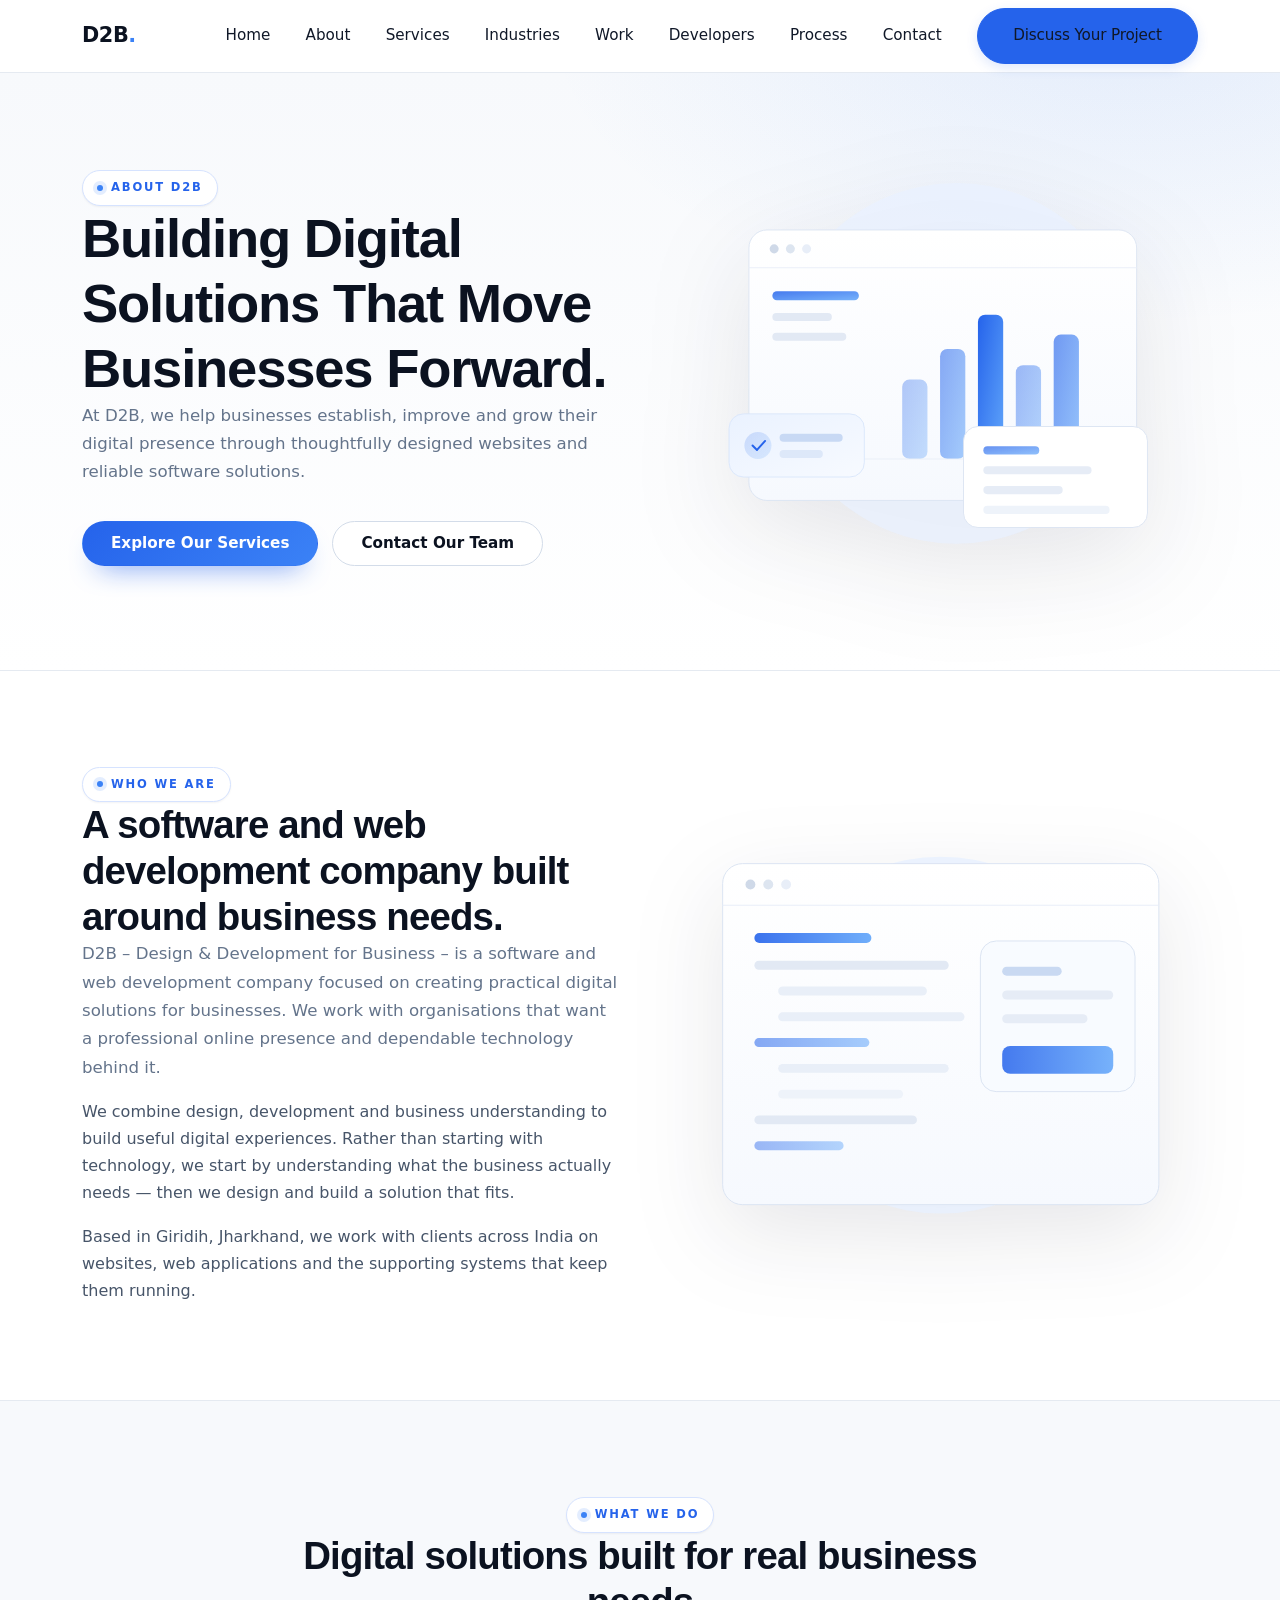
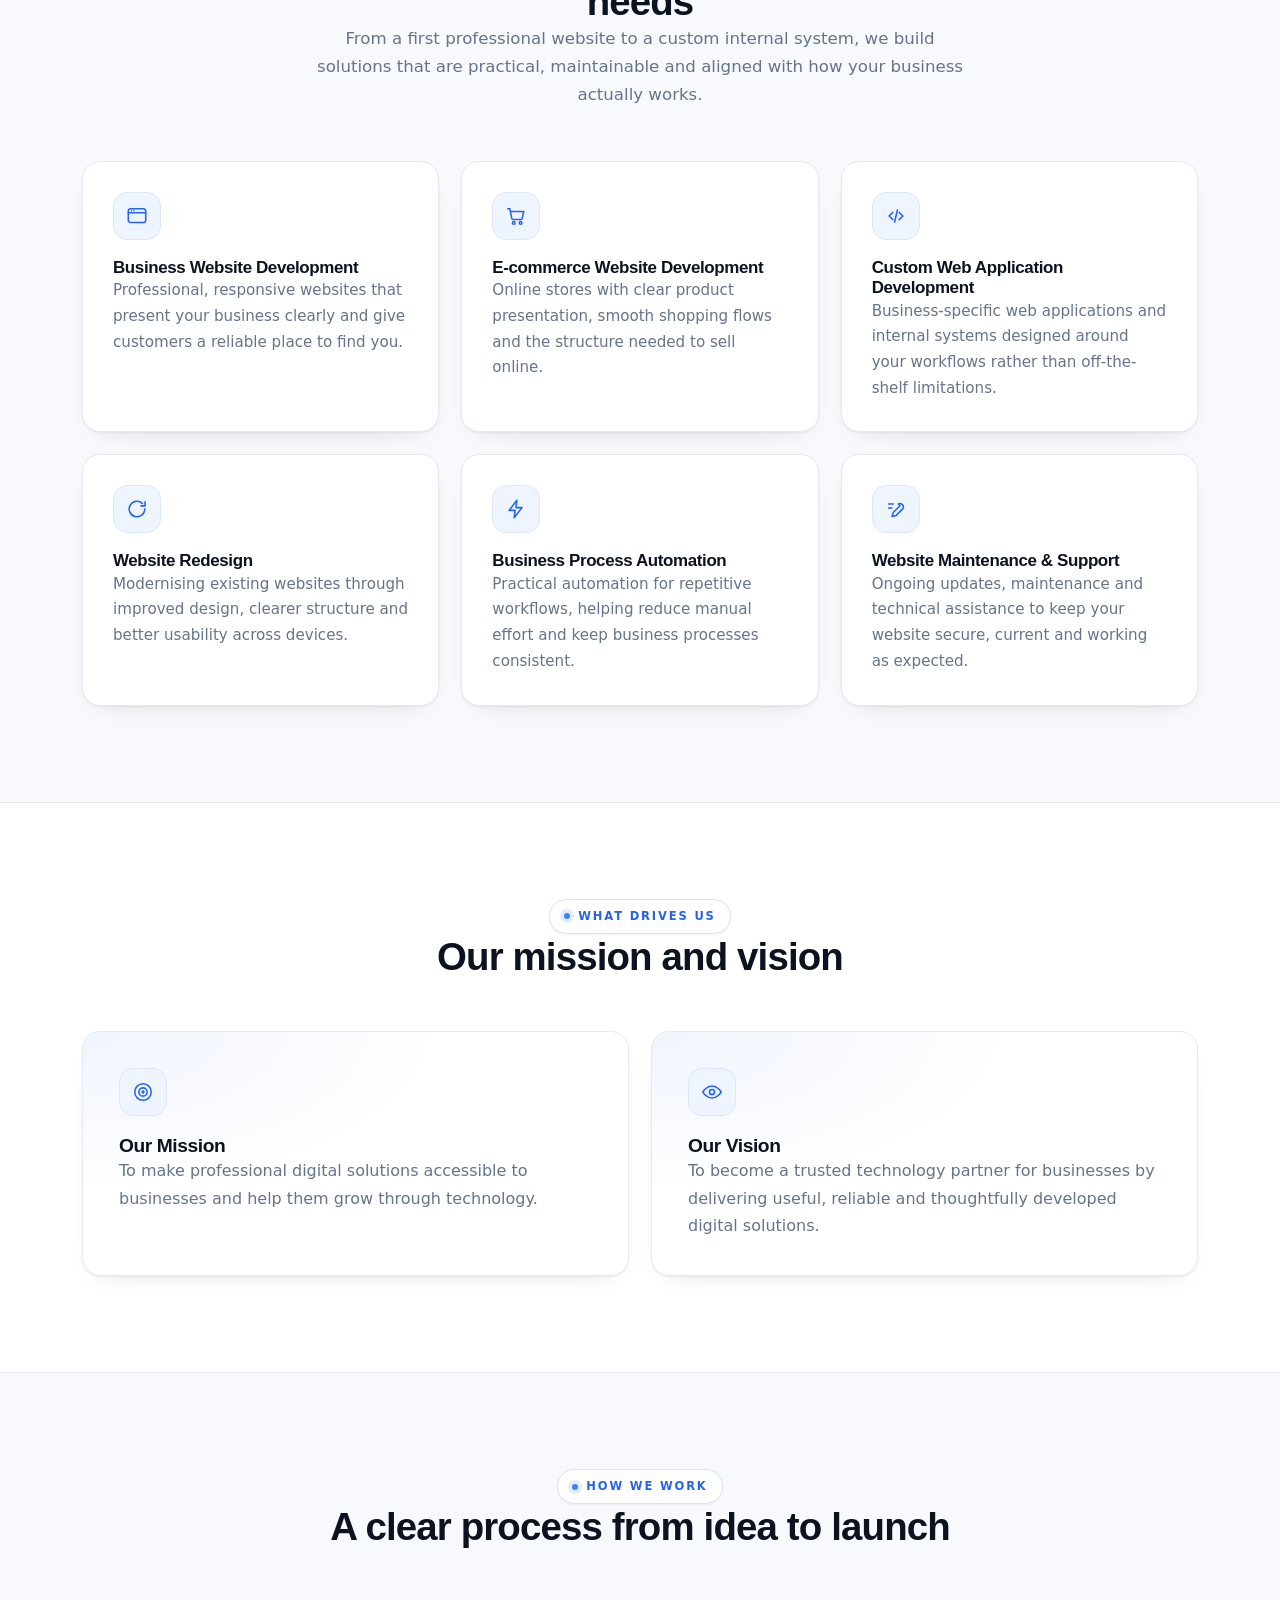
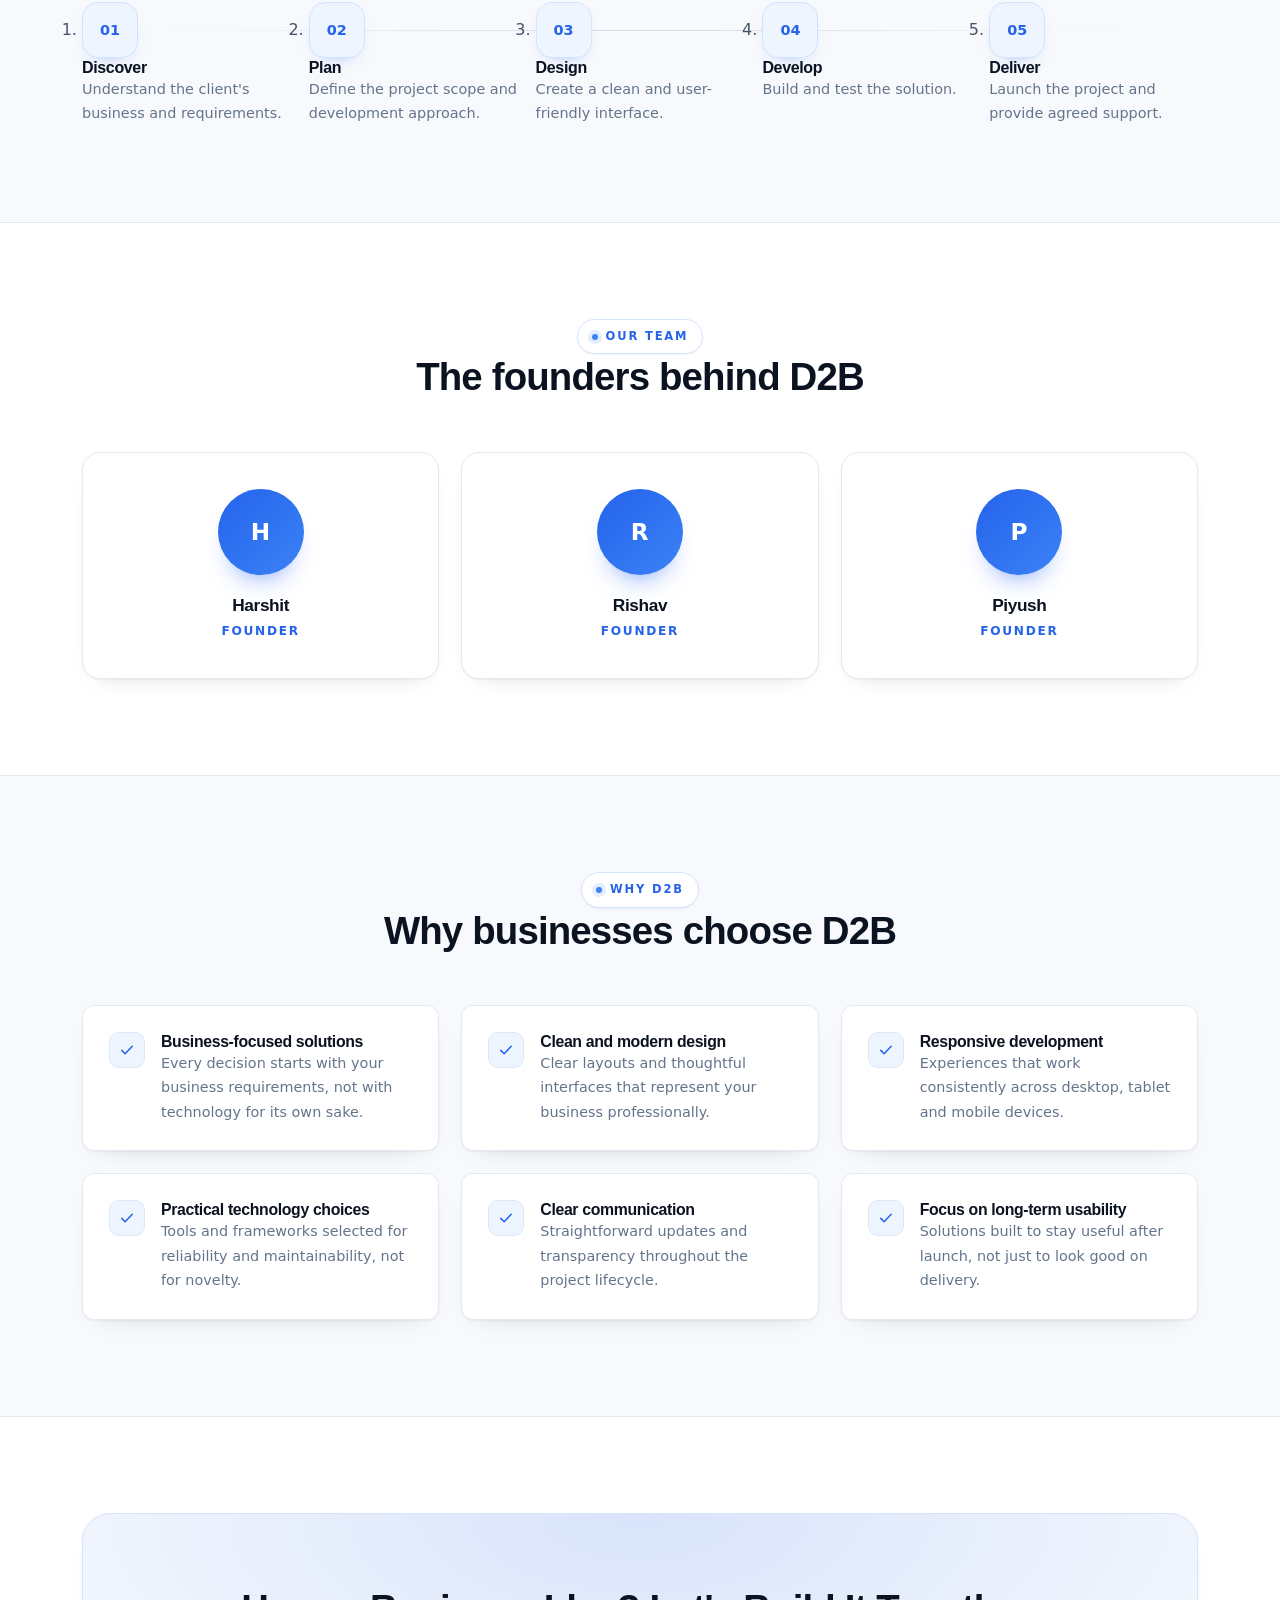
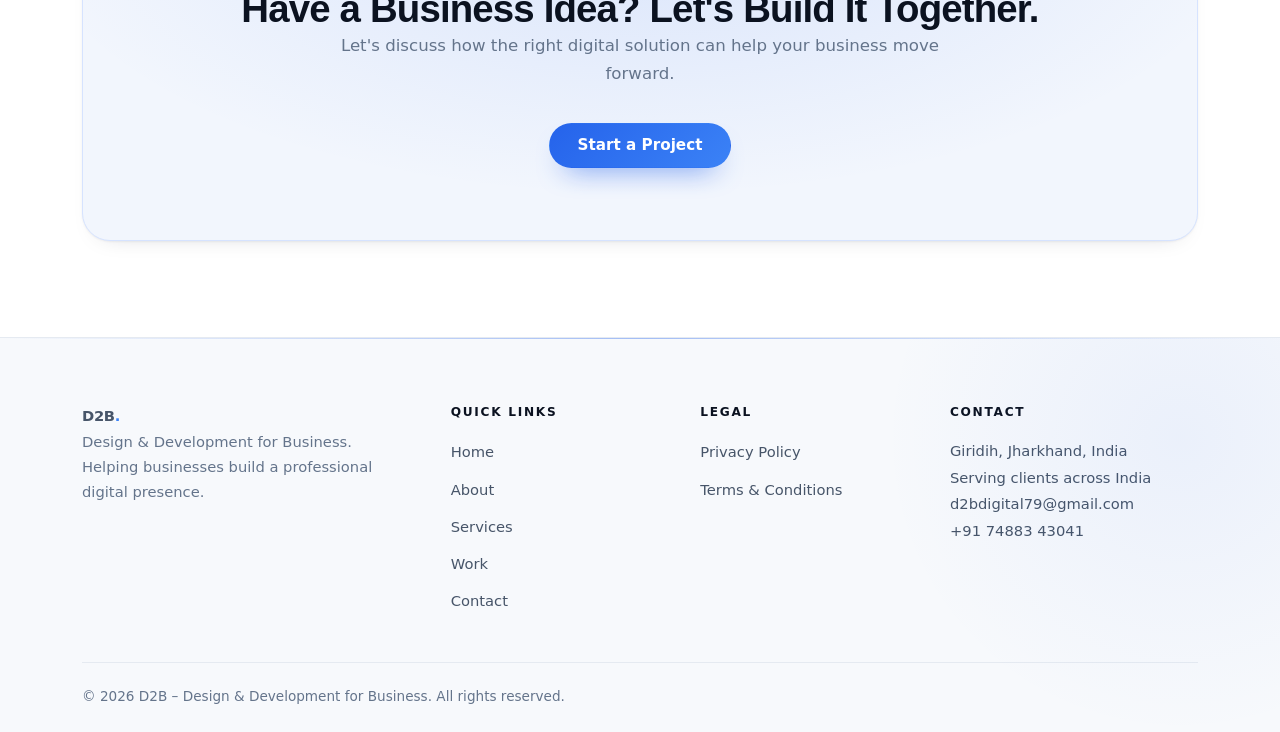
<file: About.html>
<!DOCTYPE html>
<html lang="en">

<head>
  <meta charset="utf-8">
  <meta name="viewport" content="width=device-width, initial-scale=1">
  <meta name="theme-color" content="#ffffff">

  <title>About D2B | Design &amp; Development for Business</title>
  <meta name="description"
    content="D2B is a software and web development company helping businesses establish, improve and grow their digital presence through thoughtfully designed websites and reliable software solutions.">
  <link rel="canonical" href="https://your-domain.com/about.html">
  <meta name="robots" content="index, follow">

  <!-- Open Graph -->
  <meta property="og:type" content="website">
  <meta property="og:site_name" content="D2B – Design &amp; Development for Business">
  <meta property="og:title" content="About D2B | Design &amp; Development for Business">
  <meta property="og:description"
    content="We help businesses establish, improve and grow their digital presence through thoughtfully designed websites and reliable software solutions.">
  <meta property="og:url" content="https://your-domain.com/about.html">
  <meta property="og:image" content="https://your-domain.com/assets/og-about.jpg">
  <meta property="og:locale" content="en_IN">
  <meta name="twitter:card" content="summary_large_image">
  <meta name="twitter:title" content="About D2B | Design &amp; Development for Business">
  <meta name="twitter:description" content="Building digital solutions that move businesses forward.">
  <meta name="twitter:image" content="https://your-domain.com/assets/og-about.jpg">

  <!-- Existing global stylesheet -->
  <link rel="stylesheet" href="styles.css">

  <script>document.documentElement.classList.add('ab-js');</script>

  <style>
    /* =========================================================
   D2B — ABOUT PAGE  (LIGHT THEME)
   All rules are scoped to body.about-page and prefixed .ab-
   so they cannot leak into index.html or other pages.
   Adjust the tokens below to fine-tune the light palette.
   ========================================================= */

    body.about-page {
      --ab-bg: #ffffff;
      --ab-bg-soft: #f7f9fc;
      --ab-bg-tint: #f2f6fd;
      --ab-surface: #ffffff;
      --ab-border: #e5eaf1;
      --ab-border-strong: #d3dce9;
      --ab-text: #0f172a;
      --ab-heading: #0b1220;
      --ab-body: #475569;
      --ab-muted: #64748b;
      --ab-primary: #2563eb;
      --ab-primary-2: #3b82f6;
      --ab-primary-soft: #eff5ff;
      --ab-radius: 18px;
      --ab-radius-sm: 12px;
      --ab-shadow-sm: 0 1px 2px rgba(15, 23, 42, .05), 0 10px 26px -20px rgba(15, 23, 42, .28);
      --ab-shadow-md: 0 2px 4px rgba(15, 23, 42, .04), 0 26px 50px -34px rgba(15, 23, 42, .42);
      --ab-max: 1180px;
      --ab-section-y: clamp(60px, 7.5vw, 104px);
      --ab-font: 'Inter', 'Plus Jakarta Sans', system-ui, -apple-system, 'Segoe UI', Roboto, Helvetica, Arial, sans-serif;

      margin: 0;
      background: var(--ab-bg);
      color: var(--ab-body);
      font-family: var(--ab-font);
      font-size: 16px;
      line-height: 1.7;
      overflow-x: hidden;
      -webkit-font-smoothing: antialiased;
      -moz-osx-font-smoothing: grayscale;
    }

    @media (prefers-reduced-motion: no-preference) {
      html {
        scroll-behavior: smooth;
      }
    }

    body.about-page *,
    body.about-page *::before,
    body.about-page *::after {
      box-sizing: border-box;
    }

    body.about-page img,
    body.about-page svg {
      max-width: 100%;
    }

    body.about-page h1,
    body.about-page h2,
    body.about-page h3 {
      margin: 0;
      color: var(--ab-heading);
      line-height: 1.2;
      letter-spacing: -.022em;
      font-weight: 700;
    }

    body.about-page p {
      margin: 0;
    }

    body.about-page ul {
      margin: 0;
      padding: 0;
      list-style: none;
    }

    /* ---------- Layout ---------- */
    .ab-container {
      width: 100%;
      max-width: var(--ab-max);
      margin-inline: auto;
      padding-inline: clamp(18px, 4vw, 32px);
    }

    .ab-section {
      padding-block: var(--ab-section-y);
      position: relative;
    }

    .ab-section--soft {
      background: var(--ab-bg-soft);
      border-block: 1px solid var(--ab-border);
    }

    .ab-section--tight {
      padding-block: clamp(44px, 5vw, 72px);
    }

    .ab-grid {
      display: grid;
      gap: 22px;
      grid-template-columns: repeat(auto-fit, minmax(290px, 1fr));
    }

    .ab-split {
      display: grid;
      grid-template-columns: 1.02fr .98fr;
      gap: clamp(32px, 5vw, 68px);
      align-items: center;
    }

    @media (max-width: 900px) {
      .ab-split {
        grid-template-columns: 1fr;
      }
    }

    /* ---------- Skip link ---------- */
    .ab-skip {
      position: absolute;
      left: -9999px;
      top: 0;
      z-index: 999;
      padding: 12px 20px;
      background: var(--ab-primary);
      color: #fff;
      font-weight: 600;
      font-size: .9rem;
      border-radius: 0 0 10px 0;
      text-decoration: none;
    }

    .ab-skip:focus {
      left: 0;
    }

    /* ---------- Header / Nav ---------- */
    .ab-header {
      position: sticky;
      top: 0;
      z-index: 70;
      background: rgba(255, 255, 255, .88);
      backdrop-filter: blur(14px) saturate(160%);
      -webkit-backdrop-filter: blur(14px) saturate(160%);
      border-bottom: 1px solid var(--ab-border);
    }

    .ab-nav {
      display: flex;
      align-items: center;
      justify-content: space-between;
      gap: 24px;
      min-height: 72px;
    }

    .ab-logo {
      font-size: 1.3rem;
      font-weight: 800;
      letter-spacing: -.02em;
      color: var(--ab-heading);
      text-decoration: none;
      white-space: nowrap;
    }

    .ab-logo span {
      color: var(--ab-primary-2);
    }

    .ab-nav__links {
      display: flex;
      align-items: center;
      gap: 2px;
    }

    .ab-nav__links a {
      color: var(--ab-body);
      text-decoration: none;
      font-size: .93rem;
      font-weight: 500;
      padding: 10px 15px;
      border-radius: 999px;
      transition: color .2s ease, background-color .2s ease;
    }

    .ab-nav__links a:hover {
      color: var(--ab-heading);
      background: var(--ab-bg-soft);
    }

    .ab-nav__links a.is-active {
      color: var(--ab-primary);
      background: var(--ab-primary-soft);
    }

    .ab-nav__links a.ab-nav__cta {
      margin-left: 8px;
      color: #fff;
      background: linear-gradient(135deg, var(--ab-primary), var(--ab-primary-2));
      box-shadow: 0 10px 22px -14px rgba(37, 99, 235, .85);
    }

    .ab-nav__links a.ab-nav__cta:hover {
      filter: brightness(1.05);
      color: #fff;
    }

    .ab-burger {
      display: none;
      width: 44px;
      height: 44px;
      padding: 0;
      flex-direction: column;
      align-items: center;
      justify-content: center;
      gap: 4px;
      background: #fff;
      border: 1px solid var(--ab-border-strong);
      border-radius: 12px;
      cursor: pointer;
    }

    .ab-burger span {
      display: block;
      width: 20px;
      height: 2px;
      border-radius: 2px;
      background: var(--ab-heading);
      transition: transform .28s ease, opacity .28s ease;
    }

    .ab-burger.is-open span:nth-child(1) {
      transform: translateY(6px) rotate(45deg);
    }

    .ab-burger.is-open span:nth-child(2) {
      opacity: 0;
    }

    .ab-burger.is-open span:nth-child(3) {
      transform: translateY(-6px) rotate(-45deg);
    }

    @media (max-width: 900px) {
      .ab-burger {
        display: flex;
      }

      .ab-nav__links {
        display: none;
        position: absolute;
        left: 0;
        right: 0;
        top: 100%;
        flex-direction: column;
        align-items: stretch;
        gap: 2px;
        padding: 14px clamp(18px, 4vw, 32px) 22px;
        background: #fff;
        border-bottom: 1px solid var(--ab-border);
        box-shadow: 0 28px 44px -30px rgba(15, 23, 42, .45);
      }

      .ab-nav__links.is-open {
        display: flex;
      }

      .ab-nav__links a {
        padding: 14px 16px;
        border-radius: 12px;
      }

      .ab-nav__links a.ab-nav__cta {
        margin-left: 0;
        margin-top: 6px;
        text-align: center;
      }
    }

    /* ---------- Buttons ---------- */
    .ab-btn {
      display: inline-flex;
      align-items: center;
      justify-content: center;
      gap: 10px;
      padding: 14px 28px;
      border-radius: 999px;
      font-size: .95rem;
      font-weight: 600;
      font-family: inherit;
      line-height: 1;
      text-decoration: none;
      border: 1px solid transparent;
      cursor: pointer;
      transition: transform .22s ease, box-shadow .22s ease,
        background-color .22s ease, border-color .22s ease, color .22s ease;
    }

    .ab-btn--primary {
      background: linear-gradient(135deg, var(--ab-primary), var(--ab-primary-2));
      color: #fff;
      box-shadow: 0 14px 28px -16px rgba(37, 99, 235, .95);
    }

    .ab-btn--primary:hover {
      transform: translateY(-2px);
      box-shadow: 0 20px 36px -16px rgba(37, 99, 235, 1);
    }

    .ab-btn--ghost {
      background: #fff;
      border-color: var(--ab-border-strong);
      color: var(--ab-heading);
    }

    .ab-btn--ghost:hover {
      transform: translateY(-2px);
      border-color: #9fb6d8;
      background: var(--ab-bg-soft);
    }

    .ab-btn:focus-visible,
    .ab-nav__links a:focus-visible,
    .ab-burger:focus-visible {
      outline: 2px solid var(--ab-primary);
      outline-offset: 3px;
    }

    .ab-btn-row {
      display: flex;
      flex-wrap: wrap;
      gap: 14px;
      margin-top: 34px;
    }

    /* ---------- Eyebrow / headings ---------- */
    .ab-eyebrow {
      display: inline-flex;
      align-items: center;
      gap: 8px;
      font-size: .72rem;
      font-weight: 700;
      letter-spacing: .16em;
      text-transform: uppercase;
      color: var(--ab-primary);
      padding: 7px 14px;
      border: 1px solid #d6e3ff;
      border-radius: 999px;
      background: #fff;
      box-shadow: var(--ab-shadow-sm);
    }

    .ab-eyebrow::before {
      content: "";
      width: 6px;
      height: 6px;
      border-radius: 50%;
      background: var(--ab-primary-2);
      box-shadow: 0 0 0 4px rgba(59, 130, 246, .14);
    }

    .ab-h1 {
      font-size: clamp(2.05rem, 4.8vw, 3.4rem);
      letter-spacing: -.032em;
      margin-top: 22px;
    }

    .ab-h2 {
      font-size: clamp(1.65rem, 3.2vw, 2.4rem);
      margin-top: 18px;
    }

    .ab-h3 {
      font-size: 1.06rem;
      letter-spacing: -.01em;
    }

    .ab-lead {
      margin-top: 20px;
      max-width: 62ch;
      font-size: clamp(1rem, 1.3vw, 1.07rem);
      color: var(--ab-muted);
    }

    .ab-text {
      color: var(--ab-body);
    }

    .ab-text+.ab-text {
      margin-top: 16px;
    }

    .ab-section-head {
      max-width: 760px;
      margin-bottom: clamp(34px, 4vw, 54px);
    }

    .ab-section-head--center {
      margin-inline: auto;
      text-align: center;
    }

    .ab-section-head--center .ab-lead {
      margin-inline: auto;
    }

    /* ---------- Hero ---------- */
    .ab-hero {
      position: relative;
      overflow: hidden;
      padding-block: clamp(48px, 6.5vw, 92px) clamp(52px, 7vw, 96px);
      background:
        radial-gradient(900px 480px at 88% -10%, rgba(59, 130, 246, .10), transparent 65%),
        linear-gradient(180deg, var(--ab-bg-soft) 0%, #ffffff 100%);
      border-bottom: 1px solid var(--ab-border);
    }

    .ab-hero__inner {
      display: grid;
      grid-template-columns: 1.04fr .96fr;
      gap: clamp(34px, 5vw, 68px);
      align-items: center;
    }

    @media (max-width: 900px) {
      .ab-hero__inner {
        grid-template-columns: 1fr;
      }

      .ab-hero__art {
        order: -1;
        max-width: 540px;
        margin-inline: auto;
      }
    }

    .ab-hero__art {
      width: 100%;
      height: auto;
      display: block;
      filter: drop-shadow(0 30px 50px rgba(15, 23, 42, .10));
    }

    /* ---------- Cards ---------- */
    .ab-card {
      position: relative;
      padding: clamp(22px, 2.6vw, 30px);
      border: 1px solid var(--ab-border);
      border-radius: var(--ab-radius);
      background: var(--ab-surface);
      box-shadow: var(--ab-shadow-sm);
      transition: transform .28s ease, box-shadow .28s ease, border-color .28s ease;
    }

    .ab-card:hover {
      transform: translateY(-4px);
      border-color: var(--ab-border-strong);
      box-shadow: var(--ab-shadow-md);
    }

    .ab-card p {
      margin-top: 10px;
      color: var(--ab-muted);
      font-size: .945rem;
    }

    .ab-icon {
      display: grid;
      place-items: center;
      width: 48px;
      height: 48px;
      margin-bottom: 18px;
      border-radius: 14px;
      color: var(--ab-primary);
      background: var(--ab-primary-soft);
      border: 1px solid #dbe7fb;
    }

    .ab-icon svg {
      width: 22px;
      height: 22px;
    }

    /* ---------- Mission / Vision ---------- */
    .ab-pillar {
      padding: clamp(26px, 3vw, 36px);
      border: 1px solid var(--ab-border);
      border-radius: var(--ab-radius);
      background:
        radial-gradient(120% 120% at 0% 0%, rgba(37, 99, 235, .07), transparent 55%),
        var(--ab-surface);
      box-shadow: var(--ab-shadow-sm);
      transition: transform .28s ease, box-shadow .28s ease, border-color .28s ease;
    }

    .ab-pillar:hover {
      transform: translateY(-4px);
      border-color: var(--ab-border-strong);
      box-shadow: var(--ab-shadow-md);
    }

    .ab-pillar h3 {
      font-size: 1.2rem;
      margin-bottom: 10px;
    }

    .ab-pillar p {
      color: var(--ab-muted);
    }

    /* ---------- Process ---------- */
    .ab-process {
      display: grid;
      grid-template-columns: repeat(5, 1fr);
      gap: 18px;
      position: relative;
    }

    .ab-process::before {
      content: "";
      position: absolute;
      top: 28px;
      left: 7%;
      right: 7%;
      height: 1px;
      background: linear-gradient(90deg, transparent, var(--ab-border-strong), transparent);
    }

    .ab-step {
      position: relative;
    }

    .ab-step__num {
      position: relative;
      z-index: 1;
      display: grid;
      place-items: center;
      width: 56px;
      height: 56px;
      border-radius: 16px;
      font-size: .9rem;
      font-weight: 700;
      color: var(--ab-primary);
      background: var(--ab-primary-soft);
      border: 1px solid #d3e3ff;
      box-shadow: 0 8px 18px -14px rgba(37, 99, 235, .7);
    }

    .ab-step__title {
      font-size: 1rem;
      margin-top: 20px;
    }

    .ab-step__text {
      margin-top: 8px;
      color: var(--ab-muted);
      font-size: .9rem;
    }

    @media (max-width: 900px) {
      .ab-process {
        grid-template-columns: 1fr;
        gap: 26px;
      }

      .ab-process::before {
        top: 12px;
        bottom: 12px;
        left: 27px;
        right: auto;
        width: 1px;
        height: auto;
        background: linear-gradient(180deg, transparent, var(--ab-border-strong), transparent);
      }

      .ab-step {
        padding-left: 82px;
      }

      .ab-step__num {
        position: absolute;
        left: 0;
        top: 0;
      }

      .ab-step__title {
        margin-top: 0;
      }
    }

    /* ---------- Team ---------- */
    .ab-founder {
      text-align: center;
      padding: clamp(26px, 3vw, 36px) 22px;
      border: 1px solid var(--ab-border);
      border-radius: var(--ab-radius);
      background: var(--ab-surface);
      box-shadow: var(--ab-shadow-sm);
      transition: transform .28s ease, box-shadow .28s ease, border-color .28s ease;
    }

    .ab-founder:hover {
      transform: translateY(-4px);
      border-color: var(--ab-border-strong);
      box-shadow: var(--ab-shadow-md);
    }

    .ab-avatar {
      width: 86px;
      height: 86px;
      margin: 0 auto 20px;
      display: grid;
      place-items: center;
      border-radius: 50%;
      font-size: 1.45rem;
      font-weight: 700;
      letter-spacing: .02em;
      color: #fff;
      background: linear-gradient(135deg, var(--ab-primary), var(--ab-primary-2));
      box-shadow: 0 16px 30px -20px rgba(37, 99, 235, 1);
    }

    .ab-founder h3 {
      font-size: 1.08rem;
    }

    .ab-founder .ab-role {
      display: block;
      margin-top: 6px;
      font-size: .76rem;
      font-weight: 700;
      letter-spacing: .14em;
      text-transform: uppercase;
      color: var(--ab-primary);
    }

    /* ---------- Why choose ---------- */
    .ab-feature {
      display: flex;
      gap: 16px;
      align-items: flex-start;
      padding: clamp(20px, 2.4vw, 26px);
      border: 1px solid var(--ab-border);
      border-radius: var(--ab-radius-sm);
      background: var(--ab-surface);
      box-shadow: var(--ab-shadow-sm);
      transition: transform .28s ease, box-shadow .28s ease, border-color .28s ease;
    }

    .ab-feature:hover {
      transform: translateY(-3px);
      border-color: var(--ab-border-strong);
      box-shadow: var(--ab-shadow-md);
    }

    .ab-feature .ab-check {
      flex: 0 0 auto;
      display: grid;
      place-items: center;
      width: 36px;
      height: 36px;
      border-radius: 10px;
      color: var(--ab-primary);
      background: var(--ab-primary-soft);
      border: 1px solid #dbe7fb;
    }

    .ab-feature .ab-check svg {
      width: 18px;
      height: 18px;
    }

    .ab-feature h3 {
      font-size: .99rem;
    }

    .ab-feature p {
      margin-top: 6px;
      color: var(--ab-muted);
      font-size: .9rem;
    }

    /* ---------- Final CTA ---------- */
    .ab-cta {
      position: relative;
      overflow: hidden;
      text-align: center;
      padding: clamp(40px, 6vw, 72px) clamp(24px, 4vw, 56px);
      border: 1px solid #d6e3ff;
      border-radius: clamp(20px, 3vw, 28px);
      background:
        radial-gradient(90% 140% at 50% 0%, rgba(37, 99, 235, .12), transparent 62%),
        var(--ab-bg-tint);
      box-shadow: var(--ab-shadow-sm);
    }

    .ab-cta .ab-lead {
      margin-inline: auto;
    }

    .ab-cta .ab-btn-row {
      justify-content: center;
    }

    /* ---------- Footer ---------- */
    .ab-footer {
      background: var(--ab-bg-soft);
      border-top: 1px solid var(--ab-border);
      padding-block: clamp(44px, 5vw, 64px) 24px;
    }

    .ab-footer__grid {
      display: grid;
      grid-template-columns: 1.6fr 1fr 1fr 1.25fr;
      gap: clamp(28px, 4vw, 56px);
    }

    @media (max-width: 900px) {
      .ab-footer__grid {
        grid-template-columns: 1fr 1fr;
      }
    }

    @media (max-width: 560px) {
      .ab-footer__grid {
        grid-template-columns: 1fr;
      }
    }

    .ab-footer h4 {
      margin: 0 0 16px;
      font-size: .76rem;
      font-weight: 700;
      letter-spacing: .14em;
      text-transform: uppercase;
      color: var(--ab-heading);
    }

    .ab-footer ul {
      display: grid;
      gap: 10px;
    }

    .ab-footer a {
      color: var(--ab-body);
      text-decoration: none;
      font-size: .92rem;
      transition: color .2s ease;
    }

    .ab-footer a:hover {
      color: var(--ab-primary);
    }

    .ab-footer address {
      font-style: normal;
      font-size: .92rem;
      color: var(--ab-body);
      line-height: 1.8;
    }

    .ab-footer__about p {
      margin-top: 14px;
      font-size: .92rem;
      color: var(--ab-muted);
      max-width: 34ch;
    }

    .ab-footer__bottom {
      margin-top: clamp(30px, 4vw, 48px);
      padding-top: 22px;
      border-top: 1px solid var(--ab-border);
      display: flex;
      flex-wrap: wrap;
      gap: 10px 18px;
      align-items: center;
      justify-content: space-between;
      font-size: .85rem;
      color: var(--ab-muted);
    }

    /* ---------- Scroll reveal (progressive enhancement) ---------- */
    .ab-js .ab-reveal {
      opacity: 0;
      transform: translateY(18px);
      transition: opacity .65s ease, transform .65s ease;
      will-change: opacity, transform;
    }

    .ab-js .ab-reveal.is-visible {
      opacity: 1;
      transform: none;
      will-change: auto;
    }

    @media (prefers-reduced-motion: reduce) {
      .ab-js .ab-reveal {
        opacity: 1 !important;
        transform: none !important;
        transition: none !important;
      }

      html {
        scroll-behavior: auto;
      }
    }
  </style>
</head>

<body class="about-page">

  <a class="ab-skip" href="#main">Skip to content</a>

  <!-- =========================================================
     NAVBAR
     If your index.html navbar markup differs, replace this
     <header> block with it verbatim and only add the About link.
     ========================================================= -->
  <header class="ab-header">
    <div class="ab-container ab-nav">
      <a href="index.html" class="ab-logo"
        aria-label="D2B – Design and Development for Business, home">D2B<span>.</span></a>

       <nav class="nav-links" id="desktopNav" aria-label="Main navigation">
                <a href="index.html#home">Home</a>
                <a href="about.html">About</a>
                <a href="index.html#services">Services</a>
                <a href="index.html#industries">Industries</a>
                <a href="index.html#work">Work</a>
                <a href="index.html#developers">Developers</a>
                <a href="index.html#process">Process</a>
                <a href="index.html#contact">Contact</a>
                <a href="index.html#contact" class="btn btn-primary">Discuss Your Project</a>
            </nav>

      <button class="ab-burger" id="navToggle" type="button" aria-label="Toggle navigation menu" aria-expanded="false"
        aria-controls="navLinks">
        <span></span><span></span><span></span>
      </button>
    </div>
  </header>

  <main id="main">

    <!-- =========================================================
       SECTION 1 — HERO
       ========================================================= -->
    <section class="ab-hero" aria-labelledby="hero-title">
      <div class="ab-container ab-hero__inner">
        <div>
          <span class="ab-eyebrow">About D2B</span>
          <h1 class="ab-h1" id="hero-title">Building Digital Solutions That Move Businesses Forward.</h1>
          <p class="ab-lead">
            At D2B, we help businesses establish, improve and grow their digital presence through
            thoughtfully designed websites and reliable software solutions.
          </p>
          <div class="ab-btn-row">
            <a class="ab-btn ab-btn--primary" href="index.html#services">Explore Our Services</a>
            <a class="ab-btn ab-btn--ghost" href="index.html#contact">Contact Our Team</a>
          </div>
        </div>

        <div>
          <svg class="ab-hero__art" viewBox="0 0 560 470" xmlns="http://www.w3.org/2000/svg" role="img"
            aria-label="Illustration of a web dashboard with an analytics chart and code panel, representing D2B's software and web development work">
            <defs>
              <linearGradient id="abHeroAccent" x1="0" y1="0" x2="1" y2="1">
                <stop offset="0" stop-color="#2563eb" />
                <stop offset="1" stop-color="#60a5fa" />
              </linearGradient>
              <linearGradient id="abHeroPanel" x1="0" y1="0" x2="0" y2="1">
                <stop offset="0" stop-color="#ffffff" />
                <stop offset="1" stop-color="#f6f9fe" />
              </linearGradient>
              <linearGradient id="abHeroSoft" x1="0" y1="0" x2="1" y2="1">
                <stop offset="0" stop-color="#eaf2ff" />
                <stop offset="1" stop-color="#f7faff" />
              </linearGradient>
            </defs>

            <circle cx="292" cy="230" r="200" fill="#e8f0ff" opacity="0.75" />
            <circle cx="292" cy="230" r="140" fill="#dcebff" opacity="0.55" />

            <!-- main dashboard card -->
            <rect x="62" y="82" width="430" height="300" rx="20" fill="url(#abHeroPanel)" stroke="#dbe4f2" />
            <path d="M62 124 H492" stroke="#e8eef8" />
            <circle cx="90" cy="103" r="5" fill="#cfd9e8" />
            <circle cx="108" cy="103" r="5" fill="#dde5f0" />
            <circle cx="126" cy="103" r="5" fill="#e8eef8" />

            <!-- left labels -->
            <rect x="88" y="150" width="96" height="10" rx="5" fill="url(#abHeroAccent)" opacity="0.85" />
            <rect x="88" y="174" width="66" height="9" rx="4.5" fill="#e2e9f4" />
            <rect x="88" y="196" width="82" height="9" rx="4.5" fill="#e2e9f4" />

            <!-- bar chart -->
            <rect x="232" y="248" width="28" height="88" rx="8" fill="url(#abHeroAccent)" opacity="0.35" />
            <rect x="274" y="214" width="28" height="122" rx="8" fill="url(#abHeroAccent)" opacity="0.55" />
            <rect x="316" y="176" width="28" height="160" rx="8" fill="url(#abHeroAccent)" />
            <rect x="358" y="232" width="28" height="104" rx="8" fill="url(#abHeroAccent)" opacity="0.45" />
            <rect x="400" y="198" width="28" height="138" rx="8" fill="url(#abHeroAccent)" opacity="0.65" />
            <path d="M88 336 H464" stroke="#e8eef8" />

            <!-- floating code panel -->
            <g>
              <rect x="300" y="300" width="204" height="112" rx="16" fill="#ffffff" stroke="#dbe4f2" />
              <rect x="322" y="322" width="62" height="9" rx="4.5" fill="url(#abHeroAccent)" opacity="0.7" />
              <rect x="322" y="344" width="120" height="9" rx="4.5" fill="#e6ecf6" />
              <rect x="322" y="366" width="88" height="9" rx="4.5" fill="#e6ecf6" />
              <rect x="322" y="388" width="140" height="9" rx="4.5" fill="#eef3fa" />
            </g>

            <!-- small badge -->
            <g>
              <rect x="40" y="286" width="150" height="70" rx="16" fill="url(#abHeroSoft)" stroke="#d9e6fb" />
              <circle cx="72" cy="321" r="15" fill="url(#abHeroAccent)" opacity="0.18" />
              <path d="M66 321 l5 5 9-10" stroke="#2563eb" stroke-width="2.2" stroke-linecap="round"
                stroke-linejoin="round" fill="none" />
              <rect x="96" y="308" width="70" height="9" rx="4.5" fill="#c8d9f4" />
              <rect x="96" y="326" width="48" height="9" rx="4.5" fill="#dde8f9" />
            </g>
          </svg>
        </div>
      </div>
    </section>

    <!-- =========================================================
       SECTION 2 — WHO WE ARE
       ========================================================= -->
    <section class="ab-section" aria-labelledby="who-title">
      <div class="ab-container ab-split">
        <div class="ab-reveal">
          <span class="ab-eyebrow">Who we are</span>
          <h2 class="ab-h2" id="who-title">A software and web development company built around business needs.</h2>
          <p class="ab-lead">
            D2B – Design &amp; Development for Business – is a software and web development company
            focused on creating practical digital solutions for businesses. We work with
            organisations that want a professional online presence and dependable technology
            behind it.
          </p>
          <p class="ab-text" style="margin-top:16px;">
            We combine design, development and business understanding to build useful digital
            experiences. Rather than starting with technology, we start by understanding what the
            business actually needs — then we design and build a solution that fits.
          </p>
          <p class="ab-text">
            Based in Giridih, Jharkhand, we work with clients across India on websites, web
            applications and the supporting systems that keep them running.
          </p>
        </div>

        <div class="ab-reveal">
          <svg viewBox="0 0 520 430" xmlns="http://www.w3.org/2000/svg" role="img"
            aria-label="Illustration of a code editor window representing D2B's custom software development process"
            style="width:100%; height:auto; display:block; filter:drop-shadow(0 28px 44px rgba(15,23,42,.10));">
            <defs>
              <linearGradient id="abWhoPanel" x1="0" y1="0" x2="0" y2="1">
                <stop offset="0" stop-color="#ffffff" />
                <stop offset="1" stop-color="#f6f9fe" />
              </linearGradient>
              <linearGradient id="abWhoAccent" x1="0" y1="0" x2="1" y2="0">
                <stop offset="0" stop-color="#2563eb" />
                <stop offset="1" stop-color="#60a5fa" />
              </linearGradient>
            </defs>

            <circle cx="260" cy="215" r="180" fill="#e8f0ff" opacity="0.8" />

            <rect x="40" y="42" width="440" height="344" rx="20" fill="url(#abWhoPanel)" stroke="#dbe4f2" />
            <path d="M40 84 H480" stroke="#e8eef8" />
            <circle cx="68" cy="63" r="5" fill="#cfd9e8" />
            <circle cx="86" cy="63" r="5" fill="#dde5f0" />
            <circle cx="104" cy="63" r="5" fill="#e8eef8" />

            <rect x="72" y="112" width="118" height="10" rx="5" fill="url(#abWhoAccent)" opacity="0.9" />
            <rect x="72" y="140" width="196" height="9" rx="4.5" fill="#e2e9f4" />
            <rect x="96" y="166" width="150" height="9" rx="4.5" fill="#e9eff8" />
            <rect x="96" y="192" width="188" height="9" rx="4.5" fill="#e9eff8" />
            <rect x="72" y="218" width="116" height="9" rx="4.5" fill="url(#abWhoAccent)" opacity="0.55" />
            <rect x="96" y="244" width="172" height="9" rx="4.5" fill="#e9eff8" />
            <rect x="96" y="270" width="126" height="9" rx="4.5" fill="#eef3fa" />
            <rect x="72" y="296" width="164" height="9" rx="4.5" fill="#e2e9f4" />
            <rect x="72" y="322" width="90" height="9" rx="4.5" fill="url(#abWhoAccent)" opacity="0.45" />

            <rect x="300" y="120" width="156" height="152" rx="16" fill="#f8fbff" stroke="#dbe4f2" />
            <rect x="322" y="146" width="60" height="9" rx="4.5" fill="#c9d9f2" />
            <rect x="322" y="170" width="112" height="9" rx="4.5" fill="#e6ecf6" />
            <rect x="322" y="194" width="86" height="9" rx="4.5" fill="#e6ecf6" />
            <rect x="322" y="226" width="112" height="28" rx="8" fill="url(#abWhoAccent)" opacity="0.85" />
          </svg>
        </div>
      </div>
    </section>

    <!-- =========================================================
       SECTION 3 — WHAT WE DO
       ========================================================= -->
    <section class="ab-section ab-section--soft" id="services" aria-labelledby="services-title">
      <div class="ab-container">
        <div class="ab-section-head ab-section-head--center ab-reveal">
          <span class="ab-eyebrow">What we do</span>
          <h2 class="ab-h2" id="services-title">Digital solutions built for real business needs</h2>
          <p class="ab-lead">
            From a first professional website to a custom internal system, we build solutions that
            are practical, maintainable and aligned with how your business actually works.
          </p>
        </div>

        <div class="ab-grid">
          <article class="ab-card ab-reveal">
            <div class="ab-icon" aria-hidden="true">
              <svg viewBox="0 0 24 24" fill="none" stroke="currentColor" stroke-width="1.7" stroke-linecap="round"
                stroke-linejoin="round">
                <rect x="2.5" y="4" width="19" height="15" rx="2.5" />
                <path d="M2.5 8.5h19" />
                <path d="M6 6.2h.01M8.6 6.2h.01" />
              </svg>
            </div>
            <h3 class="ab-h3">Business Website Development</h3>
            <p>Professional, responsive websites that present your business clearly and give customers a reliable place
              to find you.</p>
          </article>

          <article class="ab-card ab-reveal">
            <div class="ab-icon" aria-hidden="true">
              <svg viewBox="0 0 24 24" fill="none" stroke="currentColor" stroke-width="1.7" stroke-linecap="round"
                stroke-linejoin="round">
                <path d="M3 4h2.2l2.1 10.4a1.8 1.8 0 0 0 1.8 1.4h7.9a1.8 1.8 0 0 0 1.8-1.4L20.5 7H6" />
                <circle cx="9.5" cy="19.5" r="1.4" />
                <circle cx="17" cy="19.5" r="1.4" />
              </svg>
            </div>
            <h3 class="ab-h3">E-commerce Website Development</h3>
            <p>Online stores with clear product presentation, smooth shopping flows and the structure needed to sell
              online.</p>
          </article>

          <article class="ab-card ab-reveal">
            <div class="ab-icon" aria-hidden="true">
              <svg viewBox="0 0 24 24" fill="none" stroke="currentColor" stroke-width="1.7" stroke-linecap="round"
                stroke-linejoin="round">
                <path d="M8.5 8 4.5 12l4 4" />
                <path d="M15.5 8l4 4-4 4" />
                <path d="M13.5 5.5l-3 13" />
              </svg>
            </div>
            <h3 class="ab-h3">Custom Web Application Development</h3>
            <p>Business-specific web applications and internal systems designed around your workflows rather than
              off-the-shelf limitations.</p>
          </article>

          <article class="ab-card ab-reveal">
            <div class="ab-icon" aria-hidden="true">
              <svg viewBox="0 0 24 24" fill="none" stroke="currentColor" stroke-width="1.7" stroke-linecap="round"
                stroke-linejoin="round">
                <path d="M20.5 12a8.5 8.5 0 1 1-2.6-6.1" />
                <path d="M20.8 4.2v4.4h-4.4" />
              </svg>
            </div>
            <h3 class="ab-h3">Website Redesign</h3>
            <p>Modernising existing websites through improved design, clearer structure and better usability across
              devices.</p>
          </article>

          <article class="ab-card ab-reveal">
            <div class="ab-icon" aria-hidden="true">
              <svg viewBox="0 0 24 24" fill="none" stroke="currentColor" stroke-width="1.7" stroke-linecap="round"
                stroke-linejoin="round">
                <path d="M13 2.5 4.5 13.5H11l-1 8 8.5-11H12l1-8Z" />
              </svg>
            </div>
            <h3 class="ab-h3">Business Process Automation</h3>
            <p>Practical automation for repetitive workflows, helping reduce manual effort and keep business processes
              consistent.</p>
          </article>

          <article class="ab-card ab-reveal">
            <div class="ab-icon" aria-hidden="true">
              <svg viewBox="0 0 24 24" fill="none" stroke="currentColor" stroke-width="1.7" stroke-linecap="round"
                stroke-linejoin="round">
                <path d="M14.5 6.5a3.8 3.8 0 0 1 5.1 5.1l-7.4 7.4-4.4 1.2 1.2-4.4 7.4-7.4Z" />
                <path d="M4 6.5h5M4 11h3.5" />
              </svg>
            </div>
            <h3 class="ab-h3">Website Maintenance &amp; Support</h3>
            <p>Ongoing updates, maintenance and technical assistance to keep your website secure, current and working as
              expected.</p>
          </article>
        </div>
      </div>
    </section>

    <!-- =========================================================
       SECTION 4 & 5 — MISSION & VISION
       ========================================================= -->
    <section class="ab-section" aria-labelledby="mission-title">
      <div class="ab-container">
        <div class="ab-section-head ab-section-head--center ab-reveal">
          <span class="ab-eyebrow">What drives us</span>
          <h2 class="ab-h2" id="mission-title">Our mission and vision</h2>
        </div>

        <div class="ab-grid" style="grid-template-columns:repeat(auto-fit, minmax(320px, 1fr));">
          <article class="ab-pillar ab-reveal">
            <div class="ab-icon" aria-hidden="true">
              <svg viewBox="0 0 24 24" fill="none" stroke="currentColor" stroke-width="1.7" stroke-linecap="round"
                stroke-linejoin="round">
                <circle cx="12" cy="12" r="9" />
                <circle cx="12" cy="12" r="4.5" />
                <circle cx="12" cy="12" r="1" />
              </svg>
            </div>
            <h3>Our Mission</h3>
            <p>
              To make professional digital solutions accessible to businesses and help them grow
              through technology.
            </p>
          </article>

          <article class="ab-pillar ab-reveal">
            <div class="ab-icon" aria-hidden="true">
              <svg viewBox="0 0 24 24" fill="none" stroke="currentColor" stroke-width="1.7" stroke-linecap="round"
                stroke-linejoin="round">
                <path d="M2 12s3.6-6.5 10-6.5S22 12 22 12s-3.6 6.5-10 6.5S2 12 2 12Z" />
                <circle cx="12" cy="12" r="2.8" />
              </svg>
            </div>
            <h3>Our Vision</h3>
            <p>
              To become a trusted technology partner for businesses by delivering useful, reliable
              and thoughtfully developed digital solutions.
            </p>
          </article>
        </div>
      </div>
    </section>

    <!-- =========================================================
       SECTION 6 — HOW WE WORK
       ========================================================= -->
    <section class="ab-section ab-section--soft" aria-labelledby="process-title">
      <div class="ab-container">
        <div class="ab-section-head ab-section-head--center ab-reveal">
          <span class="ab-eyebrow">How we work</span>
          <h2 class="ab-h2" id="process-title">A clear process from idea to launch</h2>
        </div>

        <ol class="ab-process">
          <li class="ab-step ab-reveal">
            <span class="ab-step__num" aria-hidden="true">01</span>
            <h3 class="ab-step__title">Discover</h3>
            <p class="ab-step__text">Understand the client's business and requirements.</p>
          </li>
          <li class="ab-step ab-reveal">
            <span class="ab-step__num" aria-hidden="true">02</span>
            <h3 class="ab-step__title">Plan</h3>
            <p class="ab-step__text">Define the project scope and development approach.</p>
          </li>
          <li class="ab-step ab-reveal">
            <span class="ab-step__num" aria-hidden="true">03</span>
            <h3 class="ab-step__title">Design</h3>
            <p class="ab-step__text">Create a clean and user-friendly interface.</p>
          </li>
          <li class="ab-step ab-reveal">
            <span class="ab-step__num" aria-hidden="true">04</span>
            <h3 class="ab-step__title">Develop</h3>
            <p class="ab-step__text">Build and test the solution.</p>
          </li>
          <li class="ab-step ab-reveal">
            <span class="ab-step__num" aria-hidden="true">05</span>
            <h3 class="ab-step__title">Deliver</h3>
            <p class="ab-step__text">Launch the project and provide agreed support.</p>
          </li>
        </ol>
      </div>
    </section>

    <!-- =========================================================
       SECTION 7 — OUR TEAM
       ========================================================= -->
    <section class="ab-section" aria-labelledby="team-title">
      <div class="ab-container">
        <div class="ab-section-head ab-section-head--center ab-reveal">
          <span class="ab-eyebrow">Our team</span>
          <h2 class="ab-h2" id="team-title">The founders behind D2B</h2>
        </div>

        <div class="ab-grid" style="grid-template-columns:repeat(auto-fit, minmax(240px, 1fr));">
          <article class="ab-founder ab-reveal">
            <div class="ab-avatar" aria-hidden="true">H</div>
            <h3>Harshit</h3>
            <span class="ab-role">Founder</span>
          </article>

          <article class="ab-founder ab-reveal">
            <div class="ab-avatar" aria-hidden="true">R</div>
            <h3>Rishav</h3>
            <span class="ab-role">Founder</span>
          </article>

          <article class="ab-founder ab-reveal">
            <div class="ab-avatar" aria-hidden="true">P</div>
            <h3>Piyush</h3>
            <span class="ab-role">Founder</span>
          </article>
        </div>
      </div>
    </section>

    <!-- =========================================================
       SECTION 8 — WHY CHOOSE D2B
       ========================================================= -->
    <section class="ab-section ab-section--soft" aria-labelledby="why-title">
      <div class="ab-container">
        <div class="ab-section-head ab-section-head--center ab-reveal">
          <span class="ab-eyebrow">Why D2B</span>
          <h2 class="ab-h2" id="why-title">Why businesses choose D2B</h2>
        </div>

        <div class="ab-grid">
          <div class="ab-feature ab-reveal">
            <span class="ab-check" aria-hidden="true">
              <svg viewBox="0 0 24 24" fill="none" stroke="currentColor" stroke-width="2" stroke-linecap="round"
                stroke-linejoin="round">
                <path d="m5 12.5 4.5 4.5L19 7" />
              </svg>
            </span>
            <div>
              <h3>Business-focused solutions</h3>
              <p>Every decision starts with your business requirements, not with technology for its own sake.</p>
            </div>
          </div>

          <div class="ab-feature ab-reveal">
            <span class="ab-check" aria-hidden="true">
              <svg viewBox="0 0 24 24" fill="none" stroke="currentColor" stroke-width="2" stroke-linecap="round"
                stroke-linejoin="round">
                <path d="m5 12.5 4.5 4.5L19 7" />
              </svg>
            </span>
            <div>
              <h3>Clean and modern design</h3>
              <p>Clear layouts and thoughtful interfaces that represent your business professionally.</p>
            </div>
          </div>

          <div class="ab-feature ab-reveal">
            <span class="ab-check" aria-hidden="true">
              <svg viewBox="0 0 24 24" fill="none" stroke="currentColor" stroke-width="2" stroke-linecap="round"
                stroke-linejoin="round">
                <path d="m5 12.5 4.5 4.5L19 7" />
              </svg>
            </span>
            <div>
              <h3>Responsive development</h3>
              <p>Experiences that work consistently across desktop, tablet and mobile devices.</p>
            </div>
          </div>

          <div class="ab-feature ab-reveal">
            <span class="ab-check" aria-hidden="true">
              <svg viewBox="0 0 24 24" fill="none" stroke="currentColor" stroke-width="2" stroke-linecap="round"
                stroke-linejoin="round">
                <path d="m5 12.5 4.5 4.5L19 7" />
              </svg>
            </span>
            <div>
              <h3>Practical technology choices</h3>
              <p>Tools and frameworks selected for reliability and maintainability, not for novelty.</p>
            </div>
          </div>

          <div class="ab-feature ab-reveal">
            <span class="ab-check" aria-hidden="true">
              <svg viewBox="0 0 24 24" fill="none" stroke="currentColor" stroke-width="2" stroke-linecap="round"
                stroke-linejoin="round">
                <path d="m5 12.5 4.5 4.5L19 7" />
              </svg>
            </span>
            <div>
              <h3>Clear communication</h3>
              <p>Straightforward updates and transparency throughout the project lifecycle.</p>
            </div>
          </div>

          <div class="ab-feature ab-reveal">
            <span class="ab-check" aria-hidden="true">
              <svg viewBox="0 0 24 24" fill="none" stroke="currentColor" stroke-width="2" stroke-linecap="round"
                stroke-linejoin="round">
                <path d="m5 12.5 4.5 4.5L19 7" />
              </svg>
            </span>
            <div>
              <h3>Focus on long-term usability</h3>
              <p>Solutions built to stay useful after launch, not just to look good on delivery.</p>
            </div>
          </div>
        </div>
      </div>
    </section>

    <!-- =========================================================
       SECTION 9 — FINAL CTA
       ========================================================= -->
    <section class="ab-section" aria-labelledby="cta-title">
      <div class="ab-container">
        <div class="ab-cta ab-reveal">
          <h2 class="ab-h2" id="cta-title" style="margin-top:0;">
            Have a Business Idea? Let's Build It Together.
          </h2>
          <p class="ab-lead">
            Let's discuss how the right digital solution can help your business move forward.
          </p>
          <div class="ab-btn-row">
            <a class="ab-btn ab-btn--primary" href="index.html#contact">Start a Project</a>
          </div>
        </div>
      </div>
    </section>

  </main>

  <!-- =========================================================
     FOOTER
     Replace this <footer> with your existing homepage footer
     markup so both pages stay identical.
     ========================================================= -->
  <footer class="ab-footer">
    <div class="ab-container">
      <div class="ab-footer__grid">
        <div class="ab-footer__about">
          <a href="index.html" class="ab-logo"
            aria-label="D2B – Design and Development for Business, home">D2B<span>.</span></a>
          <p>Design &amp; Development for Business. Helping businesses build a professional digital presence.</p>
        </div>

        <div>
          <h4>Quick Links</h4>
          <ul>
            <li><a href="index.html">Home</a></li>
            <li><a href="about.html" aria-current="page">About</a></li>
            <li><a href="index.html#services">Services</a></li>
            <li><a href="index.html#work">Work</a></li>
            <li><a href="index.html#contact">Contact</a></li>
          </ul>
        </div>

        <div>
          <h4>Legal</h4>
          <ul>
            <li><a href="privacy-policy.html">Privacy Policy</a></li>
            <li><a href="terms-and-conditions.html">Terms &amp; Conditions</a></li>
          </ul>
        </div>

        <div>
          <h4>Contact</h4>
          <address>
            Giridih, Jharkhand, India<br>
            Serving clients across India<br>
            <a href="mailto:d2bdigital79@gmail.com">d2bdigital79@gmail.com</a><br>
            <a href="tel:+917488343041">+91 74883 43041</a>
          </address>
        </div>
      </div>

      <div class="ab-footer__bottom">
        <span>&copy; <span id="year">2025</span> D2B – Design &amp; Development for Business. All rights
          reserved.</span>
      </div>
    </div>
  </footer>

  <script>
    (function () {
      'use strict';

      /* ---------------- Mobile navigation ---------------- */
      var toggle = document.getElementById('navToggle');
      var links = document.getElementById('navLinks');

      function closeNav() {
        if (!links || !toggle) return;
        links.classList.remove('is-open');
        toggle.classList.remove('is-open');
        toggle.setAttribute('aria-expanded', 'false');
      }

      if (toggle && links) {
        toggle.addEventListener('click', function () {
          var isOpen = links.classList.toggle('is-open');
          toggle.classList.toggle('is-open', isOpen);
          toggle.setAttribute('aria-expanded', isOpen ? 'true' : 'false');
        });

        links.addEventListener('click', function (e) {
          if (e.target.tagName === 'A') closeNav();
        });

        document.addEventListener('keydown', function (e) {
          if (e.key === 'Escape') closeNav();
        });

        window.addEventListener('resize', function () {
          if (window.innerWidth > 900) closeNav();
        });
      }

      /* ---------------- Scroll reveal ---------------- */
      var reduceMotion = window.matchMedia('(prefers-reduced-motion: reduce)').matches;
      var items = document.querySelectorAll('.ab-reveal');

      if (reduceMotion || !('IntersectionObserver' in window)) {
        for (var i = 0; i < items.length; i++) items[i].classList.add('is-visible');
      } else {
        var observer = new IntersectionObserver(function (entries) {
          entries.forEach(function (entry) {
            if (entry.isIntersecting) {
              entry.target.classList.add('is-visible');
              observer.unobserve(entry.target);
            }
          });
        }, { rootMargin: '0px 0px -8% 0px', threshold: 0.12 });

        for (var j = 0; j < items.length; j++) observer.observe(items[j]);
      }

      /* ---------------- Copyright year ---------------- */
      var yearEl = document.getElementById('year');
      if (yearEl) yearEl.textContent = new Date().getFullYear();
    })();
  </script>

  <!-- Structured data — verified company information only -->
  <script type="application/ld+json">
{
  "@context": "https://schema.org",
  "@type": "AboutPage",
  "name": "About D2B | Design & Development for Business",
  "url": "https://your-domain.com/about.html",
  "description": "D2B is a software and web development company helping businesses establish, improve and grow their digital presence.",
  "publisher": {
    "@type": "Organization",
    "name": "D2B",
    "alternateName": "Design & Development for Business",
    "email": "d2bdigital79@gmail.com",
    "telephone": "+917488343041",
    "address": {
      "@type": "PostalAddress",
      "addressLocality": "Giridih",
      "addressRegion": "Jharkhand",
      "addressCountry": "IN"
    },
    "areaServed": { "@type": "Country", "name": "India" }
  }
}
</script>

</body>

</html>
</file>
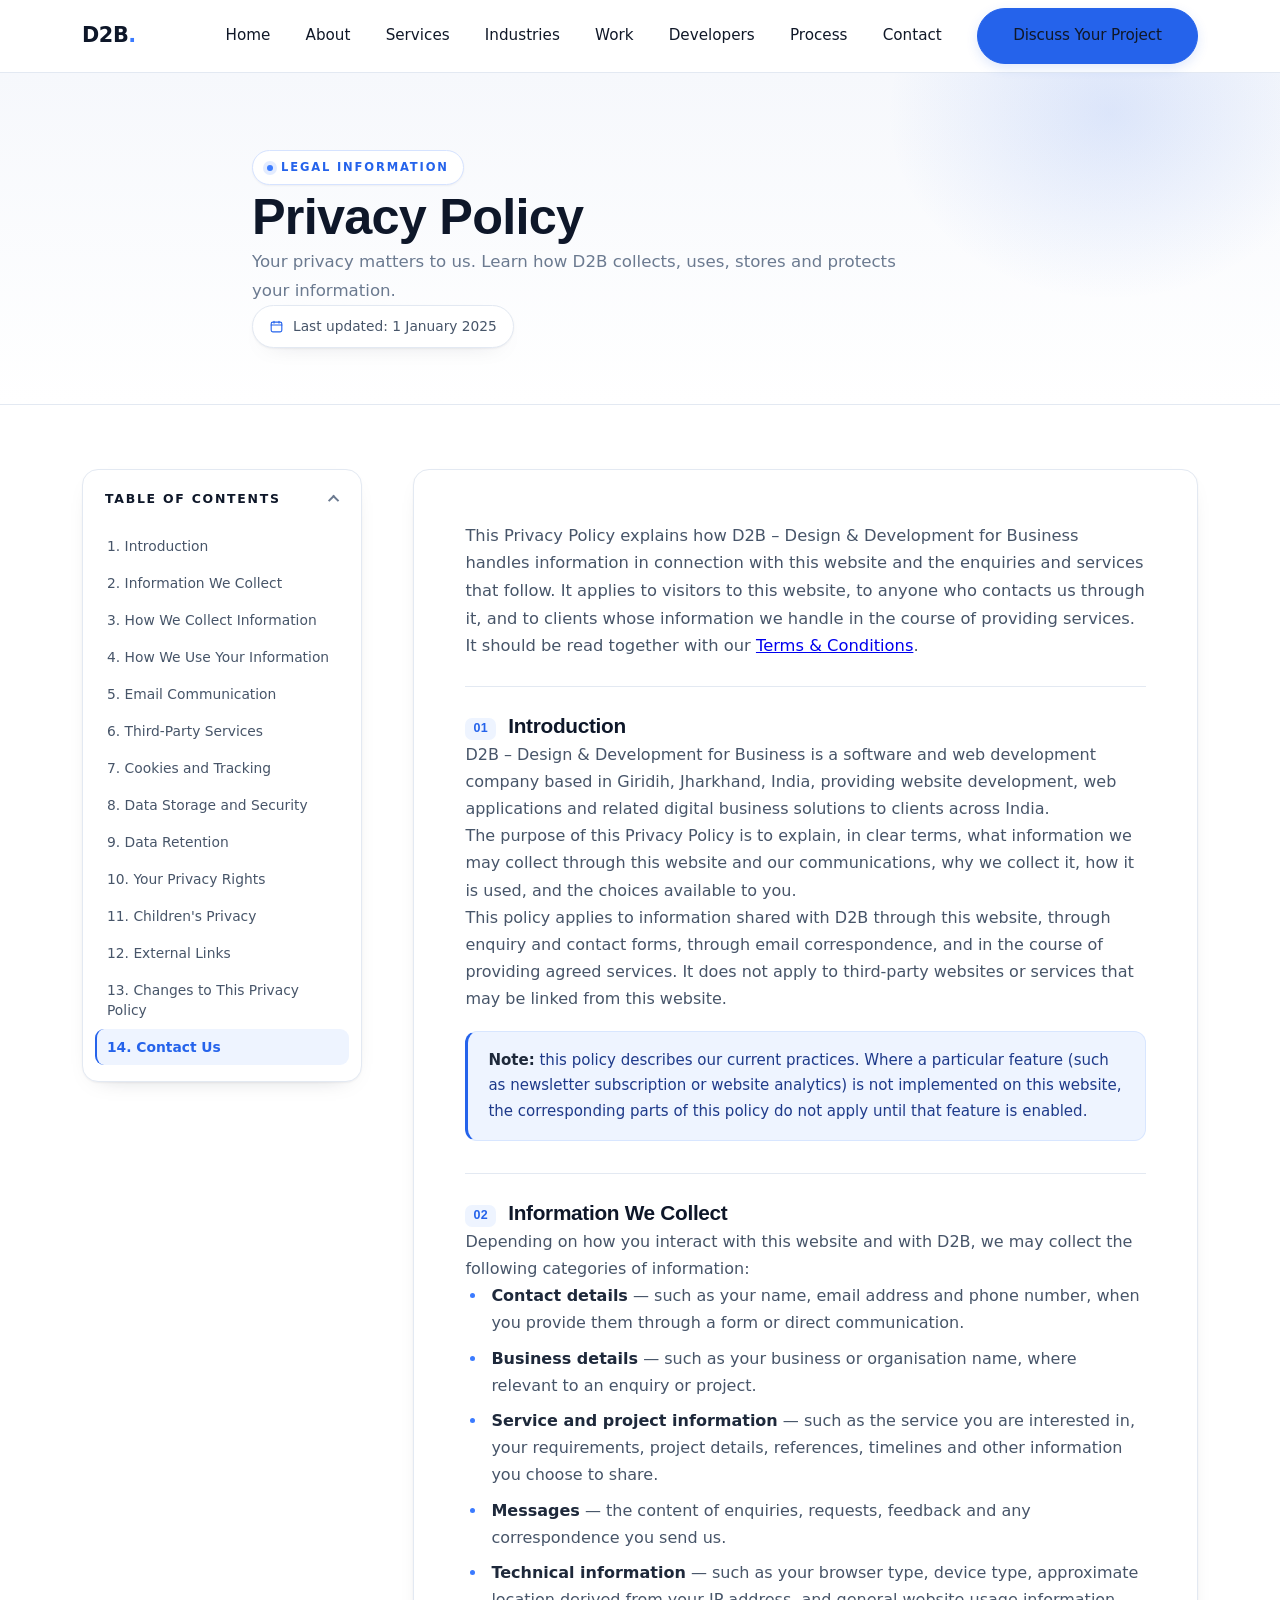
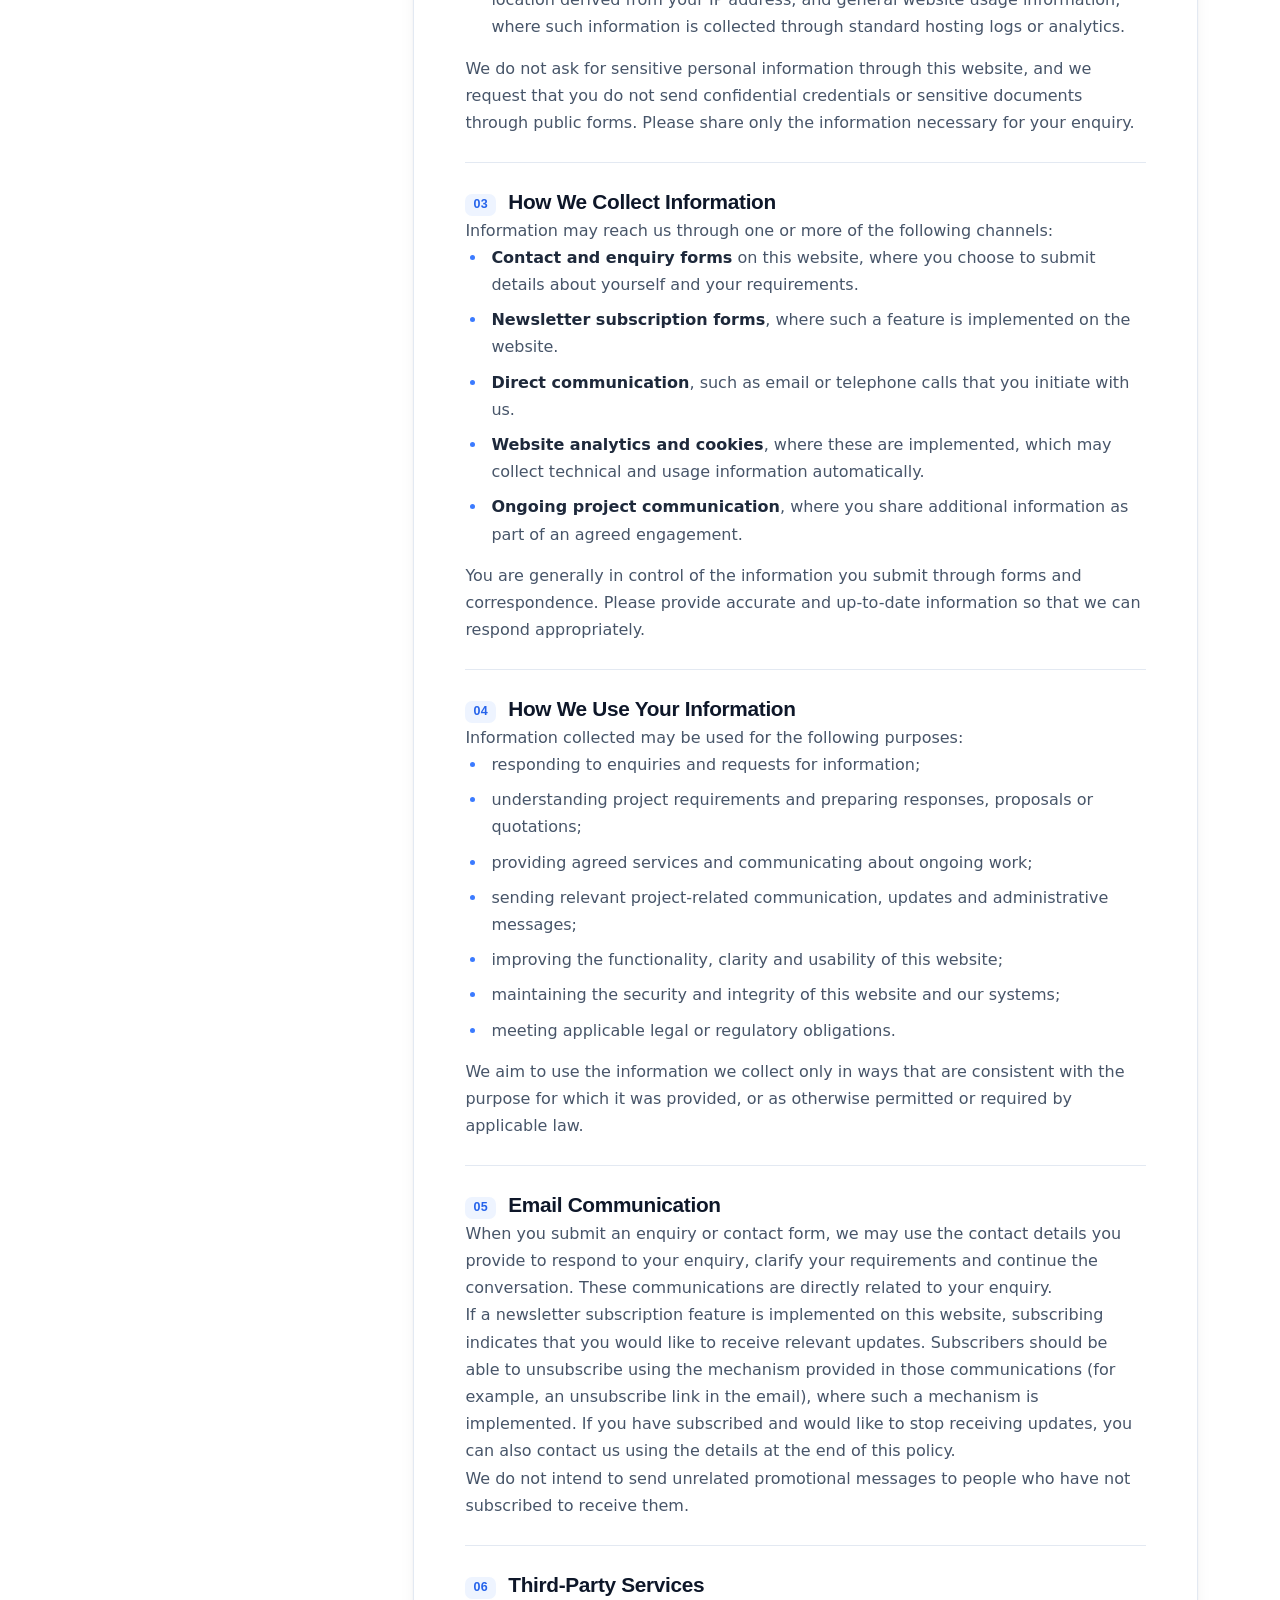
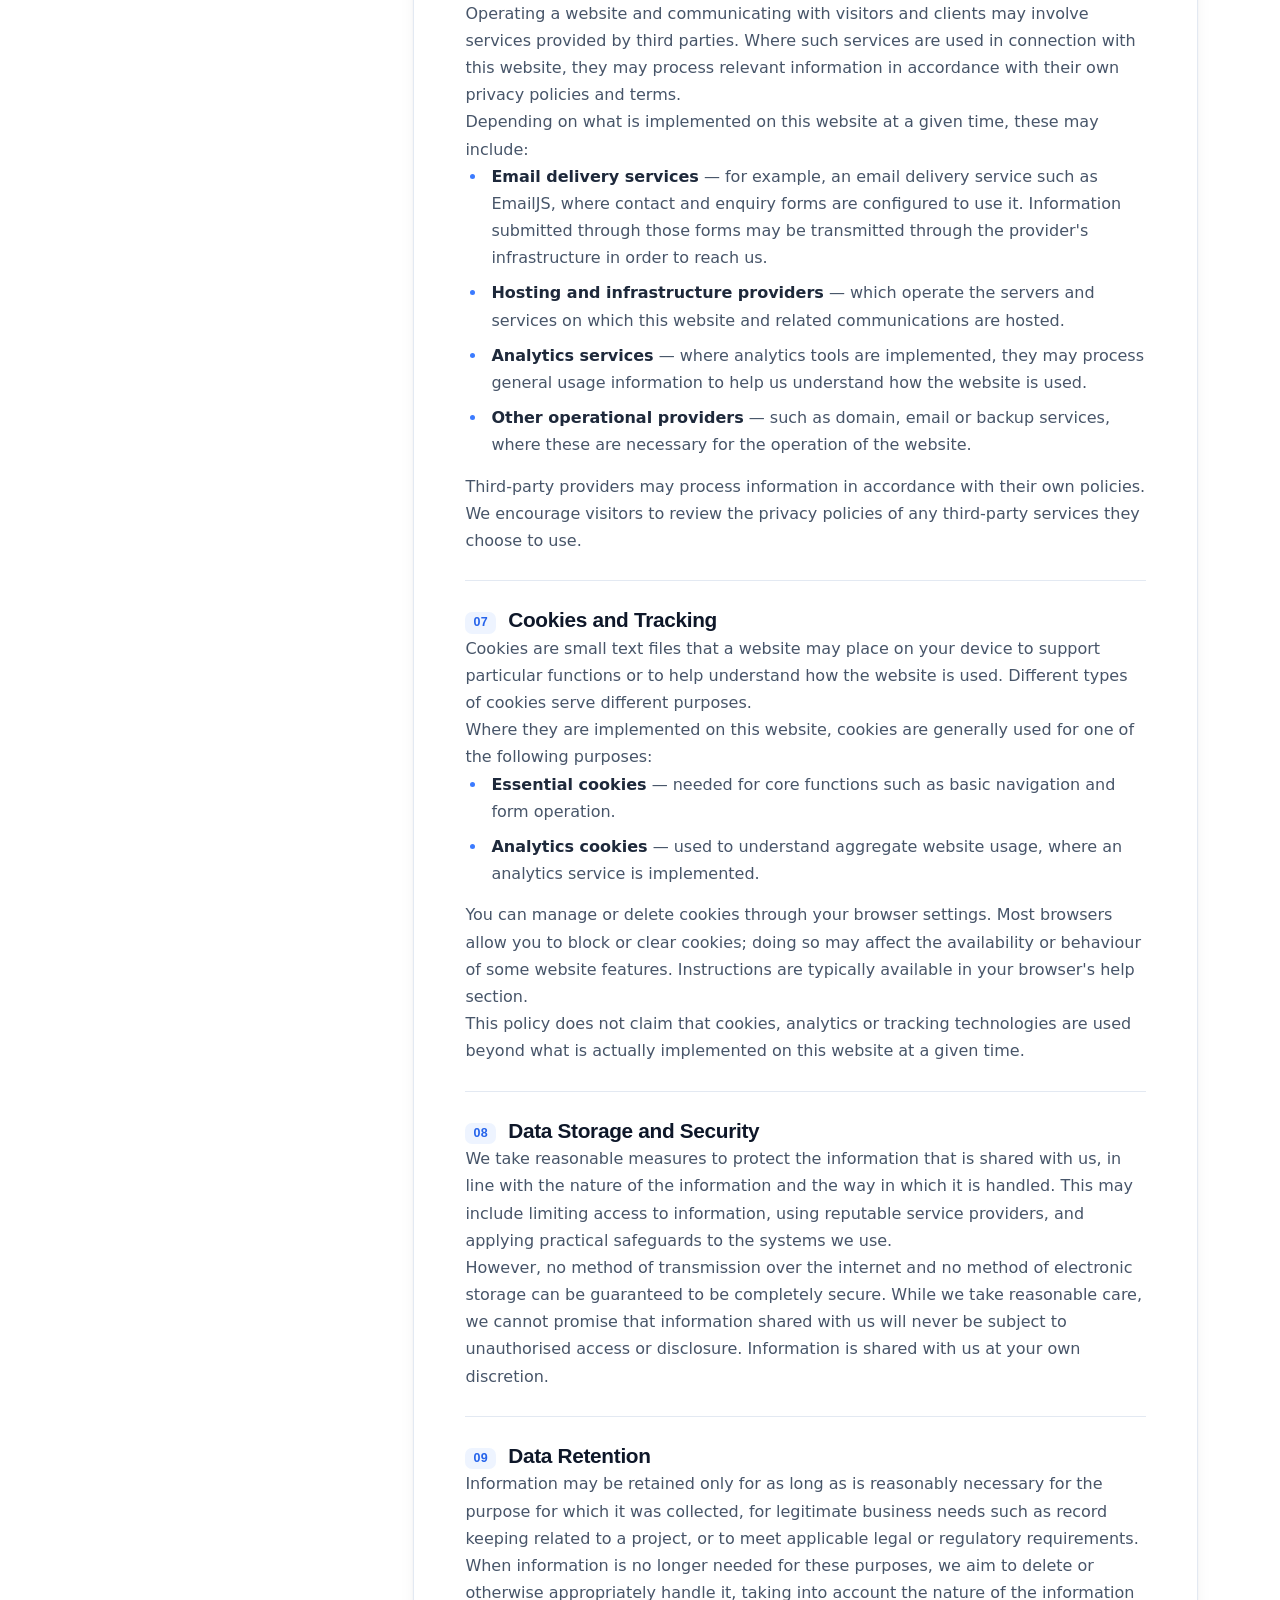
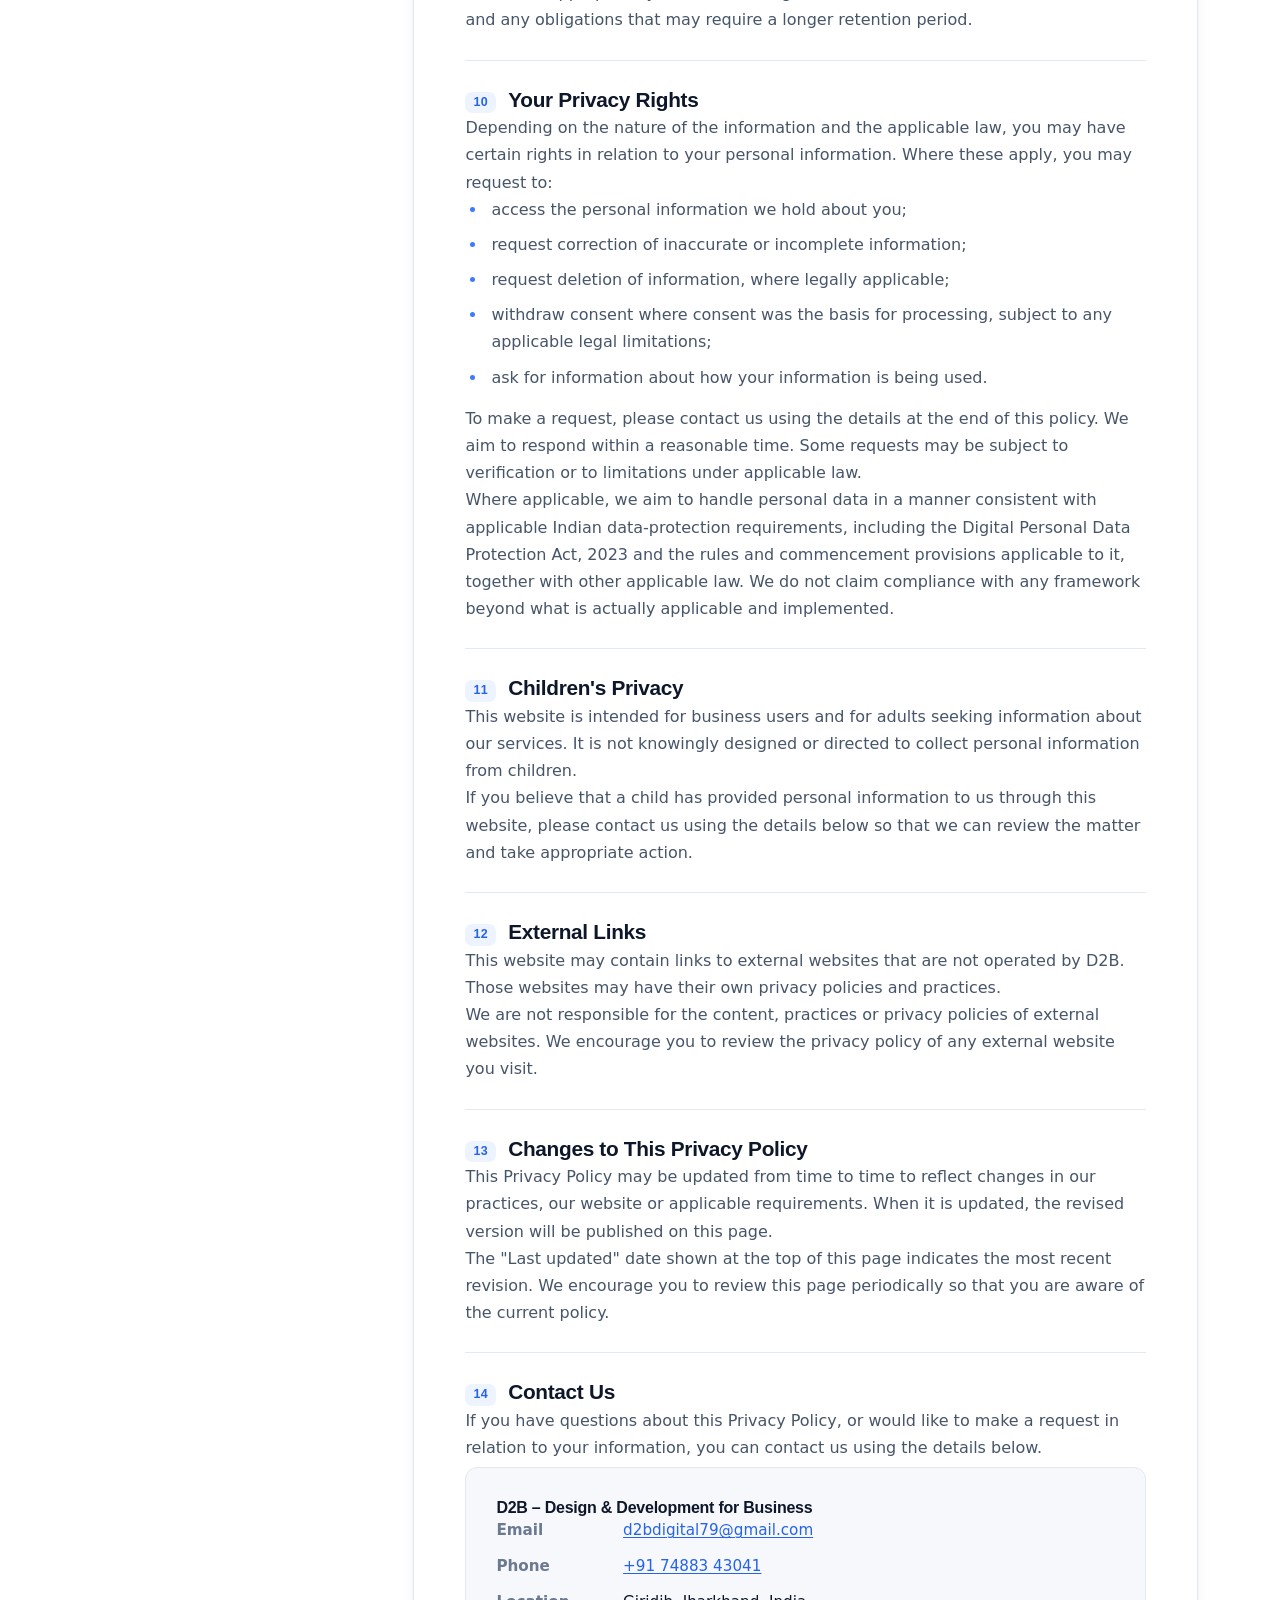
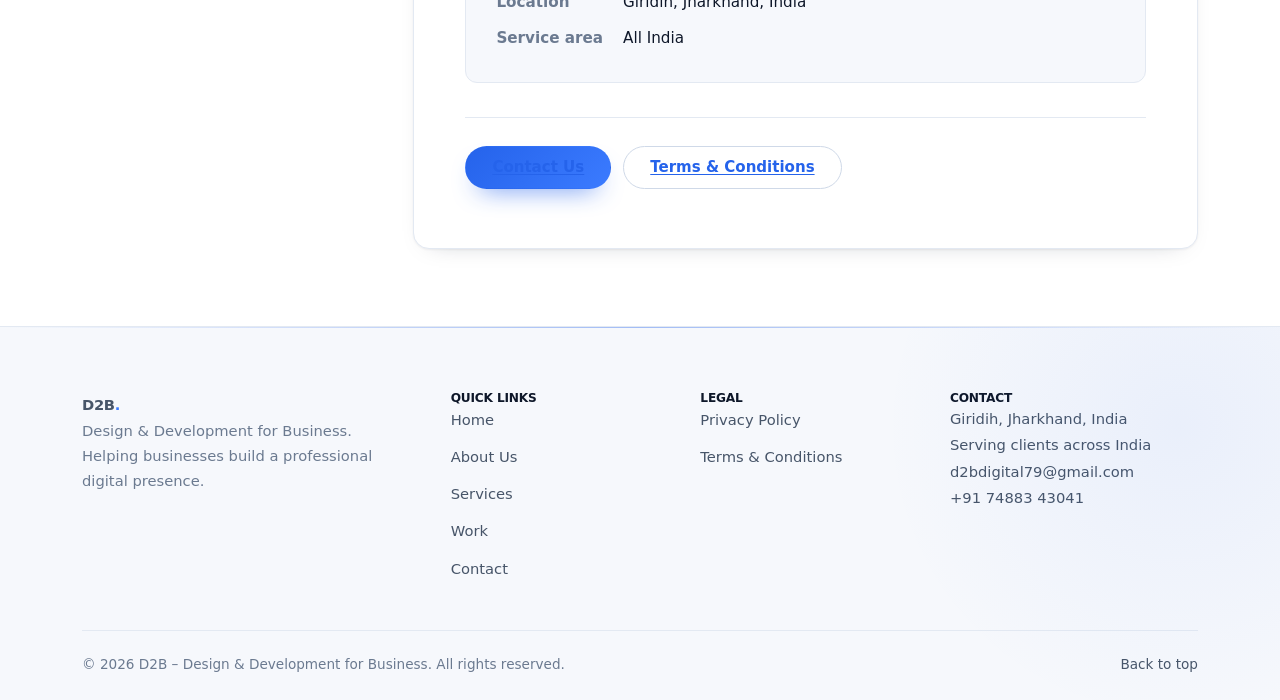
<file: privacy.html>
<!DOCTYPE html>
<html lang="en">

<head>
    <meta charset="utf-8">
    <meta name="viewport" content="width=device-width, initial-scale=1">
    <meta name="theme-color" content="#ffffff">

    <title>Privacy Policy | D2B – Design &amp; Development for Business</title>
    <meta name="description"
        content="Learn how D2B – Design &amp; Development for Business collects, uses, stores and protects the information you share through this website and in the course of our services.">
    <link rel="canonical" href="https://your-domain.com/privacy-policy.html">
    <meta name="robots" content="index, follow">

    <!-- Open Graph -->
    <meta property="og:type" content="website">
    <meta property="og:site_name" content="D2B – Design &amp; Development for Business">
    <meta property="og:title" content="Privacy Policy | D2B">
    <meta property="og:description"
        content="How D2B collects, uses, stores and protects the information you share through this website.">
    <meta property="og:url" content="https://your-domain.com/privacy-policy.html">
    <meta property="og:locale" content="en_IN">
    <meta name="twitter:card" content="summary">
    <meta name="twitter:title" content="Privacy Policy | D2B">
    <meta name="twitter:description"
        content="How D2B collects, uses, stores and protects the information you share through this website.">

    <!-- Existing site stylesheet -->
    <link rel="stylesheet" href="styles.css">

    <script>document.documentElement.classList.add('pp-js');</script>

    <style>
        /* =========================================================
   D2B — PRIVACY POLICY  (LIGHT THEME)
   All rules are scoped to body.privacy-page and prefixed .pp-
   so they cannot affect index.html, about.html or other pages.
   ========================================================= */

        body.privacy-page {
            --pp-bg: #ffffff;
            --pp-bg-soft: #f6f8fc;
            --pp-surface: #ffffff;
            --pp-border: #e3e9f2;
            --pp-border-strong: #cfd9e8;
            --pp-text: #0e1729;
            --pp-body: #475569;
            --pp-muted: #6b7a90;
            --pp-primary: #2563eb;
            --pp-primary-2: #3b7bff;
            --pp-primary-soft: #eef4ff;
            --pp-radius: 16px;
            --pp-radius-sm: 12px;
            --pp-shadow-sm: 0 1px 2px rgba(15, 23, 42, .05), 0 8px 24px -18px rgba(15, 23, 42, .35);
            --pp-shadow-md: 0 2px 4px rgba(15, 23, 42, .04), 0 24px 48px -32px rgba(15, 23, 42, .45);
            --pp-max: 1180px;
            --pp-font: 'Inter', 'Plus Jakarta Sans', system-ui, -apple-system, 'Segoe UI', Roboto, Helvetica, Arial, sans-serif;

            margin: 0;
            background: var(--pp-bg);
            color: var(--pp-body);
            font-family: var(--pp-font);
            font-size: 16px;
            line-height: 1.7;
            overflow-x: hidden;
            -webkit-font-smoothing: antialiased;
            -moz-osx-font-smoothing: grayscale;
        }

        @media (prefers-reduced-motion: no-preference) {
            html {
                scroll-behavior: smooth;
            }
        }

        body.privacy-page *,
        body.privacy-page *::before,
        body.privacy-page *::after {
            box-sizing: border-box;
        }

        body.privacy-page img,
        body.privacy-page svg {
            max-width: 100%;
        }

        body.privacy-page h1,
        body.privacy-page h2,
        body.privacy-page h3,
        body.privacy-page h4 {
            margin: 0;
            color: var(--pp-text);
            line-height: 1.25;
            letter-spacing: -.015em;
            font-weight: 700;
        }

        body.privacy-page p {
            margin: 0;
        }

        body.privacy-page strong {
            color: #1e293b;
            font-weight: 650;
        }

        /* ---------- Layout ---------- */
        .pp-container {
            width: 100%;
            max-width: var(--pp-max);
            margin-inline: auto;
            padding-inline: clamp(18px, 4vw, 32px);
        }

        /* ---------- Skip link ---------- */
        .pp-skip {
            position: absolute;
            left: -9999px;
            top: 0;
            z-index: 999;
            padding: 12px 20px;
            background: var(--pp-primary);
            color: #fff;
            font-weight: 600;
            font-size: .9rem;
            border-radius: 0 0 10px 0;
            text-decoration: none;
        }

        .pp-skip:focus {
            left: 0;
        }

        /* ---------- Header / Nav ---------- */
        .pp-header {
            position: sticky;
            top: 0;
            z-index: 70;
            background: rgba(255, 255, 255, .86);
            backdrop-filter: blur(14px) saturate(160%);
            -webkit-backdrop-filter: blur(14px) saturate(160%);
            border-bottom: 1px solid var(--pp-border);
        }

        .pp-nav {
            display: flex;
            align-items: center;
            justify-content: space-between;
            gap: 24px;
            min-height: 72px;
        }

        .pp-logo {
            font-size: 1.3rem;
            font-weight: 800;
            letter-spacing: -.02em;
            color: var(--pp-text);
            text-decoration: none;
            white-space: nowrap;
        }

        .pp-logo span {
            color: var(--pp-primary-2);
        }

        .pp-nav__links {
            display: flex;
            align-items: center;
            gap: 2px;
        }

        .pp-nav__links a {
            color: var(--pp-body);
            text-decoration: none;
            font-size: .93rem;
            font-weight: 500;
            padding: 10px 15px;
            border-radius: 999px;
            transition: color .2s ease, background-color .2s ease;
        }

        .pp-nav__links a:hover {
            color: var(--pp-text);
            background: var(--pp-bg-soft);
        }

        .pp-nav__links a.pp-nav__cta {
            margin-left: 8px;
            color: #fff;
            background: linear-gradient(135deg, var(--pp-primary), var(--pp-primary-2));
            box-shadow: 0 10px 22px -14px rgba(37, 99, 235, .85);
        }

        .pp-nav__links a.pp-nav__cta:hover {
            filter: brightness(1.05);
            color: #fff;
        }

        .pp-burger {
            display: none;
            width: 44px;
            height: 44px;
            padding: 0;
            flex-direction: column;
            align-items: center;
            justify-content: center;
            gap: 4px;
            background: #fff;
            border: 1px solid var(--pp-border-strong);
            border-radius: 12px;
            cursor: pointer;
        }

        .pp-burger span {
            display: block;
            width: 20px;
            height: 2px;
            border-radius: 2px;
            background: var(--pp-text);
            transition: transform .28s ease, opacity .28s ease;
        }

        .pp-burger.is-open span:nth-child(1) {
            transform: translateY(6px) rotate(45deg);
        }

        .pp-burger.is-open span:nth-child(2) {
            opacity: 0;
        }

        .pp-burger.is-open span:nth-child(3) {
            transform: translateY(-6px) rotate(-45deg);
        }

        @media (max-width: 900px) {
            .pp-burger {
                display: flex;
            }

            .pp-nav__links {
                display: none;
                position: absolute;
                left: 0;
                right: 0;
                top: 100%;
                flex-direction: column;
                align-items: stretch;
                gap: 2px;
                padding: 14px clamp(18px, 4vw, 32px) 22px;
                background: #fff;
                border-bottom: 1px solid var(--pp-border);
                box-shadow: 0 28px 44px -30px rgba(15, 23, 42, .45);
            }

            .pp-nav__links.is-open {
                display: flex;
            }

            .pp-nav__links a {
                padding: 14px 16px;
                border-radius: 12px;
            }

            .pp-nav__links a.pp-nav__cta {
                margin-left: 0;
                margin-top: 6px;
                text-align: center;
            }
        }

        /* ---------- Buttons ---------- */
        .pp-btn {
            display: inline-flex;
            align-items: center;
            justify-content: center;
            gap: 10px;
            padding: 13px 26px;
            border-radius: 999px;
            font-size: .94rem;
            font-weight: 600;
            font-family: inherit;
            line-height: 1;
            text-decoration: none;
            border: 1px solid transparent;
            cursor: pointer;
            transition: transform .22s ease, box-shadow .22s ease,
                background-color .22s ease, border-color .22s ease, color .22s ease;
        }

        .pp-btn--primary {
            background: linear-gradient(135deg, var(--pp-primary), var(--pp-primary-2));
            color: #fff;
            box-shadow: 0 12px 26px -14px rgba(37, 99, 235, .9);
        }

        .pp-btn--primary:hover {
            transform: translateY(-2px);
            box-shadow: 0 18px 32px -14px rgba(37, 99, 235, 1);
        }

        .pp-btn--ghost {
            background: #fff;
            border-color: var(--pp-border-strong);
            color: var(--pp-text);
        }

        .pp-btn--ghost:hover {
            transform: translateY(-2px);
            border-color: #9fb6d8;
            background: var(--pp-bg-soft);
        }

        .pp-btn:focus-visible,
        .pp-nav__links a:focus-visible,
        .pp-burger:focus-visible,
        .pp-toc a:focus-visible,
        .pp-top:focus-visible {
            outline: 2px solid var(--pp-primary);
            outline-offset: 3px;
        }

        /* ---------- Hero ---------- */
        .pp-hero {
            position: relative;
            overflow: hidden;
            padding-block: clamp(46px, 6vw, 78px) clamp(36px, 4.5vw, 56px);
            background: linear-gradient(180deg, var(--pp-bg-soft) 0%, #ffffff 100%);
            border-bottom: 1px solid var(--pp-border);
        }

        .pp-hero::before {
            content: "";
            position: absolute;
            top: -220px;
            right: -140px;
            width: 620px;
            height: 520px;
            background: radial-gradient(closest-side, rgba(37, 99, 235, .13), transparent 72%);
            pointer-events: none;
        }

        .pp-hero__inner {
            position: relative;
            max-width: 840px;
        }

        .pp-eyebrow {
            display: inline-flex;
            align-items: center;
            gap: 8px;
            font-size: .72rem;
            font-weight: 700;
            letter-spacing: .16em;
            text-transform: uppercase;
            color: var(--pp-primary);
            padding: 7px 14px;
            border: 1px solid #d6e3ff;
            border-radius: 999px;
            background: #fff;
            box-shadow: var(--pp-shadow-sm);
        }

        .pp-eyebrow::before {
            content: "";
            width: 6px;
            height: 6px;
            border-radius: 50%;
            background: var(--pp-primary-2);
            box-shadow: 0 0 0 4px rgba(59, 123, 255, .14);
        }

        .pp-hero h1 {
            font-size: clamp(2rem, 4.6vw, 3.15rem);
            letter-spacing: -.03em;
            margin-top: 20px;
        }

        .pp-hero__desc {
            margin-top: 18px;
            max-width: 64ch;
            font-size: clamp(1rem, 1.3vw, 1.075rem);
            color: var(--pp-muted);
        }

        .pp-updated {
            display: inline-flex;
            align-items: center;
            gap: 9px;
            margin-top: 26px;
            padding: 9px 16px;
            font-size: .86rem;
            font-weight: 500;
            color: var(--pp-body);
            background: #fff;
            border: 1px solid var(--pp-border);
            border-radius: 999px;
            box-shadow: var(--pp-shadow-sm);
        }

        .pp-updated svg {
            width: 15px;
            height: 15px;
            color: var(--pp-primary);
            flex: 0 0 auto;
        }

        /* ---------- Document layout ---------- */
        .pp-doc {
            padding-block: clamp(40px, 5vw, 72px) clamp(56px, 6vw, 96px);
        }

        .pp-doc__grid {
            display: grid;
            grid-template-columns: 280px minmax(0, 1fr);
            gap: clamp(28px, 4vw, 56px);
            align-items: start;
        }

        @media (max-width: 1000px) {
            .pp-doc__grid {
                grid-template-columns: 1fr;
                gap: 28px;
            }
        }

        /* ---------- Table of contents ---------- */
        .pp-toc {
            position: sticky;
            top: 96px;
            border: 1px solid var(--pp-border);
            border-radius: var(--pp-radius);
            background: var(--pp-surface);
            box-shadow: var(--pp-shadow-sm);
            overflow: hidden;
        }

        .pp-toc__summary {
            display: flex;
            align-items: center;
            justify-content: space-between;
            gap: 12px;
            list-style: none;
            cursor: pointer;
            padding: 18px 22px;
            font-size: .78rem;
            font-weight: 700;
            letter-spacing: .14em;
            text-transform: uppercase;
            color: var(--pp-text);
            user-select: none;
        }

        .pp-toc__summary::-webkit-details-marker {
            display: none;
        }

        .pp-toc__summary::after {
            content: "";
            width: 8px;
            height: 8px;
            border-right: 2px solid var(--pp-muted);
            border-bottom: 2px solid var(--pp-muted);
            transform: rotate(45deg) translateY(-2px);
            transition: transform .25s ease;
        }

        .pp-toc[open] .pp-toc__summary::after {
            transform: rotate(-135deg) translateY(-2px);
        }

        .pp-toc__list {
            list-style: none;
            margin: 0;
            padding: 0 12px 16px;
            display: grid;
            gap: 1px;
            max-height: min(62vh, 560px);
            overflow-y: auto;
            overscroll-behavior: contain;
            scrollbar-width: thin;
            scrollbar-color: #cbd7e8 transparent;
        }

        .pp-toc__list::-webkit-scrollbar {
            width: 6px;
        }

        .pp-toc__list::-webkit-scrollbar-thumb {
            background: #d6e0ee;
            border-radius: 99px;
        }

        .pp-toc a {
            display: block;
            padding: 8px 12px 8px 10px;
            border-radius: 9px;
            font-size: .865rem;
            line-height: 1.45;
            color: var(--pp-body);
            text-decoration: none;
            border-left: 2px solid transparent;
            transition: color .18s ease, background-color .18s ease, border-color .18s ease;
        }

        .pp-toc a:hover {
            color: var(--pp-primary);
            background: var(--pp-bg-soft);
        }

        .pp-toc a.is-current {
            color: var(--pp-primary);
            background: var(--pp-primary-soft);
            border-left-color: var(--pp-primary);
            font-weight: 600;
        }

        @media (max-width: 1000px) {
            .pp-toc {
                position: static;
            }

            .pp-toc__list {
                max-height: none;
            }
        }

        /* ---------- Content ---------- */
        .pp-content {
            background: var(--pp-surface);
            border: 1px solid var(--pp-border);
            border-radius: var(--pp-radius);
            box-shadow: var(--pp-shadow-sm);
            padding: clamp(26px, 4vw, 56px);
        }

        .pp-intro {
            padding-bottom: 26px;
            margin-bottom: 8px;
            border-bottom: 1px solid var(--pp-border);
            font-size: 1.02rem;
            color: var(--pp-body);
        }

        .pp-section {
            padding-block: 26px;
            border-bottom: 1px solid var(--pp-border);
            scroll-margin-top: 96px;
        }

        .pp-section:last-of-type {
            border-bottom: 0;
            padding-bottom: 8px;
        }

        .pp-section h2 {
            display: flex;
            align-items: baseline;
            gap: 12px;
            font-size: clamp(1.12rem, 1.9vw, 1.3rem);
            letter-spacing: -.012em;
            margin-bottom: 14px;
        }

        .pp-section h2 .pp-num {
            flex: 0 0 auto;
            font-size: .78rem;
            font-weight: 700;
            letter-spacing: .04em;
            color: var(--pp-primary);
            background: var(--pp-primary-soft);
            border-radius: 7px;
            padding: 3px 8px;
            transform: translateY(-1px);
        }

        .pp-section h3 {
            font-size: .98rem;
            margin-top: 20px;
            margin-bottom: 8px;
            color: var(--pp-text);
        }

        .pp-section p {
            margin-bottom: 12px;
            max-width: 76ch;
        }

        .pp-section p:last-child {
            margin-bottom: 0;
        }

        .pp-section ul,
        .pp-section ol {
            margin: 0 0 14px;
            padding-left: 22px;
            max-width: 76ch;
        }

        .pp-section ul {
            list-style: disc;
        }

        .pp-section ul li,
        .pp-section ol li {
            margin-bottom: 8px;
            padding-left: 4px;
        }

        .pp-section ul li::marker {
            color: var(--pp-primary-2);
        }

        .pp-section ol li::marker {
            color: var(--pp-primary);
            font-weight: 600;
        }

        .pp-section li:last-child {
            margin-bottom: 0;
        }

        .pp-section a {
            color: var(--pp-primary);
            text-decoration: underline;
            text-decoration-thickness: 1px;
            text-underline-offset: 2px;
        }

        .pp-section a:hover {
            color: #1d4ed8;
        }

        /* ---------- Note callout ---------- */
        .pp-note {
            margin: 18px 0 6px;
            padding: 16px 20px;
            border-radius: var(--pp-radius-sm);
            background: var(--pp-primary-soft);
            border: 1px solid #d8e6ff;
            border-left: 3px solid var(--pp-primary);
            font-size: .94rem;
            color: #1e3a8a;
            max-width: 76ch;
        }

        .pp-note p {
            margin-bottom: 0;
            color: inherit;
        }

        .pp-note strong {
            color: #1e3a8a;
        }

        /* ---------- Contact block ---------- */
        .pp-contact-card {
            margin-top: 6px;
            padding: clamp(20px, 3vw, 30px);
            border: 1px solid var(--pp-border);
            border-radius: var(--pp-radius-sm);
            background: var(--pp-bg-soft);
            max-width: 76ch;
        }

        .pp-contact-card h3 {
            margin-top: 0;
            font-size: 1rem;
            margin-bottom: 14px;
        }

        .pp-contact-card dl {
            margin: 0;
            display: grid;
            grid-template-columns: auto 1fr;
            gap: 10px 20px;
            font-size: .95rem;
        }

        .pp-contact-card dt {
            color: var(--pp-muted);
            font-weight: 600;
        }

        .pp-contact-card dd {
            margin: 0;
            color: var(--pp-text);
        }

        .pp-contact-card dd a {
            color: var(--pp-primary);
        }

        @media (max-width: 520px) {
            .pp-contact-card dl {
                grid-template-columns: 1fr;
                gap: 2px 0;
            }

            .pp-contact-card dt {
                margin-top: 10px;
            }

            .pp-contact-card dt:first-child {
                margin-top: 0;
            }
        }

        /* ---------- Bottom actions ---------- */
        .pp-actions {
            display: flex;
            flex-wrap: wrap;
            gap: 12px;
            margin-top: 34px;
            padding-top: 28px;
            border-top: 1px solid var(--pp-border);
        }

        /* ---------- Back to top ---------- */
        .pp-top {
            position: fixed;
            right: clamp(16px, 3vw, 28px);
            bottom: clamp(16px, 3vw, 28px);
            z-index: 80;
            display: grid;
            place-items: center;
            width: 46px;
            height: 46px;
            border-radius: 50%;
            background: #fff;
            border: 1px solid var(--pp-border-strong);
            color: var(--pp-text);
            box-shadow: var(--pp-shadow-md);
            cursor: pointer;
            opacity: 0;
            visibility: hidden;
            transform: translateY(10px);
            transition: opacity .25s ease, transform .25s ease, visibility .25s ease, border-color .2s ease;
        }

        .pp-top.is-visible {
            opacity: 1;
            visibility: visible;
            transform: none;
        }

        .pp-top:hover {
            border-color: var(--pp-primary);
            color: var(--pp-primary);
        }

        .pp-top svg {
            width: 18px;
            height: 18px;
        }

        @media (prefers-reduced-motion: reduce) {
            .pp-top {
                transition: none;
            }
        }

        /* ---------- Footer ---------- */
        .pp-footer {
            background: var(--pp-bg-soft);
            border-top: 1px solid var(--pp-border);
            padding-block: clamp(44px, 5vw, 64px) 24px;
        }

        .pp-footer__grid {
            display: grid;
            grid-template-columns: 1.6fr 1fr 1fr 1.25fr;
            gap: clamp(28px, 4vw, 56px);
        }

        @media (max-width: 900px) {
            .pp-footer__grid {
                grid-template-columns: 1fr 1fr;
            }
        }

        @media (max-width: 560px) {
            .pp-footer__grid {
                grid-template-columns: 1fr;
            }
        }

        .pp-footer h4 {
            font-size: .76rem;
            font-weight: 700;
            letter-spacing: .14em;
            text-transform: uppercase;
            color: var(--pp-text);
            margin: 0 0 16px;
        }

        .pp-footer ul {
            list-style: none;
            margin: 0;
            padding: 0;
            display: grid;
            gap: 10px;
        }

        .pp-footer a {
            color: var(--pp-body);
            text-decoration: none;
            font-size: .92rem;
            transition: color .2s ease;
        }

        .pp-footer a:hover {
            color: var(--pp-primary);
        }

        .pp-footer address {
            font-style: normal;
            font-size: .92rem;
            color: var(--pp-body);
            line-height: 1.8;
        }

        .pp-footer__about p {
            margin-top: 14px;
            font-size: .92rem;
            color: var(--pp-muted);
            max-width: 34ch;
        }

        .pp-footer__bottom {
            margin-top: clamp(30px, 4vw, 48px);
            padding-top: 22px;
            border-top: 1px solid var(--pp-border);
            display: flex;
            flex-wrap: wrap;
            gap: 10px 18px;
            align-items: center;
            justify-content: space-between;
            font-size: .85rem;
            color: var(--pp-muted);
        }

        .pp-footer__bottom a {
            font-size: .85rem;
        }

        /* ---------- Print ---------- */
        @media print {

            .pp-header,
            .pp-footer,
            .pp-toc,
            .pp-top,
            .pp-actions,
            .pp-skip {
                display: none !important;
            }

            body.privacy-page {
                background: #fff;
                color: #000;
            }

            .pp-content {
                border: 0;
                box-shadow: none;
                padding: 0;
            }

            .pp-doc__grid {
                display: block;
            }

            .pp-section {
                break-inside: avoid;
            }

            .pp-section h2 .pp-num {
                background: none;
                color: #000;
                padding: 0;
            }
        }
    </style>
</head>

<body class="privacy-page">

    <a class="pp-skip" href="#main">Skip to content</a>

    <!-- =========================================================
     NAVBAR
     Replace with the exact markup from index.html if it differs.
     ========================================================= -->
    <header class="pp-header">
        <div class="pp-container pp-nav">
            <a href="index.html" class="pp-logo"
                aria-label="D2B – Design and Development for Business, home">D2B<span>.</span></a>

            <nav class="nav-links" id="desktopNav" aria-label="Main navigation">
                <a href="index.html#home">Home</a>
                <a href="about.html">About</a>
                <a href="index.html#services">Services</a>
                <a href="index.html#industries">Industries</a>
                <a href="index.html#work">Work</a>
                <a href="index.html#developers">Developers</a>
                <a href="index.html#process">Process</a>
                <a href="index.html#contact">Contact</a>
                <a href="index.html#contact" class="btn btn-primary">Discuss Your Project</a>
            </nav>

            <button class="pp-burger" id="navToggle" type="button" aria-label="Toggle navigation menu"
                aria-expanded="false" aria-controls="navLinks">
                <span></span><span></span><span></span>
            </button>
        </div>
    </header>

    <main id="main">

        <!-- =========================================================
       HERO
       ========================================================= -->
        <section class="pp-hero" aria-labelledby="page-title">
            <div class="pp-container pp-hero__inner">
                <span class="pp-eyebrow">Legal information</span>
                <h1 id="page-title">Privacy Policy</h1>
                <p class="pp-hero__desc">
                    Your privacy matters to us. Learn how D2B collects, uses, stores and protects your
                    information.
                </p>

                <!-- EDITABLE PLACEHOLDER: update this date whenever the policy changes -->
                <p class="pp-updated">
                    <svg viewBox="0 0 24 24" fill="none" stroke="currentColor" stroke-width="1.8" stroke-linecap="round"
                        stroke-linejoin="round" aria-hidden="true">
                        <rect x="3.5" y="5" width="17" height="15.5" rx="2.5" />
                        <path d="M3.5 9.5h17M8 3.5v3M16 3.5v3" />
                    </svg>
                    <span>Last updated: <time datetime="2025-01-01">1 January 2025</time></span>
                </p>
            </div>
        </section>

        <!-- =========================================================
       DOCUMENT
       ========================================================= -->
        <div class="pp-doc">
            <div class="pp-container pp-doc__grid">

                <!-- ---------- Table of contents ---------- -->
                <details class="pp-toc" id="toc" open>
                    <summary class="pp-toc__summary">Table of Contents</summary>
                    <nav aria-label="Privacy policy contents">
                        <ol class="pp-toc__list">
                            <li><a href="#introduction">1. Introduction</a></li>
                            <li><a href="#information-we-collect">2. Information We Collect</a></li>
                            <li><a href="#how-we-collect">3. How We Collect Information</a></li>
                            <li><a href="#how-we-use">4. How We Use Your Information</a></li>
                            <li><a href="#email-communication">5. Email Communication</a></li>
                            <li><a href="#third-party">6. Third-Party Services</a></li>
                            <li><a href="#cookies">7. Cookies and Tracking</a></li>
                            <li><a href="#storage-security">8. Data Storage and Security</a></li>
                            <li><a href="#retention">9. Data Retention</a></li>
                            <li><a href="#your-rights">10. Your Privacy Rights</a></li>
                            <li><a href="#children">11. Children's Privacy</a></li>
                            <li><a href="#external-links">12. External Links</a></li>
                            <li><a href="#changes">13. Changes to This Privacy Policy</a></li>
                            <li><a href="#contact">14. Contact Us</a></li>
                        </ol>
                    </nav>
                </details>

                <!-- ---------- Content ---------- -->
                <article class="pp-content">

                    <p class="pp-intro">
                        This Privacy Policy explains how D2B – Design &amp; Development for Business handles
                        information in connection with this website and the enquiries and services that follow.
                        It applies to visitors to this website, to anyone who contacts us through it, and to
                        clients whose information we handle in the course of providing services. It should be
                        read together with our <a href="terms-and-conditions.html">Terms &amp; Conditions</a>.
                    </p>

                    <!-- 1 -->
                    <section class="pp-section" id="introduction" aria-labelledby="introduction-h">
                        <h2 id="introduction-h"><span class="pp-num" aria-hidden="true">01</span>Introduction</h2>
                        <p>
                            D2B – Design &amp; Development for Business is a software and web development company
                            based in Giridih, Jharkhand, India, providing website development, web applications
                            and related digital business solutions to clients across India.
                        </p>
                        <p>
                            The purpose of this Privacy Policy is to explain, in clear terms, what information we
                            may collect through this website and our communications, why we collect it, how it is
                            used, and the choices available to you.
                        </p>
                        <p>
                            This policy applies to information shared with D2B through this website, through
                            enquiry and contact forms, through email correspondence, and in the course of
                            providing agreed services. It does not apply to third-party websites or services that
                            may be linked from this website.
                        </p>
                        <div class="pp-note">
                            <p>
                                <strong>Note:</strong> this policy describes our current practices. Where a
                                particular feature (such as newsletter subscription or website analytics) is not
                                implemented on this website, the corresponding parts of this policy do not apply
                                until that feature is enabled.
                            </p>
                        </div>
                    </section>

                    <!-- 2 -->
                    <section class="pp-section" id="information-we-collect" aria-labelledby="information-we-collect-h">
                        <h2 id="information-we-collect-h"><span class="pp-num" aria-hidden="true">02</span>Information
                            We Collect</h2>
                        <p>
                            Depending on how you interact with this website and with D2B, we may collect the
                            following categories of information:
                        </p>
                        <ul>
                            <li><strong>Contact details</strong> — such as your name, email address and phone number,
                                when you provide them through a form or direct communication.</li>
                            <li><strong>Business details</strong> — such as your business or organisation name, where
                                relevant to an enquiry or project.</li>
                            <li><strong>Service and project information</strong> — such as the service you are
                                interested in, your requirements, project details, references, timelines and other
                                information you choose to share.</li>
                            <li><strong>Messages</strong> — the content of enquiries, requests, feedback and any
                                correspondence you send us.</li>
                            <li><strong>Technical information</strong> — such as your browser type, device type,
                                approximate location derived from your IP address, and general website usage
                                information, where such information is collected through standard hosting logs or
                                analytics.</li>
                        </ul>
                        <p>
                            We do not ask for sensitive personal information through this website, and we request
                            that you do not send confidential credentials or sensitive documents through public
                            forms. Please share only the information necessary for your enquiry.
                        </p>
                    </section>

                    <!-- 3 -->
                    <section class="pp-section" id="how-we-collect" aria-labelledby="how-we-collect-h">
                        <h2 id="how-we-collect-h"><span class="pp-num" aria-hidden="true">03</span>How We Collect
                            Information</h2>
                        <p>Information may reach us through one or more of the following channels:</p>
                        <ul>
                            <li><strong>Contact and enquiry forms</strong> on this website, where you choose to submit
                                details about yourself and your requirements.</li>
                            <li><strong>Newsletter subscription forms</strong>, where such a feature is implemented on
                                the website.</li>
                            <li><strong>Direct communication</strong>, such as email or telephone calls that you
                                initiate with us.</li>
                            <li><strong>Website analytics and cookies</strong>, where these are implemented, which may
                                collect technical and usage information automatically.</li>
                            <li><strong>Ongoing project communication</strong>, where you share additional information
                                as part of an agreed engagement.</li>
                        </ul>
                        <p>
                            You are generally in control of the information you submit through forms and
                            correspondence. Please provide accurate and up-to-date information so that we can
                            respond appropriately.
                        </p>
                    </section>

                    <!-- 4 -->
                    <section class="pp-section" id="how-we-use" aria-labelledby="how-we-use-h">
                        <h2 id="how-we-use-h"><span class="pp-num" aria-hidden="true">04</span>How We Use Your
                            Information</h2>
                        <p>Information collected may be used for the following purposes:</p>
                        <ul>
                            <li>responding to enquiries and requests for information;</li>
                            <li>understanding project requirements and preparing responses, proposals or quotations;
                            </li>
                            <li>providing agreed services and communicating about ongoing work;</li>
                            <li>sending relevant project-related communication, updates and administrative messages;
                            </li>
                            <li>improving the functionality, clarity and usability of this website;</li>
                            <li>maintaining the security and integrity of this website and our systems;</li>
                            <li>meeting applicable legal or regulatory obligations.</li>
                        </ul>
                        <p>
                            We aim to use the information we collect only in ways that are consistent with the
                            purpose for which it was provided, or as otherwise permitted or required by applicable
                            law.
                        </p>
                    </section>

                    <!-- 5 -->
                    <section class="pp-section" id="email-communication" aria-labelledby="email-communication-h">
                        <h2 id="email-communication-h"><span class="pp-num" aria-hidden="true">05</span>Email
                            Communication</h2>
                        <p>
                            When you submit an enquiry or contact form, we may use the contact details you provide
                            to respond to your enquiry, clarify your requirements and continue the conversation.
                            These communications are directly related to your enquiry.
                        </p>
                        <p>
                            If a newsletter subscription feature is implemented on this website, subscribing
                            indicates that you would like to receive relevant updates. Subscribers should be able
                            to unsubscribe using the mechanism provided in those communications (for example, an
                            unsubscribe link in the email), where such a mechanism is implemented. If you have
                            subscribed and would like to stop receiving updates, you can also contact us using the
                            details at the end of this policy.
                        </p>
                        <p>
                            We do not intend to send unrelated promotional messages to people who have not
                            subscribed to receive them.
                        </p>
                    </section>

                    <!-- 6 -->
                    <section class="pp-section" id="third-party" aria-labelledby="third-party-h">
                        <h2 id="third-party-h"><span class="pp-num" aria-hidden="true">06</span>Third-Party Services
                        </h2>
                        <p>
                            Operating a website and communicating with visitors and clients may involve services
                            provided by third parties. Where such services are used in connection with this
                            website, they may process relevant information in accordance with their own privacy
                            policies and terms.
                        </p>
                        <p>Depending on what is implemented on this website at a given time, these may include:</p>
                        <ul>
                            <li><strong>Email delivery services</strong> — for example, an email delivery service such
                                as EmailJS, where contact and enquiry forms are configured to use it. Information
                                submitted through those forms may be transmitted through the provider's infrastructure
                                in order to reach us.</li>
                            <li><strong>Hosting and infrastructure providers</strong> — which operate the servers and
                                services on which this website and related communications are hosted.</li>
                            <li><strong>Analytics services</strong> — where analytics tools are implemented, they may
                                process general usage information to help us understand how the website is used.</li>
                            <li><strong>Other operational providers</strong> — such as domain, email or backup services,
                                where these are necessary for the operation of the website.</li>
                        </ul>
                        <p>
                            Third-party providers may process information in accordance with their own policies.
                            We encourage visitors to review the privacy policies of any third-party services they
                            choose to use.
                        </p>
                    </section>

                    <!-- 7 -->
                    <section class="pp-section" id="cookies" aria-labelledby="cookies-h">
                        <h2 id="cookies-h"><span class="pp-num" aria-hidden="true">07</span>Cookies and Tracking</h2>
                        <p>
                            Cookies are small text files that a website may place on your device to support
                            particular functions or to help understand how the website is used. Different types of
                            cookies serve different purposes.
                        </p>
                        <p>
                            Where they are implemented on this website, cookies are generally used for one of the
                            following purposes:
                        </p>
                        <ul>
                            <li><strong>Essential cookies</strong> — needed for core functions such as basic navigation
                                and form operation.</li>
                            <li><strong>Analytics cookies</strong> — used to understand aggregate website usage, where
                                an analytics service is implemented.</li>
                        </ul>
                        <p>
                            You can manage or delete cookies through your browser settings. Most browsers allow
                            you to block or clear cookies; doing so may affect the availability or behaviour of
                            some website features. Instructions are typically available in your browser's help
                            section.
                        </p>
                        <p>
                            This policy does not claim that cookies, analytics or tracking technologies are used
                            beyond what is actually implemented on this website at a given time.
                        </p>
                    </section>

                    <!-- 8 -->
                    <section class="pp-section" id="storage-security" aria-labelledby="storage-security-h">
                        <h2 id="storage-security-h"><span class="pp-num" aria-hidden="true">08</span>Data Storage and
                            Security</h2>
                        <p>
                            We take reasonable measures to protect the information that is shared with us, in
                            line with the nature of the information and the way in which it is handled. This may
                            include limiting access to information, using reputable service providers, and
                            applying practical safeguards to the systems we use.
                        </p>
                        <p>
                            However, no method of transmission over the internet and no method of electronic
                            storage can be guaranteed to be completely secure. While we take reasonable care, we
                            cannot promise that information shared with us will never be subject to unauthorised
                            access or disclosure. Information is shared with us at your own discretion.
                        </p>
                    </section>

                    <!-- 9 -->
                    <section class="pp-section" id="retention" aria-labelledby="retention-h">
                        <h2 id="retention-h"><span class="pp-num" aria-hidden="true">09</span>Data Retention</h2>
                        <p>
                            Information may be retained only for as long as is reasonably necessary for the
                            purpose for which it was collected, for legitimate business needs such as record
                            keeping related to a project, or to meet applicable legal or regulatory requirements.
                        </p>
                        <p>
                            When information is no longer needed for these purposes, we aim to delete or
                            otherwise appropriately handle it, taking into account the nature of the information
                            and any obligations that may require a longer retention period.
                        </p>
                    </section>

                    <!-- 10 -->
                    <section class="pp-section" id="your-rights" aria-labelledby="your-rights-h">
                        <h2 id="your-rights-h"><span class="pp-num" aria-hidden="true">10</span>Your Privacy Rights</h2>
                        <p>
                            Depending on the nature of the information and the applicable law, you may have
                            certain rights in relation to your personal information. Where these apply, you may
                            request to:
                        </p>
                        <ul>
                            <li>access the personal information we hold about you;</li>
                            <li>request correction of inaccurate or incomplete information;</li>
                            <li>request deletion of information, where legally applicable;</li>
                            <li>withdraw consent where consent was the basis for processing, subject to any applicable
                                legal limitations;</li>
                            <li>ask for information about how your information is being used.</li>
                        </ul>
                        <p>
                            To make a request, please contact us using the details at the end of this policy. We
                            aim to respond within a reasonable time. Some requests may be subject to verification
                            or to limitations under applicable law.
                        </p>
                        <p>
                            Where applicable, we aim to handle personal data in a manner consistent with
                            applicable Indian data-protection requirements, including the Digital Personal Data
                            Protection Act, 2023 and the rules and commencement provisions applicable to it,
                            together with other applicable law. We do not claim compliance with any framework
                            beyond what is actually applicable and implemented.
                        </p>
                    </section>

                    <!-- 11 -->
                    <section class="pp-section" id="children" aria-labelledby="children-h">
                        <h2 id="children-h"><span class="pp-num" aria-hidden="true">11</span>Children's Privacy</h2>
                        <p>
                            This website is intended for business users and for adults seeking information about
                            our services. It is not knowingly designed or directed to collect personal information
                            from children.
                        </p>
                        <p>
                            If you believe that a child has provided personal information to us through this
                            website, please contact us using the details below so that we can review the matter
                            and take appropriate action.
                        </p>
                    </section>

                    <!-- 12 -->
                    <section class="pp-section" id="external-links" aria-labelledby="external-links-h">
                        <h2 id="external-links-h"><span class="pp-num" aria-hidden="true">12</span>External Links</h2>
                        <p>
                            This website may contain links to external websites that are not operated by D2B.
                            Those websites may have their own privacy policies and practices.
                        </p>
                        <p>
                            We are not responsible for the content, practices or privacy policies of external
                            websites. We encourage you to review the privacy policy of any external website you
                            visit.
                        </p>
                    </section>

                    <!-- 13 -->
                    <section class="pp-section" id="changes" aria-labelledby="changes-h">
                        <h2 id="changes-h"><span class="pp-num" aria-hidden="true">13</span>Changes to This Privacy
                            Policy</h2>
                        <p>
                            This Privacy Policy may be updated from time to time to reflect changes in our
                            practices, our website or applicable requirements. When it is updated, the revised
                            version will be published on this page.
                        </p>
                        <p>
                            The "Last updated" date shown at the top of this page indicates the most recent
                            revision. We encourage you to review this page periodically so that you are aware of
                            the current policy.
                        </p>
                    </section>

                    <!-- 14 -->
                    <section class="pp-section" id="contact" aria-labelledby="contact-h">
                        <h2 id="contact-h"><span class="pp-num" aria-hidden="true">14</span>Contact Us</h2>
                        <p>
                            If you have questions about this Privacy Policy, or would like to make a request in
                            relation to your information, you can contact us using the details below.
                        </p>

                        <div class="pp-contact-card">
                            <h3>D2B – Design &amp; Development for Business</h3>
                            <dl>
                                <dt>Email</dt>
                                <dd><a href="mailto:d2bdigital79@gmail.com">d2bdigital79@gmail.com</a></dd>

                                <dt>Phone</dt>
                                <dd><a href="tel:+917488343041">+91 74883 43041</a></dd>

                                <dt>Location</dt>
                                <dd>Giridih, Jharkhand, India</dd>

                                <dt>Service area</dt>
                                <dd>All India</dd>
                            </dl>
                        </div>

                        <div class="pp-actions">
                            <a class="pp-btn pp-btn--primary" href="index.html#contact">Contact Us</a>
                            <a class="pp-btn pp-btn--ghost" href="terms-and-conditions.html">Terms &amp; Conditions</a>
                        </div>
                    </section>

                </article>
            </div>
        </div>
    </main>

    <button class="pp-top" id="backToTop" type="button" aria-label="Back to top">
        <svg viewBox="0 0 24 24" fill="none" stroke="currentColor" stroke-width="2" stroke-linecap="round"
            stroke-linejoin="round" aria-hidden="true">
            <path d="M12 19V5" />
            <path d="m5.5 11.5 6.5-6.5 6.5 6.5" />
        </svg>
    </button>

    <!-- =========================================================
     FOOTER
     Replace with the exact markup from index.html if it differs.
     ========================================================= -->
    <footer class="pp-footer">
        <div class="pp-container">
            <div class="pp-footer__grid">
                <div class="pp-footer__about">
                    <a href="index.html" class="pp-logo"
                        aria-label="D2B – Design and Development for Business, home">D2B<span>.</span></a>
                    <p>Design &amp; Development for Business. Helping businesses build a professional digital presence.
                    </p>
                </div>

                <div>
                    <h4>Quick Links</h4>
                    <ul>
                        <li><a href="index.html">Home</a></li>
                        <li><a href="about.html">About Us</a></li>
                        <li><a href="index.html#services">Services</a></li>
                        <li><a href="index.html#work">Work</a></li>
                        <li><a href="index.html#contact">Contact</a></li>
                    </ul>
                </div>

                <div>
                    <h4>Legal</h4>
                    <ul>
                        <li><a href="privacy-policy.html" aria-current="page">Privacy Policy</a></li>
                        <li><a href="terms-and-conditions.html">Terms &amp; Conditions</a></li>
                    </ul>
                </div>

                <div>
                    <h4>Contact</h4>
                    <address>
                        Giridih, Jharkhand, India<br>
                        Serving clients across India<br>
                        <a href="mailto:d2bdigital79@gmail.com">d2bdigital79@gmail.com</a><br>
                        <a href="tel:+917488343041">+91 74883 43041</a>
                    </address>
                </div>
            </div>

            <div class="pp-footer__bottom">
                <span>&copy; <span id="year">2025</span> D2B – Design &amp; Development for Business. All rights
                    reserved.</span>
                <a href="#main">Back to top</a>
            </div>
        </div>
    </footer>

    <script>
        (function () {
            'use strict';

            /* ---------------- Mobile navigation ---------------- */
            var toggle = document.getElementById('navToggle');
            var links = document.getElementById('navLinks');

            function closeNav() {
                if (!links || !toggle) return;
                links.classList.remove('is-open');
                toggle.classList.remove('is-open');
                toggle.setAttribute('aria-expanded', 'false');
            }

            if (toggle && links) {
                toggle.addEventListener('click', function () {
                    var isOpen = links.classList.toggle('is-open');
                    toggle.classList.toggle('is-open', isOpen);
                    toggle.setAttribute('aria-expanded', isOpen ? 'true' : 'false');
                });

                links.addEventListener('click', function (e) {
                    if (e.target.tagName === 'A') closeNav();
                });

                document.addEventListener('keydown', function (e) {
                    if (e.key === 'Escape') closeNav();
                });

                window.addEventListener('resize', function () {
                    if (window.innerWidth > 900) closeNav();
                });
            }

            /* ---------------- Table of contents behaviour ---------------- */
            var toc = document.getElementById('toc');

            function syncToc() {
                if (!toc) return;
                // Collapsed by default on smaller screens, expanded on desktop.
                toc.open = window.innerWidth > 1000;
            }
            syncToc();

            var resizeTimer;
            window.addEventListener('resize', function () {
                clearTimeout(resizeTimer);
                resizeTimer = setTimeout(syncToc, 150);
            });

            // Close the TOC after a link is tapped on mobile.
            if (toc) {
                toc.addEventListener('click', function (e) {
                    if (e.target.tagName === 'A' && window.innerWidth <= 1000) {
                        toc.open = false;
                    }
                });
            }

            /* ---------------- Active section highlighting ---------------- */
            var tocLinks = Array.prototype.slice.call(
                document.querySelectorAll('.pp-toc__list a')
            );
            var sections = tocLinks
                .map(function (a) { return document.getElementById(a.getAttribute('href').slice(1)); })
                .filter(Boolean);

            function setActive(id) {
                tocLinks.forEach(function (a) {
                    var isCurrent = a.getAttribute('href') === '#' + id;
                    a.classList.toggle('is-current', isCurrent);
                    if (isCurrent) {
                        a.setAttribute('aria-current', 'true');
                    } else {
                        a.removeAttribute('aria-current');
                    }
                });
            }

            if ('IntersectionObserver' in window && sections.length) {
                var visible = new Map();

                var sectionObserver = new IntersectionObserver(function (entries) {
                    entries.forEach(function (entry) {
                        if (entry.isIntersecting) {
                            visible.set(entry.target.id, entry.boundingClientRect.top);
                        } else {
                            visible.delete(entry.target.id);
                        }
                    });

                    if (visible.size) {
                        var bestId = null;
                        var bestTop = Infinity;
                        visible.forEach(function (top, id) {
                            if (top < bestTop) { bestTop = top; bestId = id; }
                        });
                        if (bestId) setActive(bestId);
                    }
                }, { rootMargin: '-96px 0px -55% 0px', threshold: 0 });

                sections.forEach(function (s) { sectionObserver.observe(s); });
                setActive(sections[0].id);
            }

            /* ---------------- Back to top ---------------- */
            var topBtn = document.getElementById('backToTop');
            var reduceMotion = window.matchMedia('(prefers-reduced-motion: reduce)').matches;

            if (topBtn) {
                var ticking = false;

                function updateTopBtn() {
                    var show = window.scrollY > 600;
                    topBtn.classList.toggle('is-visible', show);
                    ticking = false;
                }

                window.addEventListener('scroll', function () {
                    if (!ticking) {
                        window.requestAnimationFrame(updateTopBtn);
                        ticking = true;
                    }
                }, { passive: true });

                updateTopBtn();

                topBtn.addEventListener('click', function () {
                    window.scrollTo({
                        top: 0,
                        behavior: reduceMotion ? 'auto' : 'smooth'
                    });
                    var main = document.getElementById('main');
                    if (main) {
                        main.setAttribute('tabindex', '-1');
                        main.focus({ preventScroll: true });
                    }
                });
            }

            /* ---------------- Copyright year ---------------- */
            var yearEl = document.getElementById('year');
            if (yearEl) yearEl.textContent = new Date().getFullYear();
        })();
    </script>

    <!-- Structured data — verified information only -->
    <script type="application/ld+json">
{
  "@context": "https://schema.org",
  "@type": "WebPage",
  "name": "Privacy Policy | D2B",
  "url": "https://your-domain.com/privacy-policy.html",
  "description": "How D2B collects, uses, stores and protects the information shared through this website and in the course of its services.",
  "publisher": {
    "@type": "Organization",
    "name": "D2B",
    "alternateName": "Design & Development for Business",
    "email": "d2bdigital79@gmail.com",
    "telephone": "+917488343041",
    "address": {
      "@type": "PostalAddress",
      "addressLocality": "Giridih",
      "addressRegion": "Jharkhand",
      "addressCountry": "IN"
    },
    "areaServed": { "@type": "Country", "name": "India" }
  }
}
</script>

</body>

</html>
</file>
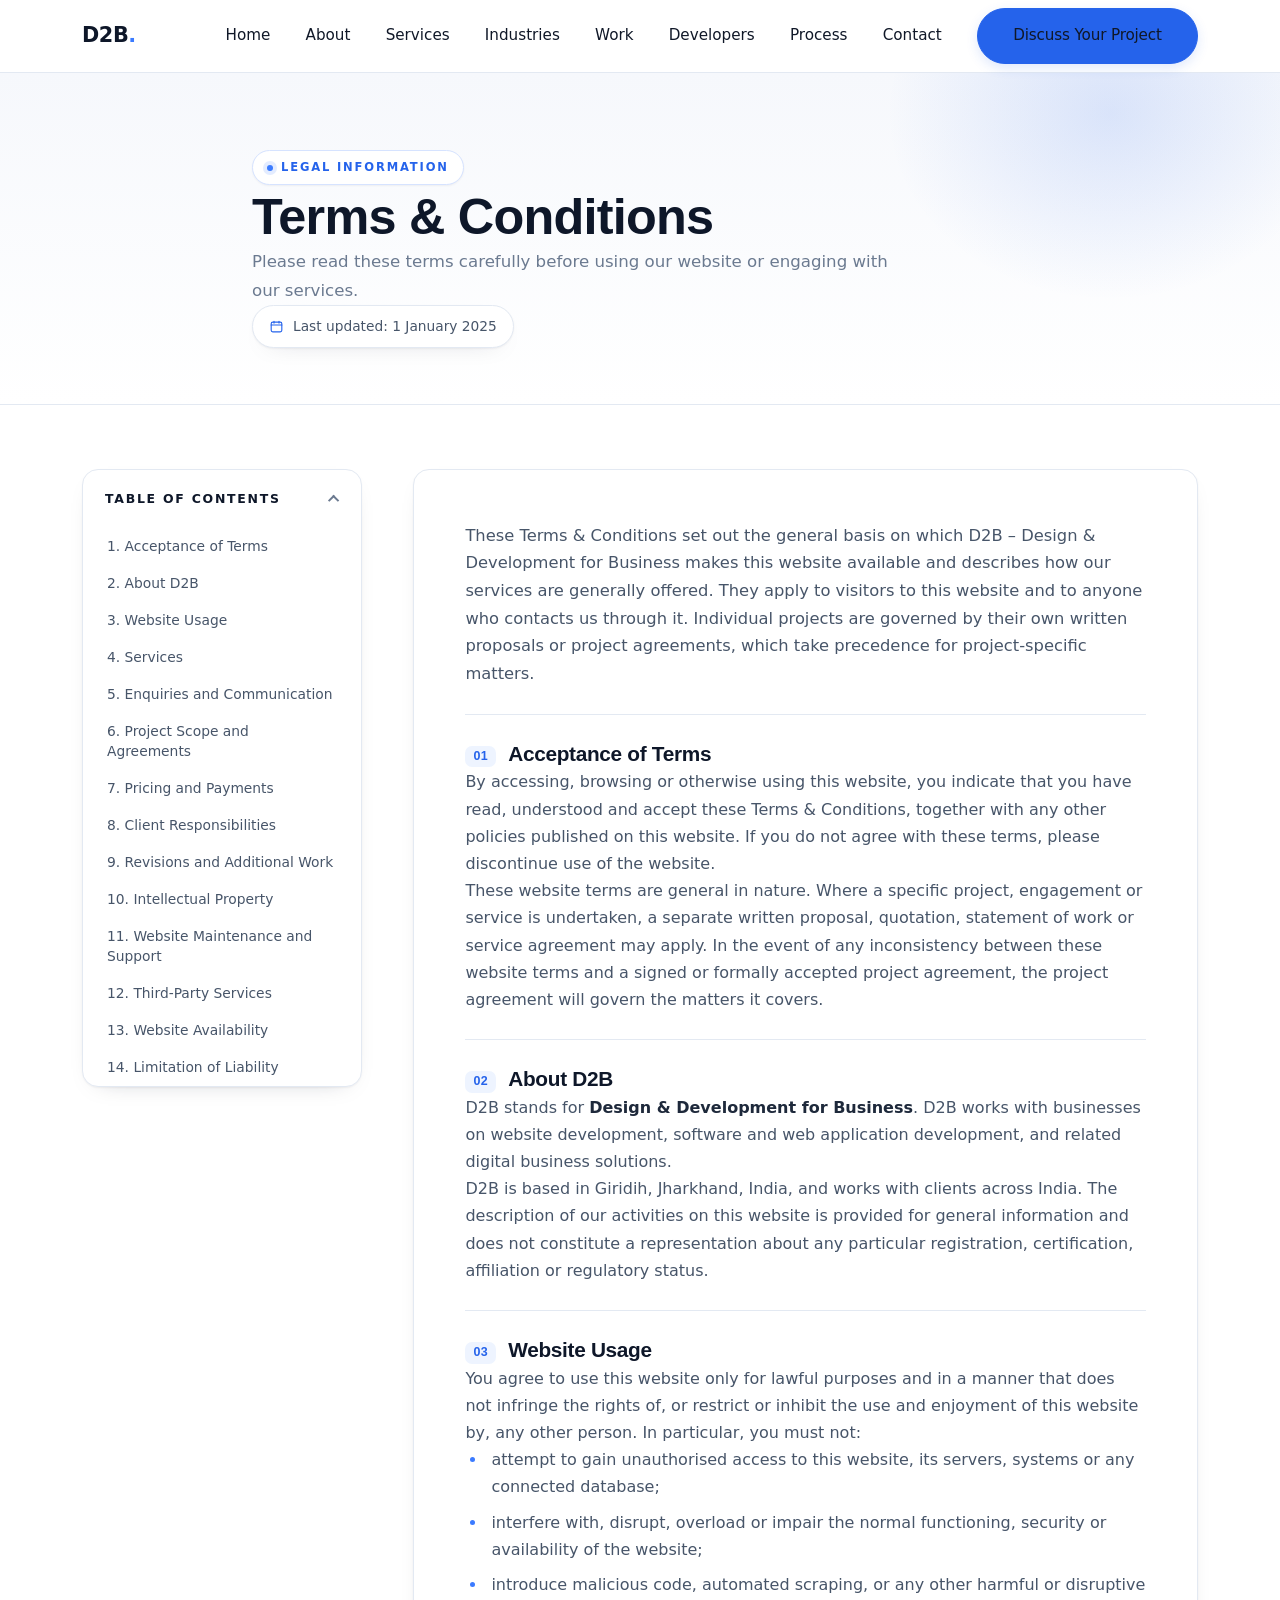
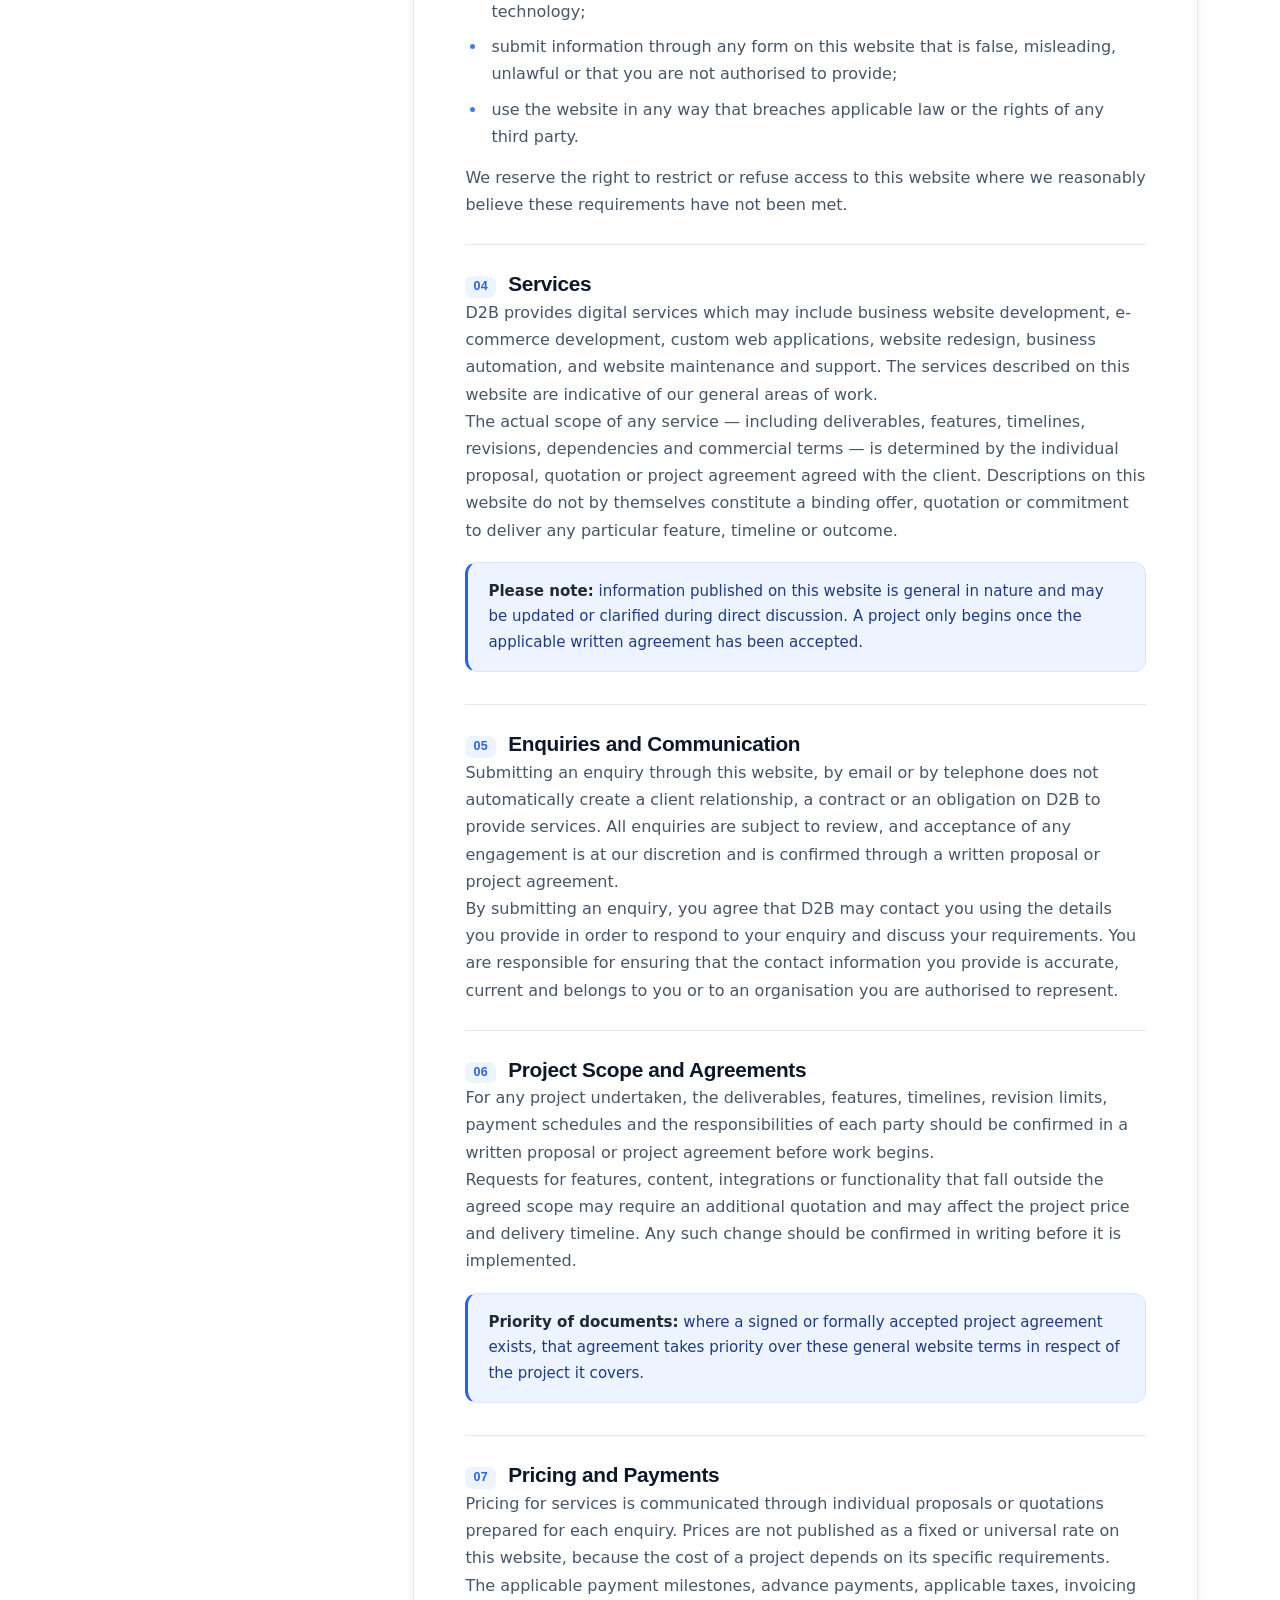
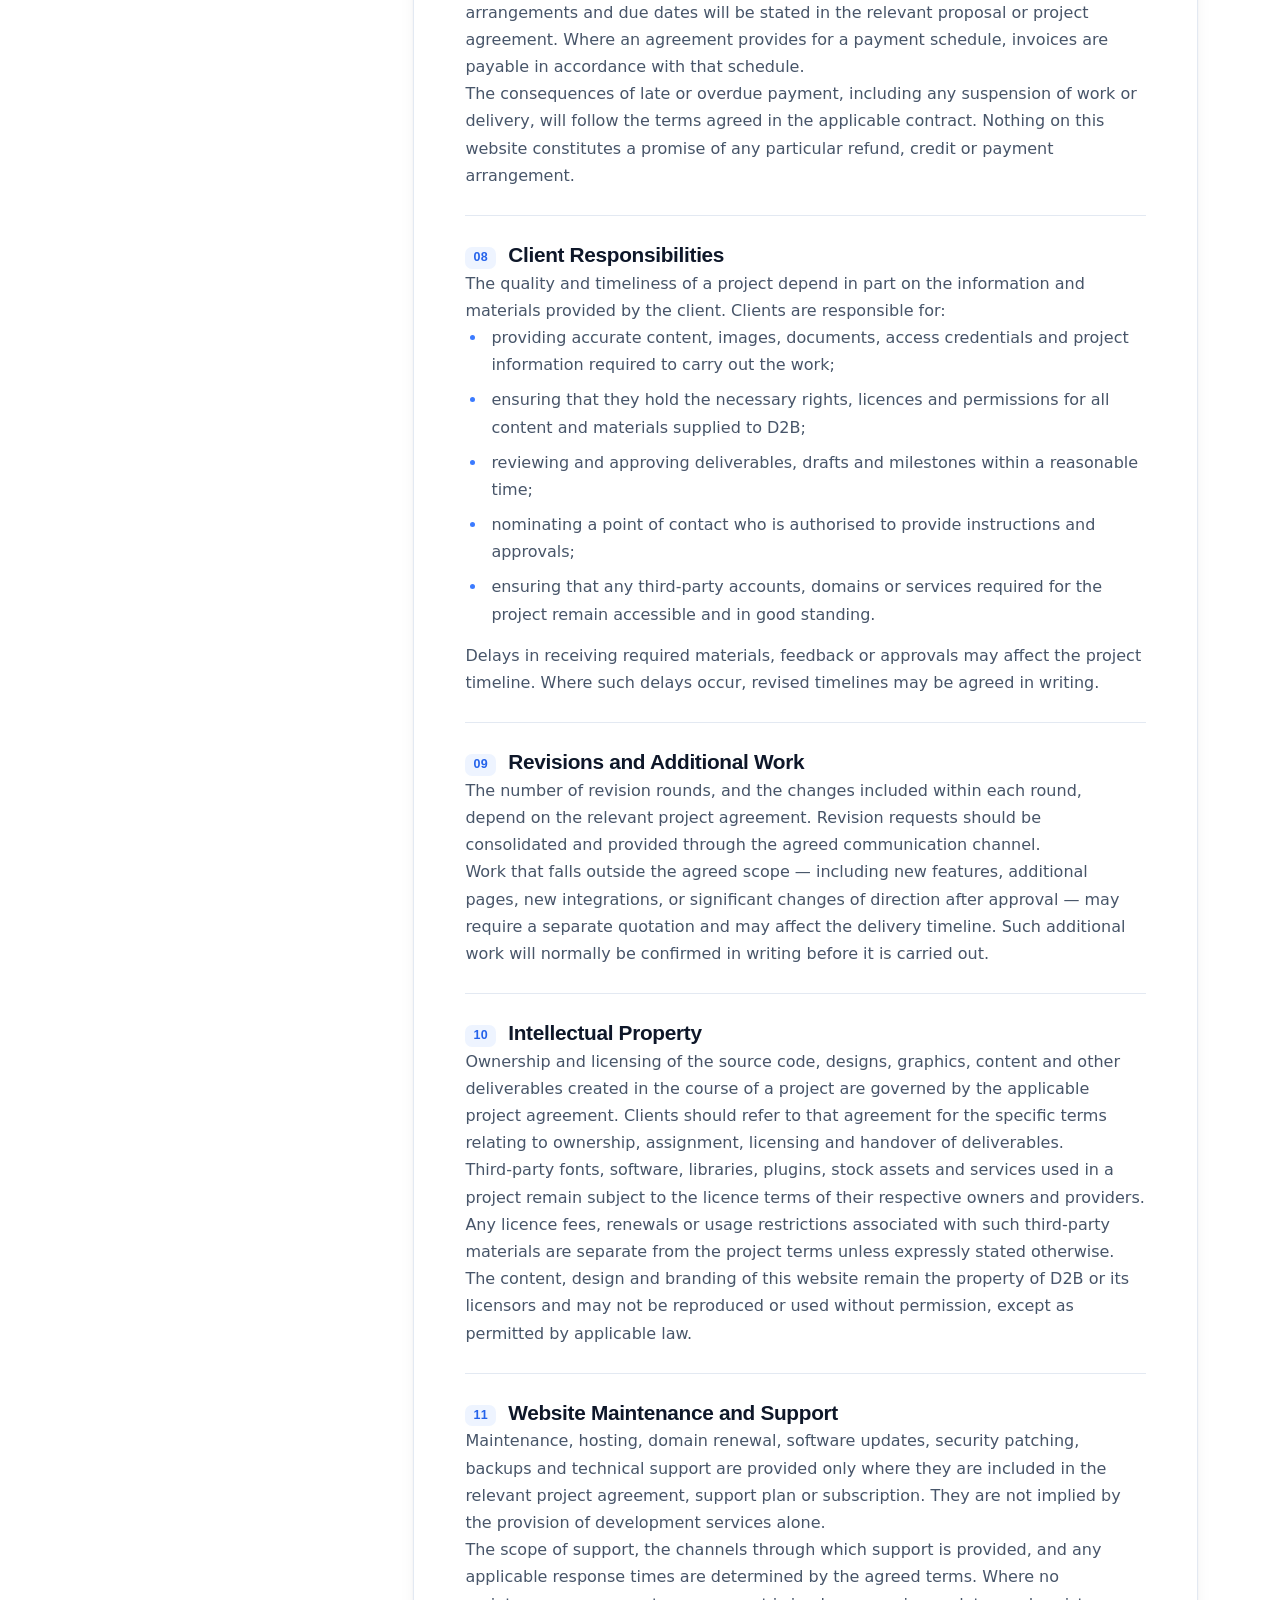
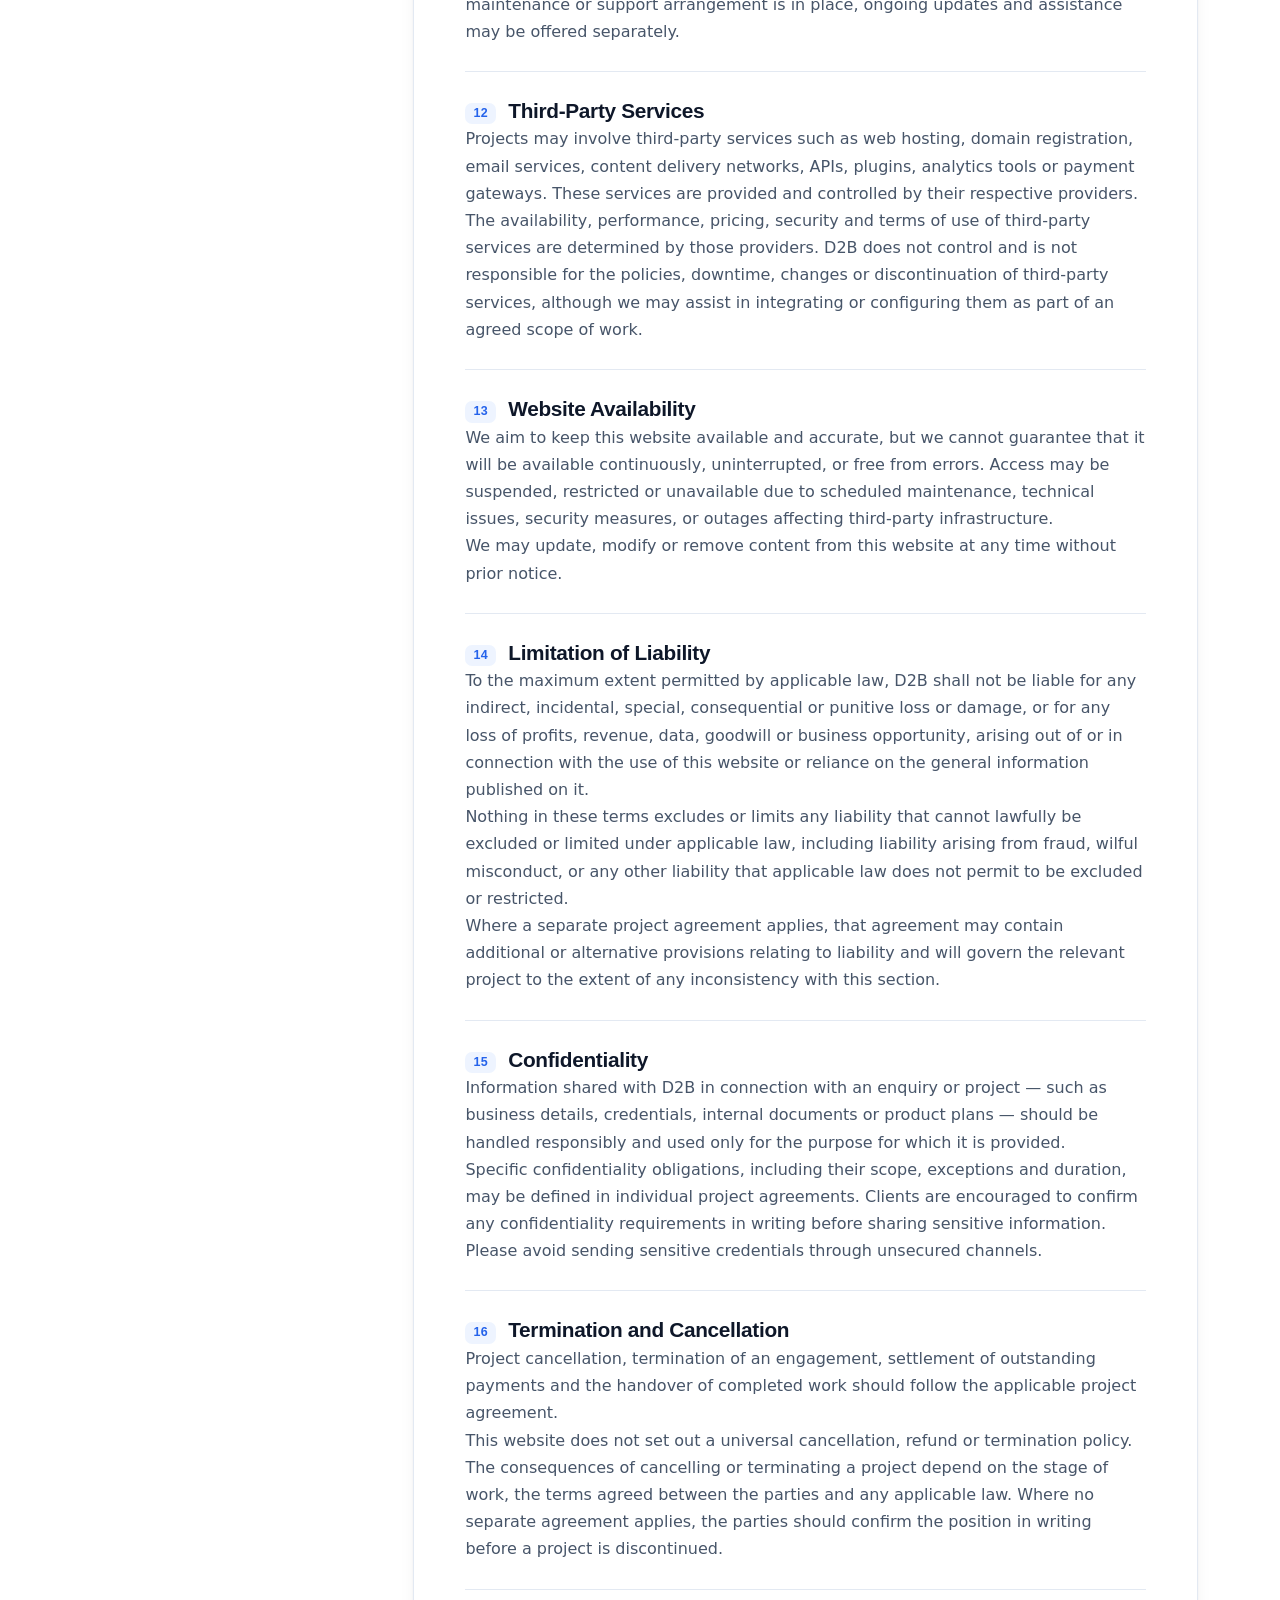
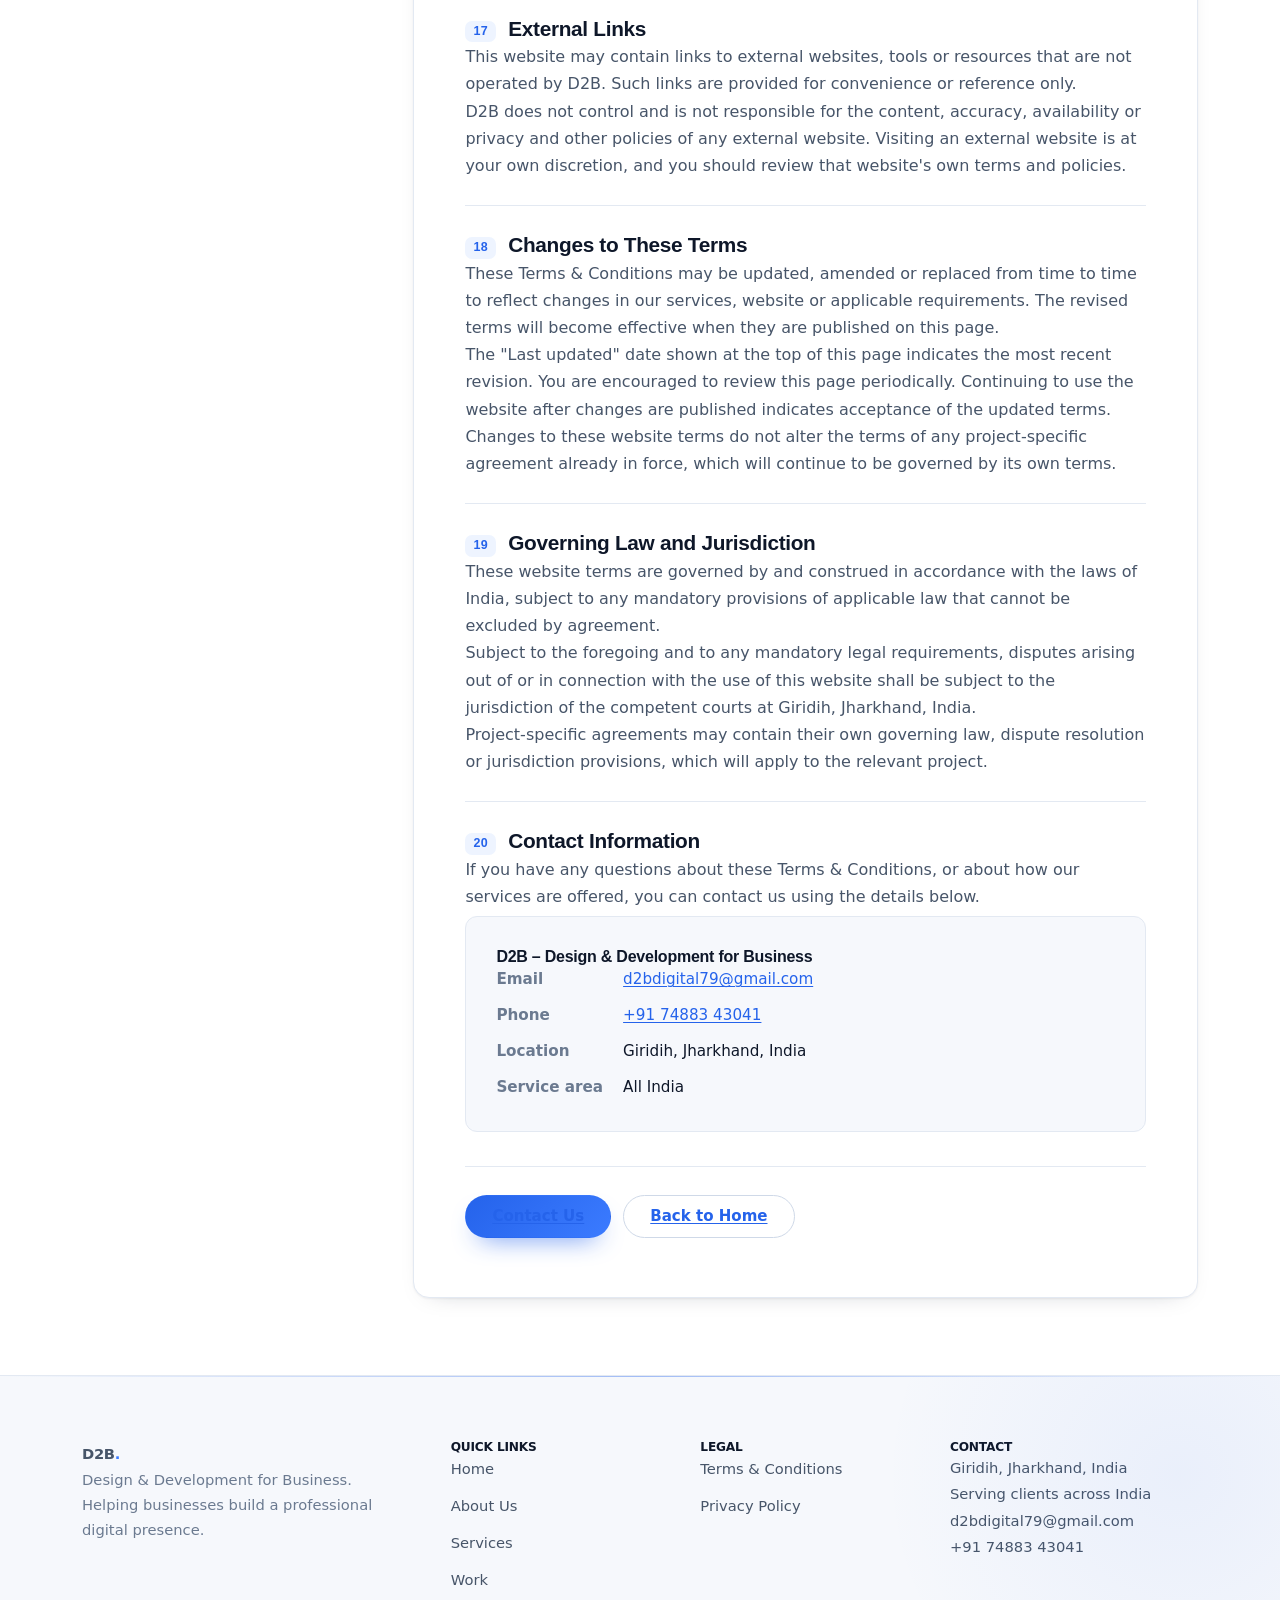
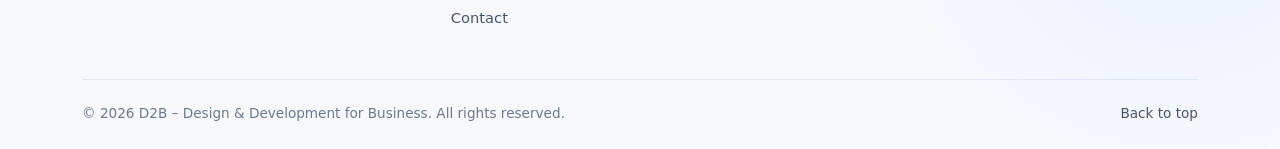
<file: terms.html>
<!DOCTYPE html>
<html lang="en">

<head>
    <meta charset="utf-8">
    <meta name="viewport" content="width=device-width, initial-scale=1">
    <meta name="theme-color" content="#ffffff">

    <title>Terms &amp; Conditions | D2B – Design &amp; Development for Business</title>
    <meta name="description"
        content="Read the Terms &amp; Conditions governing the use of the D2B – Design &amp; Development for Business website and the general basis on which our website development and digital services are offered.">
    <link rel="canonical" href="https://your-domain.com/terms-and-conditions.html">
    <meta name="robots" content="index, follow">

    <!-- Open Graph -->
    <meta property="og:type" content="website">
    <meta property="og:site_name" content="D2B – Design &amp; Development for Business">
    <meta property="og:title" content="Terms &amp; Conditions | D2B">
    <meta property="og:description"
        content="The terms governing the use of the D2B website and the general basis on which our services are offered.">
    <meta property="og:url" content="https://your-domain.com/terms-and-conditions.html">
    <meta property="og:locale" content="en_IN">
    <meta name="twitter:card" content="summary">

    <!-- Existing site stylesheet (keeps shared classes / assets available) -->
    <link rel="stylesheet" href="styles.css">

    <script>document.documentElement.classList.add('t-js');</script>

    <style>
        /* =========================================================
   D2B — TERMS & CONDITIONS  (LIGHT THEME)
   All rules are scoped to body.terms-page and prefixed with
   .t- so they cannot affect index.html or about.html.
   Adjust the tokens below to fine-tune the light palette.
   ========================================================= */

        body.terms-page {
            --t-bg: #ffffff;
            --t-bg-soft: #f6f8fc;
            --t-surface: #ffffff;
            --t-border: #e3e9f2;
            --t-border-strong: #cfd9e8;
            --t-text: #0e1729;
            --t-body: #475569;
            --t-muted: #6b7a90;
            --t-primary: #2563eb;
            --t-primary-2: #3b7bff;
            --t-primary-soft: #eef4ff;
            --t-radius: 16px;
            --t-radius-sm: 12px;
            --t-shadow-sm: 0 1px 2px rgba(15, 23, 42, .05), 0 8px 24px -18px rgba(15, 23, 42, .35);
            --t-shadow-md: 0 2px 4px rgba(15, 23, 42, .04), 0 24px 48px -32px rgba(15, 23, 42, .45);
            --t-max: 1180px;
            --t-font: 'Inter', 'Plus Jakarta Sans', system-ui, -apple-system, 'Segoe UI', Roboto, Helvetica, Arial, sans-serif;

            margin: 0;
            background: var(--t-bg);
            color: var(--t-body);
            font-family: var(--t-font);
            font-size: 16px;
            line-height: 1.7;
            overflow-x: hidden;
            -webkit-font-smoothing: antialiased;
            -moz-osx-font-smoothing: grayscale;
        }

        @media (prefers-reduced-motion: no-preference) {
            html {
                scroll-behavior: smooth;
            }
        }

        body.terms-page *,
        body.terms-page *::before,
        body.terms-page *::after {
            box-sizing: border-box;
        }

        body.terms-page img,
        body.terms-page svg {
            max-width: 100%;
        }

        body.terms-page h1,
        body.terms-page h2,
        body.terms-page h3,
        body.terms-page h4 {
            margin: 0;
            color: var(--t-text);
            line-height: 1.25;
            letter-spacing: -.015em;
            font-weight: 700;
        }

        body.terms-page p {
            margin: 0;
        }

        body.terms-page strong {
            color: #1e293b;
            font-weight: 650;
        }

        /* ---------- Layout ---------- */
        .t-container {
            width: 100%;
            max-width: var(--t-max);
            margin-inline: auto;
            padding-inline: clamp(18px, 4vw, 32px);
        }

        /* ---------- Skip link ---------- */
        .t-skip {
            position: absolute;
            left: -9999px;
            top: 0;
            z-index: 999;
            padding: 12px 20px;
            background: var(--t-primary);
            color: #fff;
            font-weight: 600;
            font-size: .9rem;
            border-radius: 0 0 10px 0;
            text-decoration: none;
        }

        .t-skip:focus {
            left: 0;
        }

        /* ---------- Header / Nav ---------- */
        .t-header {
            position: sticky;
            top: 0;
            z-index: 70;
            background: rgba(255, 255, 255, .86);
            backdrop-filter: blur(14px) saturate(160%);
            -webkit-backdrop-filter: blur(14px) saturate(160%);
            border-bottom: 1px solid var(--t-border);
        }

        .t-nav {
            display: flex;
            align-items: center;
            justify-content: space-between;
            gap: 24px;
            min-height: 72px;
        }

        .t-logo {
            font-size: 1.3rem;
            font-weight: 800;
            letter-spacing: -.02em;
            color: var(--t-text);
            text-decoration: none;
            white-space: nowrap;
        }

        .t-logo span {
            color: var(--t-primary-2);
        }

        .t-nav__links {
            display: flex;
            align-items: center;
            gap: 2px;
        }

        .t-nav__links a {
            color: var(--t-body);
            text-decoration: none;
            font-size: .93rem;
            font-weight: 500;
            padding: 10px 15px;
            border-radius: 999px;
            transition: color .2s ease, background-color .2s ease;
        }

        .t-nav__links a:hover {
            color: var(--t-text);
            background: var(--t-bg-soft);
        }

        .t-nav__links a.is-active {
            color: var(--t-primary);
            background: var(--t-primary-soft);
        }

        .t-nav__links a.t-nav__cta {
            margin-left: 8px;
            color: #fff;
            background: linear-gradient(135deg, var(--t-primary), var(--t-primary-2));
            box-shadow: 0 10px 22px -14px rgba(37, 99, 235, .85);
        }

        .t-nav__links a.t-nav__cta:hover {
            filter: brightness(1.05);
            color: #fff;
        }

        .t-burger {
            display: none;
            width: 44px;
            height: 44px;
            padding: 0;
            flex-direction: column;
            align-items: center;
            justify-content: center;
            gap: 4px;
            background: #fff;
            border: 1px solid var(--t-border-strong);
            border-radius: 12px;
            cursor: pointer;
        }

        .t-burger span {
            display: block;
            width: 20px;
            height: 2px;
            border-radius: 2px;
            background: var(--t-text);
            transition: transform .28s ease, opacity .28s ease;
        }

        .t-burger.is-open span:nth-child(1) {
            transform: translateY(6px) rotate(45deg);
        }

        .t-burger.is-open span:nth-child(2) {
            opacity: 0;
        }

        .t-burger.is-open span:nth-child(3) {
            transform: translateY(-6px) rotate(-45deg);
        }

        @media (max-width: 900px) {
            .t-burger {
                display: flex;
            }

            .t-nav__links {
                display: none;
                position: absolute;
                left: 0;
                right: 0;
                top: 100%;
                flex-direction: column;
                align-items: stretch;
                gap: 2px;
                padding: 14px clamp(18px, 4vw, 32px) 22px;
                background: #fff;
                border-bottom: 1px solid var(--t-border);
                box-shadow: 0 28px 44px -30px rgba(15, 23, 42, .45);
            }

            .t-nav__links.is-open {
                display: flex;
            }

            .t-nav__links a {
                padding: 14px 16px;
                border-radius: 12px;
            }

            .t-nav__links a.t-nav__cta {
                margin-left: 0;
                margin-top: 6px;
                text-align: center;
            }
        }

        /* ---------- Buttons ---------- */
        .t-btn {
            display: inline-flex;
            align-items: center;
            justify-content: center;
            gap: 10px;
            padding: 13px 26px;
            border-radius: 999px;
            font-size: .94rem;
            font-weight: 600;
            font-family: inherit;
            line-height: 1;
            text-decoration: none;
            border: 1px solid transparent;
            cursor: pointer;
            transition: transform .22s ease, box-shadow .22s ease,
                background-color .22s ease, border-color .22s ease, color .22s ease;
        }

        .t-btn--primary {
            background: linear-gradient(135deg, var(--t-primary), var(--t-primary-2));
            color: #fff;
            box-shadow: 0 12px 26px -14px rgba(37, 99, 235, .9);
        }

        .t-btn--primary:hover {
            transform: translateY(-2px);
            box-shadow: 0 18px 32px -14px rgba(37, 99, 235, 1);
        }

        .t-btn--ghost {
            background: #fff;
            border-color: var(--t-border-strong);
            color: var(--t-text);
        }

        .t-btn--ghost:hover {
            transform: translateY(-2px);
            border-color: #9fb6d8;
            background: var(--t-bg-soft);
        }

        .t-btn:focus-visible,
        .t-nav__links a:focus-visible,
        .t-burger:focus-visible,
        .t-toc a:focus-visible,
        .t-top:focus-visible {
            outline: 2px solid var(--t-primary);
            outline-offset: 3px;
        }

        /* ---------- Hero ---------- */
        .t-hero {
            position: relative;
            overflow: hidden;
            padding-block: clamp(46px, 6vw, 78px) clamp(36px, 4.5vw, 56px);
            background: linear-gradient(180deg, var(--t-bg-soft) 0%, #ffffff 100%);
            border-bottom: 1px solid var(--t-border);
        }

        .t-hero::before {
            content: "";
            position: absolute;
            top: -220px;
            right: -140px;
            width: 620px;
            height: 520px;
            background: radial-gradient(closest-side, rgba(37, 99, 235, .14), transparent 72%);
            pointer-events: none;
        }

        .t-hero__inner {
            position: relative;
            max-width: 840px;
        }

        .t-eyebrow {
            display: inline-flex;
            align-items: center;
            gap: 8px;
            font-size: .72rem;
            font-weight: 700;
            letter-spacing: .16em;
            text-transform: uppercase;
            color: var(--t-primary);
            padding: 7px 14px;
            border: 1px solid #d6e3ff;
            border-radius: 999px;
            background: #fff;
            box-shadow: var(--t-shadow-sm);
        }

        .t-eyebrow::before {
            content: "";
            width: 6px;
            height: 6px;
            border-radius: 50%;
            background: var(--t-primary-2);
            box-shadow: 0 0 0 4px rgba(59, 123, 255, .14);
        }

        .t-hero h1 {
            font-size: clamp(2rem, 4.6vw, 3.15rem);
            letter-spacing: -.03em;
            margin-top: 20px;
        }

        .t-hero__desc {
            margin-top: 18px;
            max-width: 62ch;
            font-size: clamp(1rem, 1.3vw, 1.075rem);
            color: var(--t-muted);
        }

        .t-updated {
            display: inline-flex;
            align-items: center;
            gap: 9px;
            margin-top: 26px;
            padding: 9px 16px;
            font-size: .86rem;
            font-weight: 500;
            color: var(--t-body);
            background: #fff;
            border: 1px solid var(--t-border);
            border-radius: 999px;
            box-shadow: var(--t-shadow-sm);
        }

        .t-updated svg {
            width: 15px;
            height: 15px;
            color: var(--t-primary);
            flex: 0 0 auto;
        }

        /* ---------- Document layout ---------- */
        .t-doc {
            padding-block: clamp(40px, 5vw, 72px) clamp(56px, 6vw, 96px);
        }

        .t-doc__grid {
            display: grid;
            grid-template-columns: 280px minmax(0, 1fr);
            gap: clamp(28px, 4vw, 56px);
            align-items: start;
        }

        @media (max-width: 1000px) {
            .t-doc__grid {
                grid-template-columns: 1fr;
                gap: 28px;
            }
        }

        /* ---------- Table of contents ---------- */
        .t-toc {
            position: sticky;
            top: 96px;
            border: 1px solid var(--t-border);
            border-radius: var(--t-radius);
            background: var(--t-surface);
            box-shadow: var(--t-shadow-sm);
            overflow: hidden;
        }

        .t-toc__summary {
            display: flex;
            align-items: center;
            justify-content: space-between;
            gap: 12px;
            list-style: none;
            cursor: pointer;
            padding: 18px 22px;
            font-size: .78rem;
            font-weight: 700;
            letter-spacing: .14em;
            text-transform: uppercase;
            color: var(--t-text);
            user-select: none;
        }

        .t-toc__summary::-webkit-details-marker {
            display: none;
        }

        .t-toc__summary::after {
            content: "";
            width: 8px;
            height: 8px;
            border-right: 2px solid var(--t-muted);
            border-bottom: 2px solid var(--t-muted);
            transform: rotate(45deg) translateY(-2px);
            transition: transform .25s ease;
        }

        .t-toc[open] .t-toc__summary::after {
            transform: rotate(-135deg) translateY(-2px);
        }

        .t-toc__list {
            list-style: none;
            margin: 0;
            padding: 0 12px 16px;
            display: grid;
            gap: 1px;
            counter-reset: toc;
            max-height: min(62vh, 560px);
            overflow-y: auto;
            overscroll-behavior: contain;
            scrollbar-width: thin;
            scrollbar-color: #cbd7e8 transparent;
        }

        .t-toc__list::-webkit-scrollbar {
            width: 6px;
        }

        .t-toc__list::-webkit-scrollbar-thumb {
            background: #d6e0ee;
            border-radius: 99px;
        }

        .t-toc a {
            display: block;
            padding: 8px 12px 8px 10px;
            border-radius: 9px;
            font-size: .865rem;
            line-height: 1.45;
            color: var(--t-body);
            text-decoration: none;
            border-left: 2px solid transparent;
            transition: color .18s ease, background-color .18s ease, border-color .18s ease;
        }

        .t-toc a:hover {
            color: var(--t-primary);
            background: var(--t-bg-soft);
        }

        .t-toc a.is-current {
            color: var(--t-primary);
            background: var(--t-primary-soft);
            border-left-color: var(--t-primary);
            font-weight: 600;
        }

        @media (max-width: 1000px) {
            .t-toc {
                position: static;
            }

            .t-toc__list {
                max-height: none;
            }
        }

        /* ---------- Content ---------- */
        .t-content {
            background: var(--t-surface);
            border: 1px solid var(--t-border);
            border-radius: var(--t-radius);
            box-shadow: var(--t-shadow-sm);
            padding: clamp(26px, 4vw, 56px);
        }

        .t-intro {
            padding-bottom: 26px;
            margin-bottom: 8px;
            border-bottom: 1px solid var(--t-border);
            font-size: 1.02rem;
            color: var(--t-body);
        }

        .t-section {
            padding-block: 26px;
            border-bottom: 1px solid var(--t-border);
            scroll-margin-top: 96px;
        }

        .t-section:last-of-type {
            border-bottom: 0;
            padding-bottom: 8px;
        }

        .t-section h2 {
            display: flex;
            align-items: baseline;
            gap: 12px;
            font-size: clamp(1.12rem, 1.9vw, 1.3rem);
            letter-spacing: -.012em;
            margin-bottom: 14px;
        }

        .t-section h2 .t-num {
            flex: 0 0 auto;
            font-size: .78rem;
            font-weight: 700;
            letter-spacing: .04em;
            color: var(--t-primary);
            background: var(--t-primary-soft);
            border-radius: 7px;
            padding: 3px 8px;
            transform: translateY(-1px);
        }

        .t-section h3 {
            font-size: .98rem;
            margin-top: 20px;
            margin-bottom: 8px;
            color: var(--t-text);
        }

        .t-section p {
            margin-bottom: 12px;
            max-width: 76ch;
        }

        .t-section p:last-child {
            margin-bottom: 0;
        }

        .t-section ul,
        .t-section ol {
            margin: 0 0 14px;
            padding-left: 22px;
            max-width: 76ch;
        }

        .t-section ul {
            list-style: disc;
        }

        .t-section ul li,
        .t-section ol li {
            margin-bottom: 8px;
            padding-left: 4px;
        }

        .t-section ul li::marker {
            color: var(--t-primary-2);
        }

        .t-section ol li::marker {
            color: var(--t-primary);
            font-weight: 600;
        }

        .t-section li:last-child {
            margin-bottom: 0;
        }

        .t-section a {
            color: var(--t-primary);
            text-decoration: underline;
            text-decoration-thickness: 1px;
            text-underline-offset: 2px;
        }

        .t-section a:hover {
            color: #1d4ed8;
        }

        /* ---------- Note callout ---------- */
        .t-note {
            margin: 18px 0 6px;
            padding: 16px 20px;
            border-radius: var(--t-radius-sm);
            background: var(--t-primary-soft);
            border: 1px solid #d8e6ff;
            border-left: 3px solid var(--t-primary);
            font-size: .94rem;
            color: #1e3a8a;
            max-width: 76ch;
        }

        .t-note p {
            margin-bottom: 0;
            color: inherit;
        }

        .t-note strong {
            color: #1e3a8a;
        }

        /* ---------- Contact block ---------- */
        .t-contact-card {
            margin-top: 6px;
            padding: clamp(20px, 3vw, 30px);
            border: 1px solid var(--t-border);
            border-radius: var(--t-radius-sm);
            background: var(--t-bg-soft);
            max-width: 76ch;
        }

        .t-contact-card h3 {
            margin-top: 0;
            font-size: 1rem;
            margin-bottom: 14px;
        }

        .t-contact-card dl {
            margin: 0;
            display: grid;
            grid-template-columns: auto 1fr;
            gap: 10px 20px;
            font-size: .95rem;
        }

        .t-contact-card dt {
            color: var(--t-muted);
            font-weight: 600;
        }

        .t-contact-card dd {
            margin: 0;
            color: var(--t-text);
        }

        .t-contact-card dd a {
            color: var(--t-primary);
        }

        @media (max-width: 520px) {
            .t-contact-card dl {
                grid-template-columns: 1fr;
                gap: 2px 0;
            }

            .t-contact-card dt {
                margin-top: 10px;
            }

            .t-contact-card dt:first-child {
                margin-top: 0;
            }
        }

        /* ---------- Bottom actions ---------- */
        .t-actions {
            display: flex;
            flex-wrap: wrap;
            gap: 12px;
            margin-top: 34px;
            padding-top: 28px;
            border-top: 1px solid var(--t-border);
        }

        /* ---------- Back to top ---------- */
        .t-top {
            position: fixed;
            right: clamp(16px, 3vw, 28px);
            bottom: clamp(16px, 3vw, 28px);
            z-index: 80;
            display: grid;
            place-items: center;
            width: 46px;
            height: 46px;
            border-radius: 50%;
            background: #fff;
            border: 1px solid var(--t-border-strong);
            color: var(--t-text);
            box-shadow: var(--t-shadow-md);
            cursor: pointer;
            opacity: 0;
            visibility: hidden;
            transform: translateY(10px);
            transition: opacity .25s ease, transform .25s ease, visibility .25s ease, border-color .2s ease;
        }

        .t-top.is-visible {
            opacity: 1;
            visibility: visible;
            transform: none;
        }

        .t-top:hover {
            border-color: var(--t-primary);
            color: var(--t-primary);
        }

        .t-top svg {
            width: 18px;
            height: 18px;
        }

        @media (prefers-reduced-motion: reduce) {
            .t-top {
                transition: none;
            }
        }

        /* ---------- Footer ---------- */
        .t-footer {
            background: var(--t-bg-soft);
            border-top: 1px solid var(--t-border);
            padding-block: clamp(44px, 5vw, 64px) 24px;
        }

        .t-footer__grid {
            display: grid;
            grid-template-columns: 1.6fr 1fr 1fr 1.25fr;
            gap: clamp(28px, 4vw, 56px);
        }

        @media (max-width: 900px) {
            .t-footer__grid {
                grid-template-columns: 1fr 1fr;
            }
        }

        @media (max-width: 560px) {
            .t-footer__grid {
                grid-template-columns: 1fr;
            }
        }

        .t-footer h4 {
            font-size: .76rem;
            font-weight: 700;
            letter-spacing: .14em;
            text-transform: uppercase;
            color: var(--t-text);
            margin: 0 0 16px;
        }

        .t-footer ul {
            list-style: none;
            margin: 0;
            padding: 0;
            display: grid;
            gap: 10px;
        }

        .t-footer a {
            color: var(--t-body);
            text-decoration: none;
            font-size: .92rem;
            transition: color .2s ease;
        }

        .t-footer a:hover {
            color: var(--t-primary);
        }

        .t-footer address {
            font-style: normal;
            font-size: .92rem;
            color: var(--t-body);
            line-height: 1.8;
        }

        .t-footer__about p {
            margin-top: 14px;
            font-size: .92rem;
            color: var(--t-muted);
            max-width: 34ch;
        }

        .t-footer__bottom {
            margin-top: clamp(30px, 4vw, 48px);
            padding-top: 22px;
            border-top: 1px solid var(--t-border);
            display: flex;
            flex-wrap: wrap;
            gap: 10px 18px;
            align-items: center;
            justify-content: space-between;
            font-size: .85rem;
            color: var(--t-muted);
        }

        .t-footer__bottom a {
            font-size: .85rem;
        }

        /* ---------- Print ---------- */
        @media print {

            .t-header,
            .t-footer,
            .t-toc,
            .t-top,
            .t-actions,
            .t-skip {
                display: none !important;
            }

            body.terms-page {
                background: #fff;
                color: #000;
            }

            .t-content {
                border: 0;
                box-shadow: none;
                padding: 0;
            }

            .t-doc__grid {
                display: block;
            }

            .t-section {
                break-inside: avoid;
            }

            .t-section h2 .t-num {
                background: none;
                color: #000;
                padding: 0;
            }
        }
    </style>
</head>

<body class="terms-page">

    <a class="t-skip" href="#main">Skip to content</a>

    <!-- =========================================================
     NAVBAR
     Replace with the exact markup from index.html if it differs,
     keeping the About / Contact links unchanged.
     ========================================================= -->
    <header class="t-header">
        <div class="t-container t-nav">
            <a href="index.html" class="t-logo"
                aria-label="D2B – Design and Development for Business, home">D2B<span>.</span></a>

            <nav class="nav-links" id="desktopNav" aria-label="Main navigation">
                <a href="index.html#home">Home</a>
                <a href="about.html">About</a>
                <a href="index.html#services">Services</a>
                <a href="index.html#industries">Industries</a>
                <a href="index.html#work">Work</a>
                <a href="index.html#developers">Developers</a>
                <a href="index.html#process">Process</a>
                <a href="index.html#contact">Contact</a>
                <a href="index.html#contact" class="btn btn-primary">Discuss Your Project</a>
            </nav>

            <button class="t-burger" id="navToggle" type="button" aria-label="Toggle navigation menu"
                aria-expanded="false" aria-controls="navLinks">
                <span></span><span></span><span></span>
            </button>
        </div>
    </header>

    <main id="main">

        <!-- =========================================================
       HERO
       ========================================================= -->
        <section class="t-hero" aria-labelledby="page-title">
            <div class="t-container t-hero__inner">
                <span class="t-eyebrow">Legal information</span>
                <h1 id="page-title">Terms &amp; Conditions</h1>
                <p class="t-hero__desc">
                    Please read these terms carefully before using our website or engaging with our services.
                </p>

                <!-- EDITABLE PLACEHOLDER: update the date below whenever these terms change -->
                <p class="t-updated">
                    <svg viewBox="0 0 24 24" fill="none" stroke="currentColor" stroke-width="1.8" stroke-linecap="round"
                        stroke-linejoin="round" aria-hidden="true">
                        <rect x="3.5" y="5" width="17" height="15.5" rx="2.5" />
                        <path d="M3.5 9.5h17M8 3.5v3M16 3.5v3" />
                    </svg>
                    <span>Last updated: <time datetime="2025-01-01">1 January 2025</time></span>
                </p>
            </div>
        </section>

        <!-- =========================================================
       DOCUMENT
       ========================================================= -->
        <div class="t-doc">
            <div class="t-container t-doc__grid">

                <!-- ---------- Table of contents ---------- -->
                <details class="t-toc" id="toc" open>
                    <summary class="t-toc__summary">Table of Contents</summary>
                    <nav aria-label="Terms and conditions contents">
                        <ol class="t-toc__list">
                            <li><a href="#acceptance">1. Acceptance of Terms</a></li>
                            <li><a href="#about-d2b">2. About D2B</a></li>
                            <li><a href="#website-usage">3. Website Usage</a></li>
                            <li><a href="#services">4. Services</a></li>
                            <li><a href="#enquiries">5. Enquiries and Communication</a></li>
                            <li><a href="#project-scope">6. Project Scope and Agreements</a></li>
                            <li><a href="#pricing-payments">7. Pricing and Payments</a></li>
                            <li><a href="#client-responsibilities">8. Client Responsibilities</a></li>
                            <li><a href="#revisions">9. Revisions and Additional Work</a></li>
                            <li><a href="#intellectual-property">10. Intellectual Property</a></li>
                            <li><a href="#maintenance-support">11. Website Maintenance and Support</a></li>
                            <li><a href="#third-party">12. Third-Party Services</a></li>
                            <li><a href="#availability">13. Website Availability</a></li>
                            <li><a href="#liability">14. Limitation of Liability</a></li>
                            <li><a href="#confidentiality">15. Confidentiality</a></li>
                            <li><a href="#termination">16. Termination and Cancellation</a></li>
                            <li><a href="#external-links">17. External Links</a></li>
                            <li><a href="#changes">18. Changes to These Terms</a></li>
                            <li><a href="#governing-law">19. Governing Law and Jurisdiction</a></li>
                            <li><a href="#contact">20. Contact Information</a></li>
                        </ol>
                    </nav>
                </details>

                <!-- ---------- Content ---------- -->
                <article class="t-content">

                    <p class="t-intro">
                        These Terms &amp; Conditions set out the general basis on which D2B – Design &amp;
                        Development for Business makes this website available and describes how our services
                        are generally offered. They apply to visitors to this website and to anyone who
                        contacts us through it. Individual projects are governed by their own written
                        proposals or project agreements, which take precedence for project-specific matters.
                    </p>

                    <!-- 1 -->
                    <section class="t-section" id="acceptance" aria-labelledby="acceptance-h">
                        <h2 id="acceptance-h"><span class="t-num" aria-hidden="true">01</span>Acceptance of Terms</h2>
                        <p>
                            By accessing, browsing or otherwise using this website, you indicate that you have
                            read, understood and accept these Terms &amp; Conditions, together with any other
                            policies published on this website. If you do not agree with these terms, please
                            discontinue use of the website.
                        </p>
                        <p>
                            These website terms are general in nature. Where a specific project, engagement or
                            service is undertaken, a separate written proposal, quotation, statement of work or
                            service agreement may apply. In the event of any inconsistency between these website
                            terms and a signed or formally accepted project agreement, the project agreement will
                            govern the matters it covers.
                        </p>
                    </section>

                    <!-- 2 -->
                    <section class="t-section" id="about-d2b" aria-labelledby="about-d2b-h">
                        <h2 id="about-d2b-h"><span class="t-num" aria-hidden="true">02</span>About D2B</h2>
                        <p>
                            D2B stands for <strong>Design &amp; Development for Business</strong>. D2B works with
                            businesses on website development, software and web application development, and
                            related digital business solutions.
                        </p>
                        <p>
                            D2B is based in Giridih, Jharkhand, India, and works with clients across India. The
                            description of our activities on this website is provided for general information and
                            does not constitute a representation about any particular registration, certification,
                            affiliation or regulatory status.
                        </p>
                    </section>

                    <!-- 3 -->
                    <section class="t-section" id="website-usage" aria-labelledby="website-usage-h">
                        <h2 id="website-usage-h"><span class="t-num" aria-hidden="true">03</span>Website Usage</h2>
                        <p>
                            You agree to use this website only for lawful purposes and in a manner that does not
                            infringe the rights of, or restrict or inhibit the use and enjoyment of this website
                            by, any other person. In particular, you must not:
                        </p>
                        <ul>
                            <li>attempt to gain unauthorised access to this website, its servers, systems or any
                                connected database;</li>
                            <li>interfere with, disrupt, overload or impair the normal functioning, security or
                                availability of the website;</li>
                            <li>introduce malicious code, automated scraping, or any other harmful or disruptive
                                technology;</li>
                            <li>submit information through any form on this website that is false, misleading, unlawful
                                or that you are not authorised to provide;</li>
                            <li>use the website in any way that breaches applicable law or the rights of any third
                                party.</li>
                        </ul>
                        <p>
                            We reserve the right to restrict or refuse access to this website where we reasonably
                            believe these requirements have not been met.
                        </p>
                    </section>

                    <!-- 4 -->
                    <section class="t-section" id="services" aria-labelledby="services-h">
                        <h2 id="services-h"><span class="t-num" aria-hidden="true">04</span>Services</h2>
                        <p>
                            D2B provides digital services which may include business website development,
                            e-commerce development, custom web applications, website redesign, business
                            automation, and website maintenance and support. The services described on this
                            website are indicative of our general areas of work.
                        </p>
                        <p>
                            The actual scope of any service — including deliverables, features, timelines,
                            revisions, dependencies and commercial terms — is determined by the individual
                            proposal, quotation or project agreement agreed with the client. Descriptions on this
                            website do not by themselves constitute a binding offer, quotation or commitment to
                            deliver any particular feature, timeline or outcome.
                        </p>
                        <div class="t-note">
                            <p>
                                <strong>Please note:</strong> information published on this website is general in
                                nature and may be updated or clarified during direct discussion. A project only
                                begins once the applicable written agreement has been accepted.
                            </p>
                        </div>
                    </section>

                    <!-- 5 -->
                    <section class="t-section" id="enquiries" aria-labelledby="enquiries-h">
                        <h2 id="enquiries-h"><span class="t-num" aria-hidden="true">05</span>Enquiries and Communication
                        </h2>
                        <p>
                            Submitting an enquiry through this website, by email or by telephone does not
                            automatically create a client relationship, a contract or an obligation on D2B to
                            provide services. All enquiries are subject to review, and acceptance of any
                            engagement is at our discretion and is confirmed through a written proposal or
                            project agreement.
                        </p>
                        <p>
                            By submitting an enquiry, you agree that D2B may contact you using the details you
                            provide in order to respond to your enquiry and discuss your requirements. You are
                            responsible for ensuring that the contact information you provide is accurate,
                            current and belongs to you or to an organisation you are authorised to represent.
                        </p>
                    </section>

                    <!-- 6 -->
                    <section class="t-section" id="project-scope" aria-labelledby="project-scope-h">
                        <h2 id="project-scope-h"><span class="t-num" aria-hidden="true">06</span>Project Scope and
                            Agreements</h2>
                        <p>
                            For any project undertaken, the deliverables, features, timelines, revision limits,
                            payment schedules and the responsibilities of each party should be confirmed in a
                            written proposal or project agreement before work begins.
                        </p>
                        <p>
                            Requests for features, content, integrations or functionality that fall outside the
                            agreed scope may require an additional quotation and may affect the project price and
                            delivery timeline. Any such change should be confirmed in writing before it is
                            implemented.
                        </p>
                        <div class="t-note">
                            <p>
                                <strong>Priority of documents:</strong> where a signed or formally accepted project
                                agreement exists, that agreement takes priority over these general website terms in
                                respect of the project it covers.
                            </p>
                        </div>
                    </section>

                    <!-- 7 -->
                    <section class="t-section" id="pricing-payments" aria-labelledby="pricing-payments-h">
                        <h2 id="pricing-payments-h"><span class="t-num" aria-hidden="true">07</span>Pricing and Payments
                        </h2>
                        <p>
                            Pricing for services is communicated through individual proposals or quotations
                            prepared for each enquiry. Prices are not published as a fixed or universal rate on
                            this website, because the cost of a project depends on its specific requirements.
                        </p>
                        <p>
                            The applicable payment milestones, advance payments, applicable taxes, invoicing
                            arrangements and due dates will be stated in the relevant proposal or project
                            agreement. Where an agreement provides for a payment schedule, invoices are payable
                            in accordance with that schedule.
                        </p>
                        <p>
                            The consequences of late or overdue payment, including any suspension of work or
                            delivery, will follow the terms agreed in the applicable contract. Nothing on this
                            website constitutes a promise of any particular refund, credit or payment arrangement.
                        </p>
                    </section>

                    <!-- 8 -->
                    <section class="t-section" id="client-responsibilities" aria-labelledby="client-responsibilities-h">
                        <h2 id="client-responsibilities-h"><span class="t-num" aria-hidden="true">08</span>Client
                            Responsibilities</h2>
                        <p>
                            The quality and timeliness of a project depend in part on the information and
                            materials provided by the client. Clients are responsible for:
                        </p>
                        <ul>
                            <li>providing accurate content, images, documents, access credentials and project
                                information required to carry out the work;</li>
                            <li>ensuring that they hold the necessary rights, licences and permissions for all content
                                and materials supplied to D2B;</li>
                            <li>reviewing and approving deliverables, drafts and milestones within a reasonable time;
                            </li>
                            <li>nominating a point of contact who is authorised to provide instructions and approvals;
                            </li>
                            <li>ensuring that any third-party accounts, domains or services required for the project
                                remain accessible and in good standing.</li>
                        </ul>
                        <p>
                            Delays in receiving required materials, feedback or approvals may affect the project
                            timeline. Where such delays occur, revised timelines may be agreed in writing.
                        </p>
                    </section>

                    <!-- 9 -->
                    <section class="t-section" id="revisions" aria-labelledby="revisions-h">
                        <h2 id="revisions-h"><span class="t-num" aria-hidden="true">09</span>Revisions and Additional
                            Work</h2>
                        <p>
                            The number of revision rounds, and the changes included within each round, depend on
                            the relevant project agreement. Revision requests should be consolidated and provided
                            through the agreed communication channel.
                        </p>
                        <p>
                            Work that falls outside the agreed scope — including new features, additional pages,
                            new integrations, or significant changes of direction after approval — may require a
                            separate quotation and may affect the delivery timeline. Such additional work will
                            normally be confirmed in writing before it is carried out.
                        </p>
                    </section>

                    <!-- 10 -->
                    <section class="t-section" id="intellectual-property" aria-labelledby="intellectual-property-h">
                        <h2 id="intellectual-property-h"><span class="t-num" aria-hidden="true">10</span>Intellectual
                            Property</h2>
                        <p>
                            Ownership and licensing of the source code, designs, graphics, content and other
                            deliverables created in the course of a project are governed by the applicable
                            project agreement. Clients should refer to that agreement for the specific terms
                            relating to ownership, assignment, licensing and handover of deliverables.
                        </p>
                        <p>
                            Third-party fonts, software, libraries, plugins, stock assets and services used in a
                            project remain subject to the licence terms of their respective owners and providers.
                            Any licence fees, renewals or usage restrictions associated with such third-party
                            materials are separate from the project terms unless expressly stated otherwise.
                        </p>
                        <p>
                            The content, design and branding of this website remain the property of D2B or its
                            licensors and may not be reproduced or used without permission, except as permitted
                            by applicable law.
                        </p>
                    </section>

                    <!-- 11 -->
                    <section class="t-section" id="maintenance-support" aria-labelledby="maintenance-support-h">
                        <h2 id="maintenance-support-h"><span class="t-num" aria-hidden="true">11</span>Website
                            Maintenance and Support</h2>
                        <p>
                            Maintenance, hosting, domain renewal, software updates, security patching, backups
                            and technical support are provided only where they are included in the relevant
                            project agreement, support plan or subscription. They are not implied by the
                            provision of development services alone.
                        </p>
                        <p>
                            The scope of support, the channels through which support is provided, and any
                            applicable response times are determined by the agreed terms. Where no maintenance or
                            support arrangement is in place, ongoing updates and assistance may be offered
                            separately.
                        </p>
                    </section>

                    <!-- 12 -->
                    <section class="t-section" id="third-party" aria-labelledby="third-party-h">
                        <h2 id="third-party-h"><span class="t-num" aria-hidden="true">12</span>Third-Party Services</h2>
                        <p>
                            Projects may involve third-party services such as web hosting, domain registration,
                            email services, content delivery networks, APIs, plugins, analytics tools or payment
                            gateways. These services are provided and controlled by their respective providers.
                        </p>
                        <p>
                            The availability, performance, pricing, security and terms of use of third-party
                            services are determined by those providers. D2B does not control and is not
                            responsible for the policies, downtime, changes or discontinuation of third-party
                            services, although we may assist in integrating or configuring them as part of an
                            agreed scope of work.
                        </p>
                    </section>

                    <!-- 13 -->
                    <section class="t-section" id="availability" aria-labelledby="availability-h">
                        <h2 id="availability-h"><span class="t-num" aria-hidden="true">13</span>Website Availability
                        </h2>
                        <p>
                            We aim to keep this website available and accurate, but we cannot guarantee that it
                            will be available continuously, uninterrupted, or free from errors. Access may be
                            suspended, restricted or unavailable due to scheduled maintenance, technical issues,
                            security measures, or outages affecting third-party infrastructure.
                        </p>
                        <p>
                            We may update, modify or remove content from this website at any time without prior
                            notice.
                        </p>
                    </section>

                    <!-- 14 -->
                    <section class="t-section" id="liability" aria-labelledby="liability-h">
                        <h2 id="liability-h"><span class="t-num" aria-hidden="true">14</span>Limitation of Liability
                        </h2>
                        <p>
                            To the maximum extent permitted by applicable law, D2B shall not be liable for any
                            indirect, incidental, special, consequential or punitive loss or damage, or for any
                            loss of profits, revenue, data, goodwill or business opportunity, arising out of or in
                            connection with the use of this website or reliance on the general information
                            published on it.
                        </p>
                        <p>
                            Nothing in these terms excludes or limits any liability that cannot lawfully be
                            excluded or limited under applicable law, including liability arising from fraud,
                            wilful misconduct, or any other liability that applicable law does not permit to be
                            excluded or restricted.
                        </p>
                        <p>
                            Where a separate project agreement applies, that agreement may contain additional or
                            alternative provisions relating to liability and will govern the relevant project to
                            the extent of any inconsistency with this section.
                        </p>
                    </section>

                    <!-- 15 -->
                    <section class="t-section" id="confidentiality" aria-labelledby="confidentiality-h">
                        <h2 id="confidentiality-h"><span class="t-num" aria-hidden="true">15</span>Confidentiality</h2>
                        <p>
                            Information shared with D2B in connection with an enquiry or project — such as
                            business details, credentials, internal documents or product plans — should be
                            handled responsibly and used only for the purpose for which it is provided.
                        </p>
                        <p>
                            Specific confidentiality obligations, including their scope, exceptions and duration,
                            may be defined in individual project agreements. Clients are encouraged to confirm
                            any confidentiality requirements in writing before sharing sensitive information.
                            Please avoid sending sensitive credentials through unsecured channels.
                        </p>
                    </section>

                    <!-- 16 -->
                    <section class="t-section" id="termination" aria-labelledby="termination-h">
                        <h2 id="termination-h"><span class="t-num" aria-hidden="true">16</span>Termination and
                            Cancellation</h2>
                        <p>
                            Project cancellation, termination of an engagement, settlement of outstanding
                            payments and the handover of completed work should follow the applicable project
                            agreement.
                        </p>
                        <p>
                            This website does not set out a universal cancellation, refund or termination policy.
                            The consequences of cancelling or terminating a project depend on the stage of work,
                            the terms agreed between the parties and any applicable law. Where no separate
                            agreement applies, the parties should confirm the position in writing before a project
                            is discontinued.
                        </p>
                    </section>

                    <!-- 17 -->
                    <section class="t-section" id="external-links" aria-labelledby="external-links-h">
                        <h2 id="external-links-h"><span class="t-num" aria-hidden="true">17</span>External Links</h2>
                        <p>
                            This website may contain links to external websites, tools or resources that are not
                            operated by D2B. Such links are provided for convenience or reference only.
                        </p>
                        <p>
                            D2B does not control and is not responsible for the content, accuracy, availability or
                            privacy and other policies of any external website. Visiting an external website is at
                            your own discretion, and you should review that website's own terms and policies.
                        </p>
                    </section>

                    <!-- 18 -->
                    <section class="t-section" id="changes" aria-labelledby="changes-h">
                        <h2 id="changes-h"><span class="t-num" aria-hidden="true">18</span>Changes to These Terms</h2>
                        <p>
                            These Terms &amp; Conditions may be updated, amended or replaced from time to time to
                            reflect changes in our services, website or applicable requirements. The revised terms
                            will become effective when they are published on this page.
                        </p>
                        <p>
                            The "Last updated" date shown at the top of this page indicates the most recent
                            revision. You are encouraged to review this page periodically. Continuing to use the
                            website after changes are published indicates acceptance of the updated terms.
                        </p>
                        <p>
                            Changes to these website terms do not alter the terms of any project-specific
                            agreement already in force, which will continue to be governed by its own terms.
                        </p>
                    </section>

                    <!-- 19 -->
                    <section class="t-section" id="governing-law" aria-labelledby="governing-law-h">
                        <h2 id="governing-law-h"><span class="t-num" aria-hidden="true">19</span>Governing Law and
                            Jurisdiction</h2>
                        <p>
                            These website terms are governed by and construed in accordance with the laws of
                            India, subject to any mandatory provisions of applicable law that cannot be excluded
                            by agreement.
                        </p>
                        <p>
                            Subject to the foregoing and to any mandatory legal requirements, disputes arising out
                            of or in connection with the use of this website shall be subject to the jurisdiction
                            of the competent courts at Giridih, Jharkhand, India.
                        </p>
                        <p>
                            Project-specific agreements may contain their own governing law, dispute resolution
                            or jurisdiction provisions, which will apply to the relevant project.
                        </p>
                    </section>

                    <!-- 20 -->
                    <section class="t-section" id="contact" aria-labelledby="contact-h">
                        <h2 id="contact-h"><span class="t-num" aria-hidden="true">20</span>Contact Information</h2>
                        <p>
                            If you have any questions about these Terms &amp; Conditions, or about how our
                            services are offered, you can contact us using the details below.
                        </p>

                        <div class="t-contact-card">
                            <h3>D2B – Design &amp; Development for Business</h3>
                            <dl>
                                <dt>Email</dt>
                                <dd><a href="mailto:d2bdigital79@gmail.com">d2bdigital79@gmail.com</a></dd>

                                <dt>Phone</dt>
                                <dd><a href="tel:+917488343041">+91 74883 43041</a></dd>

                                <dt>Location</dt>
                                <dd>Giridih, Jharkhand, India</dd>

                                <dt>Service area</dt>
                                <dd>All India</dd>
                            </dl>
                        </div>

                        <div class="t-actions">
                            <a class="t-btn t-btn--primary" href="index.html#contact">Contact Us</a>
                            <a class="t-btn t-btn--ghost" href="index.html">Back to Home</a>
                        </div>
                    </section>

                </article>
            </div>
        </div>
    </main>

    <button class="t-top" id="backToTop" type="button" aria-label="Back to top">
        <svg viewBox="0 0 24 24" fill="none" stroke="currentColor" stroke-width="2" stroke-linecap="round"
            stroke-linejoin="round" aria-hidden="true">
            <path d="M12 19V5" />
            <path d="m5.5 11.5 6.5-6.5 6.5 6.5" />
        </svg>
    </button>

    <!-- =========================================================
     FOOTER
     Replace with the exact markup from index.html if it differs.
     ========================================================= -->
    <footer class="t-footer">
        <div class="t-container">
            <div class="t-footer__grid">
                <div class="t-footer__about">
                    <a href="index.html" class="t-logo"
                        aria-label="D2B – Design and Development for Business, home">D2B<span>.</span></a>
                    <p>Design &amp; Development for Business. Helping businesses build a professional digital presence.
                    </p>
                </div>

                <div>
                    <h4>Quick Links</h4>
                    <ul>
                        <li><a href="index.html">Home</a></li>
                        <li><a href="about.html">About Us</a></li>
                        <li><a href="index.html#services">Services</a></li>
                        <li><a href="index.html#work">Work</a></li>
                        <li><a href="index.html#contact">Contact</a></li>
                    </ul>
                </div>

                <div>
                    <h4>Legal</h4>
                    <ul>
                        <li><a href="terms-and-conditions.html" aria-current="page">Terms &amp; Conditions</a></li>
                        <li><a href="privacy-policy.html">Privacy Policy</a></li>
                    </ul>
                </div>

                <div>
                    <h4>Contact</h4>
                    <address>
                        Giridih, Jharkhand, India<br>
                        Serving clients across India<br>
                        <a href="mailto:d2bdigital79@gmail.com">d2bdigital79@gmail.com</a><br>
                        <a href="tel:+917488343041">+91 74883 43041</a>
                    </address>
                </div>
            </div>

            <div class="t-footer__bottom">
                <span>&copy; <span id="year">2025</span> D2B – Design &amp; Development for Business. All rights
                    reserved.</span>
                <a href="#main">Back to top</a>
            </div>
        </div>
    </footer>

    <script>
        (function () {
            'use strict';

            /* ---------------- Mobile navigation ---------------- */
            var toggle = document.getElementById('navToggle');
            var links = document.getElementById('navLinks');

            function closeNav() {
                if (!links || !toggle) return;
                links.classList.remove('is-open');
                toggle.classList.remove('is-open');
                toggle.setAttribute('aria-expanded', 'false');
            }

            if (toggle && links) {
                toggle.addEventListener('click', function () {
                    var isOpen = links.classList.toggle('is-open');
                    toggle.classList.toggle('is-open', isOpen);
                    toggle.setAttribute('aria-expanded', isOpen ? 'true' : 'false');
                });

                links.addEventListener('click', function (e) {
                    if (e.target.tagName === 'A') closeNav();
                });

                document.addEventListener('keydown', function (e) {
                    if (e.key === 'Escape') closeNav();
                });

                window.addEventListener('resize', function () {
                    if (window.innerWidth > 900) closeNav();
                });
            }

            /* ---------------- Table of contents behaviour ---------------- */
            var toc = document.getElementById('toc');

            function syncToc() {
                if (!toc) return;
                // Collapsed by default on smaller screens, expanded on desktop.
                toc.open = window.innerWidth > 1000;
            }
            syncToc();

            var resizeTimer;
            window.addEventListener('resize', function () {
                clearTimeout(resizeTimer);
                resizeTimer = setTimeout(syncToc, 150);
            });

            // Close the TOC after a link is tapped on mobile.
            if (toc) {
                toc.addEventListener('click', function (e) {
                    if (e.target.tagName === 'A' && window.innerWidth <= 1000) {
                        toc.open = false;
                    }
                });
            }

            /* ---------------- Active section highlighting ---------------- */
            var tocLinks = Array.prototype.slice.call(
                document.querySelectorAll('.t-toc__list a')
            );
            var sections = tocLinks
                .map(function (a) { return document.getElementById(a.getAttribute('href').slice(1)); })
                .filter(Boolean);

            function setActive(id) {
                tocLinks.forEach(function (a) {
                    var isCurrent = a.getAttribute('href') === '#' + id;
                    a.classList.toggle('is-current', isCurrent);
                    if (isCurrent) {
                        a.setAttribute('aria-current', 'true');
                    } else {
                        a.removeAttribute('aria-current');
                    }
                });
            }

            if ('IntersectionObserver' in window && sections.length) {
                var visible = new Map();

                var sectionObserver = new IntersectionObserver(function (entries) {
                    entries.forEach(function (entry) {
                        if (entry.isIntersecting) {
                            visible.set(entry.target.id, entry.boundingClientRect.top);
                        } else {
                            visible.delete(entry.target.id);
                        }
                    });

                    if (visible.size) {
                        var bestId = null;
                        var bestTop = Infinity;
                        visible.forEach(function (top, id) {
                            if (top < bestTop) { bestTop = top; bestId = id; }
                        });
                        if (bestId) setActive(bestId);
                    }
                }, { rootMargin: '-96px 0px -55% 0px', threshold: 0 });

                sections.forEach(function (s) { sectionObserver.observe(s); });
                setActive(sections[0].id);
            }

            /* ---------------- Back to top ---------------- */
            var topBtn = document.getElementById('backToTop');
            var reduceMotion = window.matchMedia('(prefers-reduced-motion: reduce)').matches;

            if (topBtn) {
                var ticking = false;

                function updateTopBtn() {
                    var show = window.scrollY > 600;
                    topBtn.classList.toggle('is-visible', show);
                    ticking = false;
                }

                window.addEventListener('scroll', function () {
                    if (!ticking) {
                        window.requestAnimationFrame(updateTopBtn);
                        ticking = true;
                    }
                }, { passive: true });

                updateTopBtn();

                topBtn.addEventListener('click', function () {
                    window.scrollTo({
                        top: 0,
                        behavior: reduceMotion ? 'auto' : 'smooth'
                    });
                    var main = document.getElementById('main');
                    if (main) {
                        main.setAttribute('tabindex', '-1');
                        main.focus({ preventScroll: true });
                    }
                });
            }

            /* ---------------- Copyright year ---------------- */
            var yearEl = document.getElementById('year');
            if (yearEl) yearEl.textContent = new Date().getFullYear();
        })();
    </script>

    <!-- Structured data — verified information only -->
    <script type="application/ld+json">
{
  "@context": "https://schema.org",
  "@type": "WebPage",
  "name": "Terms & Conditions | D2B",
  "url": "https://your-domain.com/terms-and-conditions.html",
  "description": "Terms and conditions governing the use of the D2B website and the general basis on which its services are offered.",
  "publisher": {
    "@type": "Organization",
    "name": "D2B",
    "alternateName": "Design & Development for Business",
    "email": "d2bdigital79@gmail.com",
    "telephone": "+917488343041",
    "address": {
      "@type": "PostalAddress",
      "addressLocality": "Giridih",
      "addressRegion": "Jharkhand",
      "addressCountry": "IN"
    },
    "areaServed": { "@type": "Country", "name": "India" }
  }
}
</script>

</body>

</html>
</file>
<file: styles.css>
﻿* {
    margin: 0;
    padding: 0;
    box-sizing: border-box;
}

:root {
    --primary-dark: #07111F;
    --secondary-dark: #0D1B2A;
    --background: #F7F8FA;
    --surface: #FFFFFF;
    --text-primary: #101828;
    --text-secondary: #667085;
    --accent: #2563EB;
    --accent-secondary: #6366F1;
    --border: #E4E7EC;
    --shadow-sm: 0 1px 3px rgba(16, 24, 40, 0.04);
    --shadow-card: 0 12px 30px rgba(16, 24, 40, 0.04), 0 4px 8px rgba(16, 24, 40, 0.02);
    --font-heading: 'Space Grotesk', sans-serif;
    --font-body: 'Inter', system-ui, -apple-system, sans-serif;
}

body {
    font-family: var(--font-body);
    background-color: var(--background);
    color: var(--text-primary);
    line-height: 1.5;
    -webkit-font-smoothing: antialiased;
    overflow-x: hidden;
}

.container {
    max-width: 1280px;
    margin: 0 auto;
    padding: 0 40px;
}

h1,
h2,
h3 {
    font-family: var(--font-heading);
    font-weight: 500;
    letter-spacing: -0.02em;
}

h1 {
    font-size: clamp(2.8rem, 6vw, 4.4rem);
    line-height: 1.12;
    color: var(--primary-dark);
}

h2 {
    font-size: clamp(2.2rem, 5vw, 3.2rem);
    margin-bottom: 1rem;
    color: var(--primary-dark);
}

.section-subtitle {
    font-size: 1.15rem;
    color: var(--text-secondary);
    max-width: 640px;
    margin-top: 0.5rem;
    line-height: 1.6;
}

.section-label {
    display: inline-block;
    font-size: 0.75rem;
    font-weight: 600;
    letter-spacing: 0.12em;
    text-transform: uppercase;
    color: var(--accent);
    margin-bottom: 0.75rem;
}

.hero-section {
    padding-top: 180px;
    padding-bottom: 140px;
    position: relative;
    overflow: hidden;
}

.hero-subtitle {
    font-size: 1.25rem;
    color: var(--text-secondary);
    margin-top: 1.2rem;
    max-width: 520px;
    line-height: 1.7;
}

.hero-actions {
    display: flex;
    gap: 16px;
    flex-wrap: wrap;
    margin-top: 2.2rem;
}

.btn {
    display: inline-flex;
    align-items: center;
    justify-content: center;
    padding: 0.85rem 2.2rem;
    border-radius: 40px;
    font-weight: 500;
    font-size: 0.95rem;
    text-decoration: none;
    transition: all 0.25s ease;
    cursor: pointer;
    border: 1px solid transparent;
    background: transparent;
    white-space: nowrap;
    font-family: var(--font-body);
    letter-spacing: -0.01em;
}

.btn-primary {
    background: var(--accent);
    color: white;
    border-color: var(--accent);
    box-shadow: 0 4px 12px rgba(37, 99, 235, 0.15);
}

.btn-primary:hover {
    background: #1d4ed8;
    border-color: #1d4ed8;
    transform: translateY(-2px);
    box-shadow: 0 10px 20px rgba(37, 99, 235, 0.2);
}

.btn-outline {
    background: transparent;
    border: 1px solid var(--primary-dark);
    color: var(--primary-dark);
}

.btn-outline:hover {
    background: var(--primary-dark);
    color: white;
}

.btn-white {
    background: white;
    color: var(--primary-dark);
    border-color: white;
}

/* navbar */
.navbar {
    position: fixed;
    top: 0;
    left: 0;
    width: 100%;
    z-index: 1000;
    background: rgba(255, 255, 255, 0.85);
    backdrop-filter: blur(12px);
    border-bottom: 1px solid var(--border);
    transition: background 0.3s;
}

.nav-container {
    display: flex;
    align-items: center;
    justify-content: space-between;
    height: 75px;
    max-width: 1280px;
    margin: 0 auto;
    padding: 0 40px;
}

.logo {
    font-family: var(--font-heading);
    font-size: 1.8rem;
    font-weight: 600;
    letter-spacing: -0.02em;
    color: var(--primary-dark);
    text-decoration: none;
}

.logo span {
    color: var(--accent);
}

.nav-links {
    display: flex;
    align-items: center;
    gap: 2.2rem;
}

.nav-links a {
    text-decoration: none;
    color: var(--text-primary);
    font-weight: 450;
    font-size: 0.95rem;
    transition: color 0.2s;
}

.nav-links a:hover {
    color: var(--accent);
}

.mobile-menu-btn {
    display: none;
    background: none;
    border: none;
    font-size: 1.8rem;
    cursor: pointer;
    color: var(--primary-dark);
    width: 40px;
    height: 40px;
    align-items: center;
    justify-content: center;
}

.mobile-nav {
    position: fixed;
    top: 0;
    left: 0;
    width: 100%;
    height: 100vh;
    height: 100dvh;
    background: white;
    z-index: 999;
    flex-direction: column;
    align-items: center;
    justify-content: center;
    gap: 2.2rem;
    opacity: 0;
    visibility: hidden;
    pointer-events: none;
    transition: opacity 0.35s ease, visibility 0.35s;
}

.mobile-nav.active {
    opacity: 1;
    visibility: visible;
    pointer-events: auto;
}

.mobile-nav a {
    font-size: 2rem;
    font-weight: 500;
    text-decoration: none;
    color: var(--primary-dark);
    font-family: var(--font-heading);
}

body.no-scroll {
    overflow: hidden;
}

section {
    padding: 100px 0;
}

.hero-grid {
    display: grid;
    grid-template-columns: 1fr 1fr;
    gap: 60px;
    align-items: center;
    margin-top: 30px;
}

.mock-ui {
    background: #F0F2F5;
    border-radius: 14px;
    padding: 14px 18px;
    display: flex;
    align-items: center;
    gap: 12px;
    font-size: 0.9rem;
    color: var(--text-secondary);
}

.trust-strip {
    display: flex;
    flex-wrap: wrap;
    gap: 25px;
    margin-top: 20px;
    font-weight: 500;
    font-size: 0.85rem;
    color: var(--text-secondary);
    letter-spacing: 0.03em;
    border-top: 1px solid var(--border);
    padding-top: 25px;
}

.cards-grid {
    display: grid;
    grid-template-columns: repeat(auto-fit, minmax(280px, 1fr));
    gap: 28px;
    margin-top: 45px;
}

.card {
    background: var(--surface);
    border-radius: 24px;
    padding: 2rem 1.8rem;
    box-shadow: var(--shadow-sm);
    border: 1px solid var(--border);
    transition: transform 0.2s ease, box-shadow 0.3s;
}

.card:hover {
    transform: translateY(-5px);
    box-shadow: var(--shadow-card);
}

.number-accent {
    font-size: 2rem;
    font-weight: 600;
    color: var(--accent);
    opacity: 0.8;
    margin-bottom: 1rem;
}

.industries-grid {
    display: flex;
    flex-wrap: wrap;
    gap: 12px;
    margin: 35px 0;
}

.industry-tag {
    background: white;
    padding: 0.6rem 1.6rem;
    border-radius: 50px;
    font-weight: 500;
    border: 1px solid var(--border);
    font-size: 0.9rem;
    color: var(--text-primary);
}

.project-card {
    background: white;
    border-radius: 24px;
    overflow: hidden;
    border: 1px solid var(--border);
}

.project-img {
    height: 220px;
    background: #eef1f6;
    display: flex;
    align-items: center;
    justify-content: center;
    font-weight: 500;
    color: #2c3e50;
}

.developer-card {
    background: white;
    border-radius: 24px;
    padding: 2.2rem;
    text-align: center;
    border: 1px solid var(--border);
}

.avatar {
    width: 96px;
    height: 96px;
    background: #e9edf2;
    border-radius: 50%;
    margin: 0 auto 18px;
}

footer {
    background: linear-gradient(180deg, var(--secondary-dark) 0%, var(--primary-dark) 100%);
    color: #94a3b8;
    padding: 100px 0 40px;
    position: relative;
    overflow: hidden;
}

footer::before {
    content: '';
    position: absolute;
    top: 0;
    left: 0;
    width: 100%;
    height: 1px;
    background: linear-gradient(90deg, transparent, rgba(37, 99, 235, 0.4), transparent);
}

footer::after {
    content: '';
    position: absolute;
    top: -200px;
    right: -200px;
    width: 600px;
    height: 600px;
    background: radial-gradient(circle, rgba(37, 99, 235, 0.06) 0%, transparent 70%);
    pointer-events: none;
}

.footer-grid {
    display: grid;
    grid-template-columns: 2fr 1fr 1fr 1fr 1fr;
    gap: 50px 40px;
    margin-bottom: 0;
    padding-bottom: 60px;
    border-bottom: 1px solid #1e293b;
}

.footer-brand {
    position: relative;
}

.footer-brand::after {
    content: '';
    position: absolute;
    right: -20px;
    top: 10%;
    height: 80%;
    width: 1px;
    background: linear-gradient(180deg, transparent, #1e293b, transparent);
}

.footer-brand-logo {
    font-family: var(--font-heading);
    font-size: 2.2rem;
    font-weight: 700;
    letter-spacing: -0.03em;
    color: white;
    margin-bottom: 1.1rem;
    display: inline-block;
}

.footer-brand-logo span {
    color: var(--accent);
}

.footer-brand-tagline {
    font-size: 0.95rem;
    color: #cbd5e1;
    line-height: 1.7;
    max-width: 340px;
    margin-bottom: 1.8rem;
}

.social-links {
    display: flex;
    gap: 14px;
}

.social-link {
    width: 44px;
    height: 44px;
    border-radius: 12px;
    background: rgba(255, 255, 255, 0.03);
    border: 1px solid rgba(255, 255, 255, 0.08);
    display: flex;
    align-items: center;
    justify-content: center;
    color: #94a3b8;
    text-decoration: none;
    transition: all 0.3s cubic-bezier(0.4, 0, 0.2, 1);
}

.social-link:hover {
    background: var(--accent);
    border-color: var(--accent);
    color: white;
    transform: translateY(-4px);
    box-shadow: 0 12px 24px rgba(37, 99, 235, 0.3);
}

.social-link svg {
    width: 20px;
    height: 20px;
}

.footer-col h4 {
    color: white;
    margin-bottom: 1.4rem;
    font-size: 0.75rem;
    font-weight: 600;
    letter-spacing: 0.12em;
    text-transform: uppercase;
}

.footer-col ul {
    list-style: none;
    padding: 0;
    margin: 0;
}

.footer-col ul li {
    margin-bottom: 0.85rem;
}

.footer-col ul li a {
    color: #94a3b8;
    text-decoration: none;
    font-size: 0.92rem;
    transition: all 0.2s ease;
    display: inline-flex;
    align-items: center;
    gap: 8px;
    position: relative;
}

.footer-col ul li a::before {
    content: '';
    width: 0;
    height: 2px;
    background: var(--accent);
    transition: width 0.3s ease;
    border-radius: 1px;
}

.footer-col ul li a:hover {
    color: white;
    transform: translateX(4px);
}

.footer-col ul li a:hover::before {
    width: 16px;
}

.footer-newsletter {
    background: rgba(255, 255, 255, 0.02);
    border: 1px solid #1e293b;
    border-radius: 20px;
    padding: 45px 50px;
    margin: 0;
    position: relative;
    overflow: hidden;
}

.footer-newsletter::before {
    content: '';
    position: absolute;
    top: 0;
    left: 0;
    width: 100%;
    height: 1px;
    background: linear-gradient(90deg, transparent, rgba(37, 99, 235, 0.3), transparent);
}

.newsletter-inner {
    display: flex;
    justify-content: space-between;
    align-items: center;
    gap: 50px;
    flex-wrap: wrap;
}

.newsletter-text h3 {
    color: white;
    font-size: 1.4rem;
    margin-bottom: 0.4rem;
    font-weight: 600;
}

.newsletter-text p {
    color: #94a3b8;
    font-size: 0.95rem;
}

.newsletter-form {
    display: flex;
    gap: 12px;
    flex: 1;
    max-width: 520px;
    min-width: 280px;
}

.newsletter-form input {
    flex: 1;
    padding: 16px 24px;
    border: 1px solid #1e293b;
    border-radius: 14px;
    background: rgba(255, 255, 255, 0.03);
    color: white;
    font-family: var(--font-body);
    font-size: 0.95rem;
    outline: none;
    transition: all 0.25s ease;
}

.newsletter-form input::placeholder {
    color: #64748b;
}

.newsletter-form input:focus {
    border-color: var(--accent);
    box-shadow: 0 0 0 4px rgba(37, 99, 235, 0.08);
    background: rgba(255, 255, 255, 0.05);
}

.newsletter-form .btn-primary {
    padding: 16px 28px;
    border-radius: 14px;
    font-weight: 500;
}

.footer-bottom {
    padding-top: 28px;
    display: flex;
    justify-content: space-between;
    align-items: center;
    flex-wrap: wrap;
    gap: 16px;
    font-size: 0.85rem;
    color: #64748b;
}

.footer-bottom a {
    color: #94a3b8;
    text-decoration: none;
    transition: color 0.2s;
}

.footer-bottom a:hover {
    color: white;
}

.footer-legal {
    display: flex;
    align-items: center;
    gap: 10px;
}

.footer-sep {
    color: #1e293b;
    font-weight: 300;
}

.back-to-top {
    width: 48px;
    height: 48px;
    border-radius: 14px;
    background: rgba(255, 255, 255, 0.03);
    border: 1px solid #1e293b;
    display: flex;
    align-items: center;
    justify-content: center;
    color: #94a3b8;
    text-decoration: none;
    transition: all 0.3s cubic-bezier(0.4, 0, 0.2, 1);
}

.back-to-top:hover {
    background: var(--accent);
    border-color: var(--accent);
    color: white;
    transform: translateY(-3px);
    box-shadow: 0 12px 24px rgba(37, 99, 235, 0.3);
}

.back-to-top svg {
    width: 22px;
    height: 22px;
}

@media (max-width: 1024px) {
    .footer-grid {
        grid-template-columns: repeat(2, 1fr);
        gap: 40px 30px;
    }

    .footer-brand {
        grid-column: 1 / -1;
    }

    .footer-brand::after {
        display: none;
    }

    .newsletter-inner {
        flex-direction: column;
        align-items: flex-start;
    }

    .newsletter-form {
        width: 100%;
        max-width: none;
    }
}

@media (max-width: 768px) {
    footer {
        padding: 70px 0 30px;
    }

    .footer-grid {
        grid-template-columns: 1fr;
        gap: 35px;
        padding-bottom: 40px;
    }

    .footer-brand {
        grid-column: auto;
    }

    .footer-brand::after {
        display: none;
    }

    .newsletter-form {
        flex-direction: column;
    }

    .footer-bottom {
        flex-direction: column;
        text-align: center;
    }
}

/* Scroll Progress */
.scroll-progress {
    position: fixed;
    top: 0;
    left: 0;
    height: 3px;
    background: linear-gradient(90deg, var(--accent), var(--accent-secondary));
    z-index: 1001;
    width: 0%;
    transition: width 0.1s linear;
    pointer-events: none;
}

/* Navbar scroll state */
.navbar.scrolled {
    background: rgba(255, 255, 255, 0.95);
    border-bottom-color: var(--border);
    box-shadow: var(--shadow-sm);
}

/* Active nav indicator */
.nav-links a.active {
    color: var(--accent);
    position: relative;
}

.nav-links a.active::after {
    content: '';
    position: absolute;
    bottom: -8px;
    left: 50%;
    transform: translateX(-50%);
    width: 6px;
    height: 6px;
    border-radius: 50%;
    background: var(--accent);
}

/* Hamburger animation */
.hamburger {
    width: 24px;
    height: 18px;
    position: relative;
    display: flex;
    flex-direction: column;
    justify-content: space-between;
}

.hamburger span {
    display: block;
    width: 100%;
    height: 2px;
    background: var(--primary-dark);
    border-radius: 2px;
    transition: all 0.3s ease;
    transform-origin: center;
}

.mobile-menu-btn.active .hamburger span:nth-child(1) {
    transform: translateY(8px) rotate(45deg);
}

.mobile-menu-btn.active .hamburger span:nth-child(2) {
    opacity: 0;
    transform: scaleX(0);
}

.mobile-menu-btn.active .hamburger span:nth-child(3) {
    transform: translateY(-8px) rotate(-45deg);
}

/* Mobile navigation visibility */
@media (max-width: 1024px) {
    .nav-links {
        display: none;
    }

    .mobile-menu-btn {
        display: flex;
    }
}

/* Section reveal animations */
.reveal {
    opacity: 0;
    transform: translateY(30px);
    transition: opacity 0.7s ease, transform 0.7s ease;
}

.reveal.visible {
    opacity: 1;
    transform: translateY(0);
}

.reveal-delay-1 {
    transition-delay: 0.1s;
}

.reveal-delay-2 {
    transition-delay: 0.2s;
}

.reveal-delay-3 {
    transition-delay: 0.3s;
}

.reveal-delay-4 {
    transition-delay: 0.4s;
}

.reveal-delay-5 {
    transition-delay: 0.5s;
}

/* Button arrow animation */
.btn-arrow {
    display: inline-flex;
    align-items: center;
    gap: 8px;
    transition: gap 0.3s ease;
}

.btn-arrow:hover {
    gap: 12px;
}

.btn-arrow svg {
    width: 18px;
    height: 18px;
    transition: transform 0.3s ease;
}

.btn-arrow:hover svg {
    transform: translateX(3px);
}

/* FAQ Accordion */
.faq-list {
    display: grid;
    gap: 16px;
    margin-top: 40px;
    max-width: 800px;
}

.faq-item {
    background: var(--surface);
    border: 1px solid var(--border);
    border-radius: 16px;
    overflow: hidden;
    transition: box-shadow 0.3s ease, border-color 0.3s ease;
}

.faq-item:hover {
    box-shadow: var(--shadow-sm);
}

.faq-item.open {
    border-color: var(--accent);
    box-shadow: 0 0 0 3px rgba(37, 99, 235, 0.06);
}

.faq-question {
    width: 100%;
    background: none;
    border: none;
    padding: 1.5rem 2rem;
    font-family: var(--font-body);
    font-size: 1rem;
    font-weight: 600;
    color: var(--primary-dark);
    text-align: left;
    cursor: pointer;
    display: flex;
    justify-content: space-between;
    align-items: center;
    gap: 16px;
    transition: color 0.2s ease;
}

.faq-question:hover {
    color: var(--accent);
}

.faq-icon {
    width: 24px;
    height: 24px;
    border-radius: 50%;
    border: 2px solid var(--border);
    display: flex;
    align-items: center;
    justify-content: center;
    flex-shrink: 0;
    transition: all 0.3s ease;
    position: relative;
}

.faq-icon::before,
.faq-icon::after {
    content: '';
    position: absolute;
    background: var(--text-primary);
    border-radius: 1px;
    transition: transform 0.3s ease;
}

.faq-icon::before {
    width: 10px;
    height: 2px;
}

.faq-icon::after {
    width: 2px;
    height: 10px;
}

.faq-item.open .faq-icon {
    border-color: var(--accent);
    background: var(--accent);
}

.faq-item.open .faq-icon::before,
.faq-item.open .faq-icon::after {
    background: white;
}

.faq-item.open .faq-icon::after {
    transform: rotate(90deg);
}

.faq-answer {
    max-height: 0;
    overflow: hidden;
    transition: max-height 0.4s ease, padding 0.4s ease;
}

.faq-answer-inner {
    padding: 0 2rem 1.5rem;
    color: var(--text-secondary);
    font-size: 0.95rem;
    line-height: 1.7;
}

/* Form styles */
.form-row {
    display: grid;
    grid-template-columns: 1fr 1fr;
    gap: 16px;
}

.form-group {
    display: flex;
    flex-direction: column;
    gap: 6px;
    margin-bottom: 1rem;
}

.form-group label {
    font-size: 0.85rem;
    font-weight: 500;
    color: var(--text-primary);
}

.form-group input,
.form-group select,
.form-group textarea {
    padding: 14px 16px;
    border: 1px solid var(--border);
    border-radius: 12px;
    font-family: var(--font-body);
    font-size: 0.95rem;
    color: var(--text-primary);
    background: var(--surface);
    transition: border-color 0.2s ease, box-shadow 0.2s ease;
    outline: none;
    width: 100%;
}

.form-group input:focus,
.form-group select:focus,
.form-group textarea:focus {
    border-color: var(--accent);
    box-shadow: 0 0 0 3px rgba(37, 99, 235, 0.08);
}

.form-group textarea {
    resize: vertical;
    min-height: 120px;
}

.form-group input.error,
.form-group select.error,
.form-group textarea.error {
    border-color: #dc2626;
    box-shadow: 0 0 0 3px rgba(220, 38, 38, 0.08);
}

.form-group input.success,
.form-group select.success,
.form-group textarea.success {
    border-color: #16a34a;
    box-shadow: 0 0 0 3px rgba(22, 163, 74, 0.08);
}

.form-error {
    font-size: 0.8rem;
    color: #dc2626;
    margin-top: 4px;
    display: none;
}

.form-error.visible {
    display: block;
}

.form-success {
    display: none;
    text-align: center;
    padding: 3rem 2rem;
    background: var(--surface);
    border-radius: 24px;
    border: 1px solid var(--border);
}

.form-success.visible {
    display: block;
}

.form-success h3 {
    color: var(--primary-dark);
    margin-bottom: 0.5rem;
}

.form-success p {
    color: var(--text-secondary);
}

/* Trust strip improvements */
.trust-strip {
    display: flex;
    flex-wrap: wrap;
    gap: 20px;
    margin-top: 2.5rem;
    font-size: 0.78rem;
    font-weight: 600;
    color: var(--text-secondary);
    letter-spacing: 0.06em;
    padding-top: 2rem;
    border-top: 1px solid var(--border);
}

.trust-strip span {
    display: flex;
    align-items: center;
    gap: 8px;
}

.trust-strip .sep {
    width: 4px;
    height: 4px;
    border-radius: 50%;
    background: var(--border);
}

/* Process timeline */
.process-track {
    display: grid;
    grid-template-columns: repeat(5, 1fr);
    gap: 24px;
    margin-top: 50px;
    position: relative;
}

.process-track::before {
    content: '';
    position: absolute;
    top: 28px;
    left: 40px;
    right: 40px;
    height: 2px;
    background: var(--border);
    z-index: 0;
}

.process-step {
    text-align: center;
    position: relative;
    z-index: 1;
}

.step-number {
    width: 56px;
    height: 56px;
    border-radius: 50%;
    background: var(--surface);
    border: 2px solid var(--border);
    display: flex;
    align-items: center;
    justify-content: center;
    margin: 0 auto 1.2rem;
    font-weight: 700;
    font-family: var(--font-heading);
    font-size: 1.1rem;
    color: var(--accent);
    transition: all 0.3s ease;
}

.process-step:hover .step-number {
    border-color: var(--accent);
    box-shadow: 0 0 0 8px rgba(37, 99, 235, 0.06);
}

.process-step.active .step-number {
    background: var(--accent);
    border-color: var(--accent);
    color: white;
    box-shadow: 0 0 0 8px rgba(37, 99, 235, 0.1);
}

.process-step h4 {
    font-size: 0.85rem;
    font-weight: 600;
    letter-spacing: 0.06em;
    text-transform: uppercase;
    margin-bottom: 0.5rem;
    color: var(--primary-dark);
}

.process-step p {
    font-size: 0.9rem;
    color: var(--text-secondary);
    line-height: 1.5;
}

/* Hero visual composition */
.hero-visual {
    position: relative;
    height: 540px;
    display: flex;
    align-items: center;
    justify-content: center;
}

.hero-comp {
    position: relative;
    width: 100%;
    max-width: 540px;
    height: 100%;
}

.browser-window {
    background: var(--surface);
    border-radius: 20px;
    box-shadow: var(--shadow-card), 0 0 0 1px rgba(37, 99, 235, 0.06);
    overflow: hidden;
    border: 1px solid var(--border);
    transform: rotate(-2deg);
    transition: transform 0.5s ease;
}

.browser-window:hover {
    transform: rotate(0deg) translateY(-6px);
}

.browser-main {
    position: absolute;
    top: 0;
    left: 0;
    width: 100%;
    max-width: 460px;
    z-index: 2;
}

.browser-secondary {
    position: absolute;
    bottom: 30px;
    right: 0;
    width: 240px;
    z-index: 3;
    transform: rotate(3deg);
}

.browser-secondary:hover {
    transform: rotate(0deg) translateY(-4px);
}

.browser-bar {
    height: 36px;
    background: #F7F8FA;
    border-bottom: 1px solid var(--border);
    display: flex;
    align-items: center;
    padding: 0 14px;
    gap: 6px;
}

.browser-dot {
    width: 8px;
    height: 8px;
    border-radius: 50%;
    background: #d1d5db;
}

.browser-dot.active {
    background: var(--accent);
}

.browser-content {
    padding: 20px;
    display: grid;
    gap: 10px;
}

.browser-content-sm {
    padding: 14px;
    gap: 8px;
}

.browser-row {
    height: 10px;
    border-radius: 5px;
    background: #eef1f6;
}

.browser-row.short {
    width: 60%;
}

.browser-row.medium {
    width: 80%;
}

.browser-row.accent {
    background: rgba(37, 99, 235, 0.12);
    width: 45%;
}

.float-card {
    position: absolute;
    background: var(--surface);
    border-radius: 14px;
    padding: 12px 16px;
    box-shadow: var(--shadow-card);
    border: 1px solid var(--border);
    font-size: 0.8rem;
    font-weight: 500;
    z-index: 4;
    display: flex;
    align-items: center;
    gap: 8px;
    white-space: nowrap;
}

.float-card svg {
    width: 16px;
    height: 16px;
    color: var(--accent);
    flex-shrink: 0;
}

.float-card-1 {
    top: 20px;
    right: -20px;
    transform: rotate(4deg);
}

.float-card-2 {
    bottom: 100px;
    left: -30px;
    transform: rotate(-3deg);
}

.float-card-3 {
    top: 50%;
    right: -40px;
    transform: rotate(2deg);
}

.float-card .fc-dot {
    display: inline-block;
    width: 6px;
    height: 6px;
    border-radius: 50%;
    background: var(--accent);
    margin-right: 6px;
    flex-shrink: 0;
}

.glow-orb {
    position: absolute;
    border-radius: 50%;
    filter: blur(80px);
    opacity: 0.18;
    pointer-events: none;
    z-index: 1;
}

.glow-orb-1 {
    width: 400px;
    height: 400px;
    background: var(--accent);
    top: -100px;
    right: -100px;
}

.glow-orb-2 {
    width: 300px;
    height: 300px;
    background: var(--accent-secondary);
    bottom: -80px;
    left: -60px;
    opacity: 0.12;
}

/* Decorative geometric elements */
.decorative-circle {
    position: absolute;
    border-radius: 50%;
    pointer-events: none;
    z-index: 0;
}

.dc-1 {
    width: 80px;
    height: 80px;
    border: 2px solid rgba(37, 99, 235, 0.15);
    top: 10%;
    right: 10%;
}

.dc-2 {
    width: 40px;
    height: 40px;
    background: rgba(99, 102, 241, 0.08);
    bottom: 20%;
    right: 20%;
}

.dc-3 {
    width: 24px;
    height: 24px;
    border: 2px solid rgba(37, 99, 235, 0.2);
    top: 60%;
    left: 5%;
}

/* Card link arrow */
.card-link {
    display: inline-flex;
    align-items: center;
    gap: 6px;
    margin-top: 1.2rem;
    font-weight: 500;
    color: var(--accent);
    text-decoration: none;
    font-size: 0.9rem;
    transition: gap 0.3s ease;
}

.card-link:hover {
    gap: 10px;
}

.card-link svg {
    width: 16px;
    height: 16px;
    transition: transform 0.3s ease;
}

.card-link:hover svg {
    transform: translateX(3px);
}

/* Project card hover */
.project-card {
    background: var(--surface);
    border-radius: 24px;
    overflow: hidden;
    border: 1px solid var(--border);
    transition: transform 0.3s ease, box-shadow 0.3s ease;
}

.project-card:hover {
    transform: translateY(-6px);
    box-shadow: var(--shadow-card);
}

.project-img {
    height: 240px;
    background: linear-gradient(135deg, #0D1B2A 0%, #07111F 100%);
    display: flex;
    align-items: center;
    justify-content: center;
    color: rgba(255, 255, 255, 0.7);
    font-weight: 500;
    font-size: 0.95rem;
    position: relative;
    overflow: hidden;
}

.project-img::after {
    content: '';
    position: absolute;
    inset: 0;
    background: radial-gradient(circle at 30% 50%, rgba(37, 99, 235, 0.15), transparent 60%);
    opacity: 0;
    transition: opacity 0.3s ease;
}

.project-card:hover .project-img::after {
    opacity: 1;
}

.project-body {
    padding: 1.8rem;
}

.project-badge {
    display: inline-block;
    font-size: 0.7rem;
    font-weight: 600;
    letter-spacing: 0.08em;
    text-transform: uppercase;
    padding: 4px 12px;
    border-radius: 50px;
    background: rgba(37, 99, 235, 0.08);
    color: var(--accent);
    margin-bottom: 0.75rem;
}

.project-link {
    display: inline-flex;
    align-items: center;
    gap: 6px;
    margin-top: 1rem;
    font-weight: 500;
    color: var(--accent);
    text-decoration: none;
    font-size: 0.9rem;
    transition: gap 0.3s ease;
}

.project-link:hover {
    gap: 10px;
}

/* Developer card hover */
.developer-card {
    background: var(--surface);
    border-radius: 24px;
    padding: 2.5rem 2rem;
    text-align: center;
    border: 1px solid var(--border);
    transition: transform 0.3s ease, box-shadow 0.3s ease;
}

.developer-card:hover {
    transform: translateY(-6px);
    box-shadow: var(--shadow-card);
}

.avatar {
    width: 110px;
    height: 110px;
    border-radius: 50%;
    background: linear-gradient(135deg, var(--secondary-dark) 0%, var(--primary-dark) 100%);
    margin: 0 auto 1.5rem;
    display: flex;
    align-items: center;
    justify-content: center;
    font-size: 2.5rem;
    color: rgba(255, 255, 255, 0.6);
    font-family: var(--font-heading);
    font-weight: 700;
    position: relative;
    transition: transform 0.3s ease;
}

.developer-card:hover .avatar {
    transform: scale(1.05);
}

.avatar::after {
    content: '';
    position: absolute;
    inset: -4px;
    border-radius: 50%;
    border: 2px solid var(--border);
}

.dev-specializations {
    display: flex;
    flex-wrap: wrap;
    gap: 8px;
    justify-content: center;
    margin-top: 1rem;
}

.dev-tag {
    font-size: 0.75rem;
    font-weight: 500;
    padding: 4px 12px;
    border-radius: 50px;
    background: #F7F8FA;
    color: var(--text-secondary);
    border: 1px solid var(--border);
}

/* Industry tag hover */
.industry-tag {
    background: var(--surface);
    padding: 0.75rem 1.8rem;
    border-radius: 50px;
    font-weight: 500;
    border: 1px solid var(--border);
    font-size: 0.95rem;
    color: var(--text-primary);
    transition: all 0.25s ease;
    cursor: default;
}

.industry-tag:hover {
    border-color: var(--accent);
    color: var(--accent);
    transform: translateY(-2px);
    box-shadow: var(--shadow-sm);
}

/* Reduced motion */
@media (prefers-reduced-motion: reduce) {

    *,
    *::before,
    *::after {
        animation-duration: 0.01ms !important;
        animation-iteration-count: 1 !important;
        transition-duration: 0.01ms !important;
        scroll-behavior: auto !important;
    }

    .reveal {
        opacity: 1;
        transform: none;
    }

    .scroll-progress {
        display: none;
    }
}

section.dark-bg {
    background: var(--primary-dark);
    color: white;
}

section.dark-bg h2,
section.dark-bg h3,
section.dark-bg .section-label {
    color: white;
}

section.dark-bg .section-subtitle {
    color: #94a3b8;
}

/* Focus states */
a:focus-visible,
button:focus-visible,
input:focus-visible,
select:focus-visible,
textarea:focus-visible {
    outline: 2px solid var(--accent);
    outline-offset: 2px;
}

/* Mobile menu overlay click area */
.mobile-nav::before {
    content: '';
    position: absolute;
    top: 0;
    left: 0;
    width: 100%;
    height: 100%;
    background: transparent;
}

.mobile-nav .nav-content {
    position: relative;
    z-index: 1;
    display: flex;
    flex-direction: column;
    align-items: center;
    justify-content: center;
    gap: 2.5rem;
}

/* Projects grid */
.projects-grid {
    display: grid;
    grid-template-columns: repeat(auto-fit, minmax(340px, 1fr));
    gap: 30px;
    margin-top: 50px;
}

/* Contact grid */
.contact-grid {
    display: grid;
    grid-template-columns: 1fr 1fr;
    gap: 60px;
    margin-top: 50px;
    align-items: start;
}

.contact-item {
    display: flex;
    gap: 16px;
    align-items: flex-start;
    margin-bottom: 1.5rem;
}

.contact-icon {
    width: 44px;
    height: 44px;
    border-radius: 12px;
    background: rgba(37, 99, 235, 0.06);
    display: flex;
    align-items: center;
    justify-content: center;
    font-size: 1.1rem;
    color: var(--accent);
    flex-shrink: 0;
}

.contact-item h4 {
    font-size: 0.9rem;
    margin-bottom: 2px;
    color: var(--primary-dark);
}

.contact-item p {
    font-size: 0.95rem;
    color: var(--text-secondary);
}

.contact-item a {
    color: var(--text-secondary);
    text-decoration: none;
    transition: color 0.2s ease;
}

.contact-item a:hover {
    color: var(--accent);
}

.contact-info {
    display: flex;
    flex-direction: column;
    gap: 28px;
    justify-content: center;
}

/* Case study timeline */
.case-timeline {
    display: grid;
    grid-template-columns: repeat(5, 1fr);
    gap: 20px;
    margin-top: 50px;
    position: relative;
}

.case-timeline::before {
    content: '';
    position: absolute;
    top: 24px;
    left: 40px;
    right: 40px;
    height: 2px;
    background: linear-gradient(90deg, var(--accent), var(--accent-secondary));
    opacity: 0.3;
}

.case-item {
    text-align: center;
    position: relative;
    z-index: 1;
}

.case-marker {
    width: 48px;
    height: 48px;
    border-radius: 50%;
    background: var(--surface);
    border: 2px solid var(--accent);
    display: flex;
    align-items: center;
    justify-content: center;
    margin: 0 auto 1rem;
    font-weight: 700;
    font-family: var(--font-heading);
    color: var(--accent);
    font-size: 0.9rem;
}

.case-item h4 {
    font-size: 0.85rem;
    text-transform: uppercase;
    letter-spacing: 0.04em;
    margin-bottom: 0.4rem;
    color: var(--primary-dark);
}

.case-item p {
    font-size: 0.88rem;
    color: var(--text-secondary);
    line-height: 1.5;
}

/* Developers grid */
.developers-grid {
    display: grid;
    grid-template-columns: repeat(auto-fit, minmax(280px, 1fr));
    gap: 30px;
    margin-top: 50px;
}

/* Responsive adjustments */
@media (max-width: 1024px) {
    .hero-grid {
        grid-template-columns: 1fr;
        gap: 50px;
    }

    .hero-visual {
        height: 420px;
    }

    .hero-comp {
        max-width: 500px;
    }

    .browser-main {
        max-width: 400px;
    }

    .browser-secondary {
        width: 200px;
        bottom: 20px;
        right: 10px;
    }

    .float-card-3 {
        right: -20px;
    }

    .process-track {
        grid-template-columns: repeat(3, 1fr);
        gap: 30px;
    }

    .process-track::before {
        display: none;
    }

    .case-timeline {
        grid-template-columns: repeat(3, 1fr);
        gap: 30px;
    }

    .case-timeline::before {
        display: none;
    }

    .contact-grid {
        grid-template-columns: 1fr;
        gap: 40px;
    }
}

@media (max-width: 768px) {
    .hero-section {
        padding-top: 130px;
        padding-bottom: 80px;
    }

    .hero-visual {
        height: 360px;
    }

    .hero-comp {
        max-width: 400px;
    }

    .browser-main {
        max-width: 320px;
    }

    .browser-secondary {
        width: 160px;
        bottom: 10px;
        right: 5px;
    }

    .browser-bar {
        height: 30px;
        padding: 0 10px;
    }

    .browser-content {
        padding: 14px;
    }

    .browser-content-sm {
        padding: 10px;
    }

    .browser-row {
        height: 8px;
    }

    .float-card {
        padding: 10px 12px;
        font-size: 0.75rem;
    }

    .float-card-1 {
        right: -10px;
        top: 10px;
    }

    .float-card-2 {
        left: -15px;
        bottom: 60px;
    }

    .float-card-3 {
        right: -15px;
        top: 45%;
    }

    .float-card svg {
        width: 14px;
        height: 14px;
    }

    .decorative-circle {
        display: none;
    }

    .cards-grid {
        grid-template-columns: 1fr;
    }

    .projects-grid {
        grid-template-columns: 1fr;
    }

    .developers-grid {
        grid-template-columns: 1fr;
    }

    .process-track {
        grid-template-columns: 1fr 1fr;
    }

    .case-timeline {
        grid-template-columns: 1fr 1fr;
    }

    section {
        padding: 80px 0;
    }

    .form-row {
        grid-template-columns: 1fr;
    }
}

@media (max-width: 480px) {
    .hero-visual {
        height: 300px;
    }

    .hero-comp {
        max-width: 300px;
    }

    .browser-main {
        max-width: 260px;
    }

    .browser-secondary {
        width: 140px;
        bottom: 5px;
        right: 0;
    }

    .float-card-1 {
        right: -5px;
        top: 5px;
    }

    .float-card-2 {
        left: -10px;
        bottom: 50px;
    }

    .float-card-3 {
        display: none;
    }

    .process-track {
        grid-template-columns: 1fr;
    }

    .case-timeline {
        grid-template-columns: 1fr;
    }

    .hero-actions {
        flex-direction: column;
    }

    .btn {
        width: 100%;
    }
}

/* Service Features */
.service-features {
    display: grid;
    grid-template-columns: 1fr 1fr;
    gap: 16px;
    margin: 1.2rem 0;
}

.feature-group {
    background: #F7F8FA;
    border-radius: 12px;
    padding: 14px;
}

.feature-label {
    font-size: 0.7rem;
    font-weight: 600;
    letter-spacing: 0.08em;
    text-transform: uppercase;
    color: var(--accent);
    margin-bottom: 8px;
    display: block;
}

.feature-group ul {
    list-style: none;
    padding: 0;
    margin: 0;
}

.feature-group li {
    font-size: 0.82rem;
    color: var(--text-secondary);
    padding: 3px 0;
    position: relative;
    padding-left: 14px;
}

.feature-group li::before {
    content: '';
    position: absolute;
    left: 0;
    top: 10px;
    width: 4px;
    height: 4px;
    border-radius: 50%;
    background: var(--accent);
}

/* Pricing */
.pricing-grid {
    display: grid;
    grid-template-columns: repeat(auto-fit, minmax(260px, 1fr));
    gap: 24px;
    margin-top: 50px;
}

.pricing-card {
    background: var(--surface);
    border-radius: 24px;
    padding: 2rem;
    border: 1px solid var(--border);
    transition: transform 0.3s ease, box-shadow 0.3s ease;
}

.pricing-card:hover {
    transform: translateY(-4px);
    box-shadow: var(--shadow-card);
}

.pricing-header {
    margin-bottom: 1.2rem;
}

.pricing-header h3 {
    font-size: 1.1rem;
    margin-bottom: 0.3rem;
}

.pricing-range {
    font-size: 1.3rem;
    font-weight: 700;
    color: var(--accent);
    font-family: var(--font-heading);
}

.pricing-features {
    list-style: none;
    padding: 0;
    margin: 0 0 1.5rem;
}

.pricing-features li {
    padding: 6px 0;
    font-size: 0.9rem;
    color: var(--text-secondary);
    border-bottom: 1px solid var(--border);
}

.pricing-features li:last-child {
    border-bottom: none;
}

/* Testimonials */
.testimonials-grid {
    display: grid;
    grid-template-columns: repeat(auto-fit, minmax(320px, 1fr));
    gap: 30px;
    margin-top: 50px;
}

.testimonial-card {
    background: var(--surface);
    border-radius: 24px;
    padding: 2rem;
    border: 1px solid var(--border);
}

.testimonial-header {
    display: flex;
    align-items: center;
    gap: 16px;
    margin-bottom: 1.2rem;
}

.testimonial-avatar {
    width: 56px;
    height: 56px;
    border-radius: 50%;
    background: linear-gradient(135deg, var(--secondary-dark) 0%, var(--primary-dark) 100%);
    display: flex;
    align-items: center;
    justify-content: center;
    color: rgba(255, 255, 255, 0.6);
    font-weight: 600;
    font-size: 0.9rem;
}

.testimonial-text {
    color: var(--text-secondary);
    font-size: 0.95rem;
    line-height: 1.7;
    font-style: italic;
}

/* WhatsApp Float */
.whatsapp-float {
    position: fixed;
    bottom: 24px;
    right: 24px;
    width: 60px;
    height: 60px;
    background: #25D366;
    border-radius: 50%;
    display: flex;
    align-items: center;
    justify-content: center;
    color: white;
    box-shadow: 0 4px 12px rgba(37, 211, 102, 0.3);
    z-index: 999;
    transition: transform 0.3s ease, box-shadow 0.3s ease;
}

.whatsapp-float:hover {
    transform: scale(1.1);
    box-shadow: 0 6px 20px rgba(37, 211, 102, 0.4);
}

.whatsapp-float svg {
    width: 32px;
    height: 32px;
}

/* WhatsApp CTA in contact */
.whatsapp-cta {
    margin-top: 1.5rem;
}

/* Project Tech Tags */
.project-tech {
    display: flex;
    flex-wrap: wrap;
    gap: 8px;
    margin-top: 0.8rem;
    margin-bottom: 0.8rem;
}

.project-tech span {
    font-size: 0.72rem;
    font-weight: 500;
    padding: 3px 10px;
    border-radius: 50px;
    background: #F7F8FA;
    color: var(--text-secondary);
    border: 1px solid var(--border);
}

/* Form States */
.form-success {
    display: none;
    text-align: center;
    padding: 3rem 2rem;
    background: var(--surface);
    border-radius: 24px;
    border: 1px solid var(--border);
}

.form-success.visible {
    display: block;
}

.form-success h3 {
    color: var(--primary-dark);
    margin-bottom: 0.5rem;
}

.form-success p {
    color: var(--text-secondary);
}

.form-error-message {
    display: none;
    text-align: center;
    padding: 3rem 2rem;
    background: #FEF2F2;
    border-radius: 24px;
    border: 1px solid #FECACA;
}

.form-error-message.visible {
    display: block;
}

.form-error-message h3 {
    color: #DC2626;
    margin-bottom: 0.5rem;
}

.form-error-message p {
    color: #991B1B;
}

.form-error-message a {
    color: #2563EB;
    text-decoration: underline;
}

/* Loading state for submit button */
.btn.loading {
    opacity: 0.7;
    cursor: not-allowed;
}

.btn.loading::after {
    content: '';
    width: 16px;
    height: 16px;
    border: 2px solid transparent;
    border-top-color: currentColor;
    border-radius: 50%;
    margin-left: 10px;
    animation: spin 0.6s linear infinite;
}

@keyframes spin {
    to {
        transform: rotate(360deg);
    }
}

/* GSAP Animation Utilities */
.gsap-fade-up {
    opacity: 0;
    transform: translateY(30px);
}

.gsap-stagger>* {
    opacity: 0;
    transform: translateY(20px);
}

/* Smooth scroll offset for fixed header */
html {
    scroll-padding-top: 80px;
}

/* Mobile optimizations */
@media (max-width: 768px) {
    .service-features {
        grid-template-columns: 1fr;
    }

    .pricing-grid {
        grid-template-columns: 1fr;
    }

    .testimonials-grid {
        grid-template-columns: 1fr;
    }

    .whatsapp-float {
        width: 52px;
        height: 52px;
        bottom: 16px;
        right: 16px;
    }

    .whatsapp-float svg {
        width: 28px;
        height: 28px;
    }

    .contact-item {
        margin-bottom: 1.2rem;
    }
}

@media (max-width: 480px) {
    .container {
        padding: 0 20px;
    }

    .hero-section {
        padding-top: 120px;
        padding-bottom: 60px;
    }

    section {
        padding: 60px 0;
    }

    .cards-grid {
        grid-template-columns: 1fr;
    }

    .projects-grid {
        grid-template-columns: 1fr;
    }

    .developers-grid {
        grid-template-columns: 1fr;
    }

    .process-track {
        grid-template-columns: 1fr;
    }

    .case-timeline {
        grid-template-columns: 1fr;
    }

    .footer-grid {
        grid-template-columns: 1fr;
        gap: 30px;
    }

    .newsletter-form {
        flex-direction: column;
    }

    .footer-bottom {
        flex-direction: column;
        text-align: center;
    }
}

@media (max-width: 1280px) {
    .container {
        padding: 0 32px;
    }
}

@media (max-width: 768px) {
    .hero-grid {
        grid-template-columns: 1fr;
        gap: 50px;
         height: auto;
        min-height: auto;
        padding-bottom: 30px;
    }

    .hero-visual {
        height: 420px;
    }

    .hero-comp {
        max-width: 500px;
    }

    .browser-main {
        max-width: 400px;
    }

    .browser-secondary {
        width: 200px;
        bottom: 20px;
        right: 10px;
    }

    .float-card-3 {
        right: -20px;
    }

    .process-track {
        grid-template-columns: repeat(3, 1fr);
        gap: 30px;
    }

    .process-track::before {
        display: none;
    }

    .case-timeline {
        grid-template-columns: repeat(3, 1fr);
        gap: 30px;
    }

    .case-timeline::before {
        display: none;
    }

    .contact-grid {
        grid-template-columns: 1fr;
        gap: 40px;
    }

    .cards-grid {
        grid-template-columns: 1fr;
    }

    .projects-grid {
        grid-template-columns: 1fr;
    }

    .developers-grid {
        grid-template-columns: 1fr;
    }

    .pricing-grid {
        grid-template-columns: 1fr;
    }

    .testimonials-grid {
        grid-template-columns: 1fr;
    }

    .service-features {
        grid-template-columns: 1fr;
    }

    .whatsapp-float {
        width: 52px;
        height: 52px;
        bottom: 16px;
        right: 16px;
    }

    .whatsapp-float svg {
        width: 28px;
        height: 28px;
    }
}

@media (max-width: 480px) {
    .hero-visual {
        height: 320px;
    }

    .hero-comp {
        max-width: 340px;
    }

    .browser-main {
        max-width: 280px;
    }

    .browser-secondary {
        width: 140px;
        bottom: 5px;
        right: 0;
    }

    .float-card-1 {
        right: -5px;
        top: 5px;
    }

    .float-card-2 {
        left: -10px;
        bottom: 50px;
    }

    .float-card-3 {
        display: none;
    }

    .trust-strip {
        gap: 12px;
        font-size: 0.72rem;
    }

    .btn {
        width: 100%;
    }

    .container {
        padding: 0 20px;
    }

    section {
        padding: 60px 0;
    }

    .cards-grid {
        grid-template-columns: 1fr;
        gap: 20px;
    }

    .card {
        padding: 1.5rem;
    }

    .process-track {
        grid-template-columns: 1fr;
    }

    .case-timeline {
        grid-template-columns: 1fr;
    }

    .footer-grid {
        grid-template-columns: 1fr;
        gap: 30px;
    }

    .newsletter-form {
        flex-direction: column;
    }

    .footer-bottom {
        flex-direction: column;
        text-align: center;
    }
}

/* Developer Profile Photos */
.developer-profile {
    width: 115px;
    height: 115px;
    margin: 0 auto 1.2rem;
    border-radius: 50%;
    overflow: hidden;
    border: 3px solid var(--primary);
    box-shadow: 0 5px 20px rgba(0, 0, 0, 0.08);
    transition: transform 0.3s ease;
}

.developer-photo {
    width: 100%;
    height: 100%;
    object-fit: cover;
    object-position: center;
    display: block;
}

.developer-card:hover .developer-profile {
    transform: scale(1.05);
}

/* Developer Portfolio Button */
.developer-portfolio-btn {
    display: inline-flex;
    align-items: center;
    justify-content: center;
    gap: 9px;
    margin-top: 1.5rem;
    padding: 11px 23px;
    background: var(--primary);
    color: #fff;
    text-decoration: none;
    border-radius: 8px;
    font-size: 0.9rem;
    font-weight: 600;
    transition: all 0.3s ease;
}

.developer-portfolio-btn:hover {
    transform: translateY(-3px);
    box-shadow: 0 7px 18px rgba(0, 0, 0, 0.15);
    opacity: 0.92;
}

.developer-portfolio-btn svg {
    transition: transform 0.3s ease;
}

.developer-portfolio-btn:hover svg {
    transform: translate(2px, -2px);
}
.developer-portfolio-btn {
    display: inline-flex;
    align-items: center;
    justify-content: center;
    gap: 9px;
    margin-top: 1.5rem;
    padding: 11px 23px;
    background: #2563eb;
    color: #000000;
    text-decoration: none;
    border-radius: 8px;
    font-size: 0.9rem;
    font-weight: 600;
    transition: all 0.3s ease;
}

.developer-portfolio-btn:hover {
    background: #1d4ed8;
    color: #000000;
    transform: translateY(-3px);
    box-shadow: 0 7px 18px rgba(0, 0, 0, 0.15);
}


/* Fix invisible hero visual on mobile */
@media (max-width: 768px) {
    .hero-visual.reveal {
        opacity: 1;
        visibility: visible;
        transform: none;
    }
}


/* Project Card Website Preview Images */
.project-img img {
    width: 100%;
    height: 100%;
    object-fit: cover;
    object-position: top center;
    display: block;
    transition: transform 0.4s ease;
}

.project-card:hover .project-img img {
    transform: scale(1.04);
}
</file>
